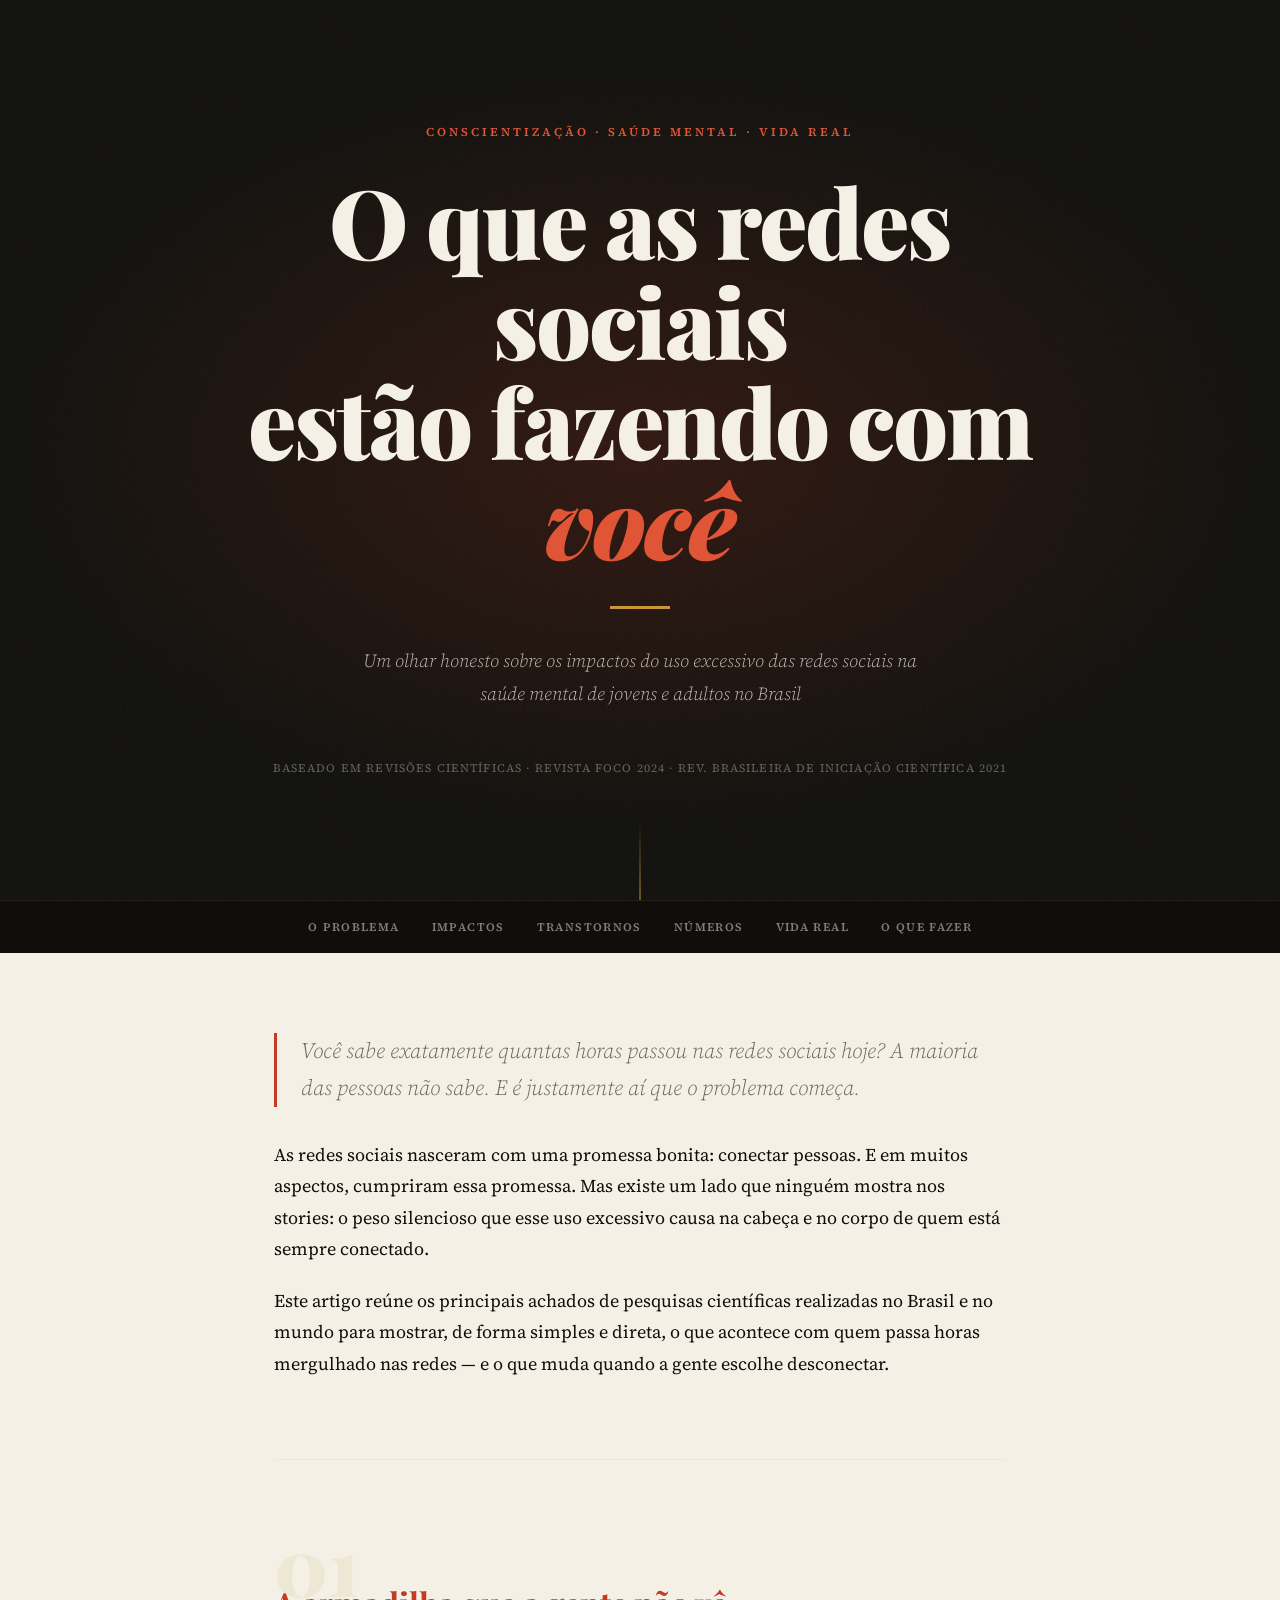
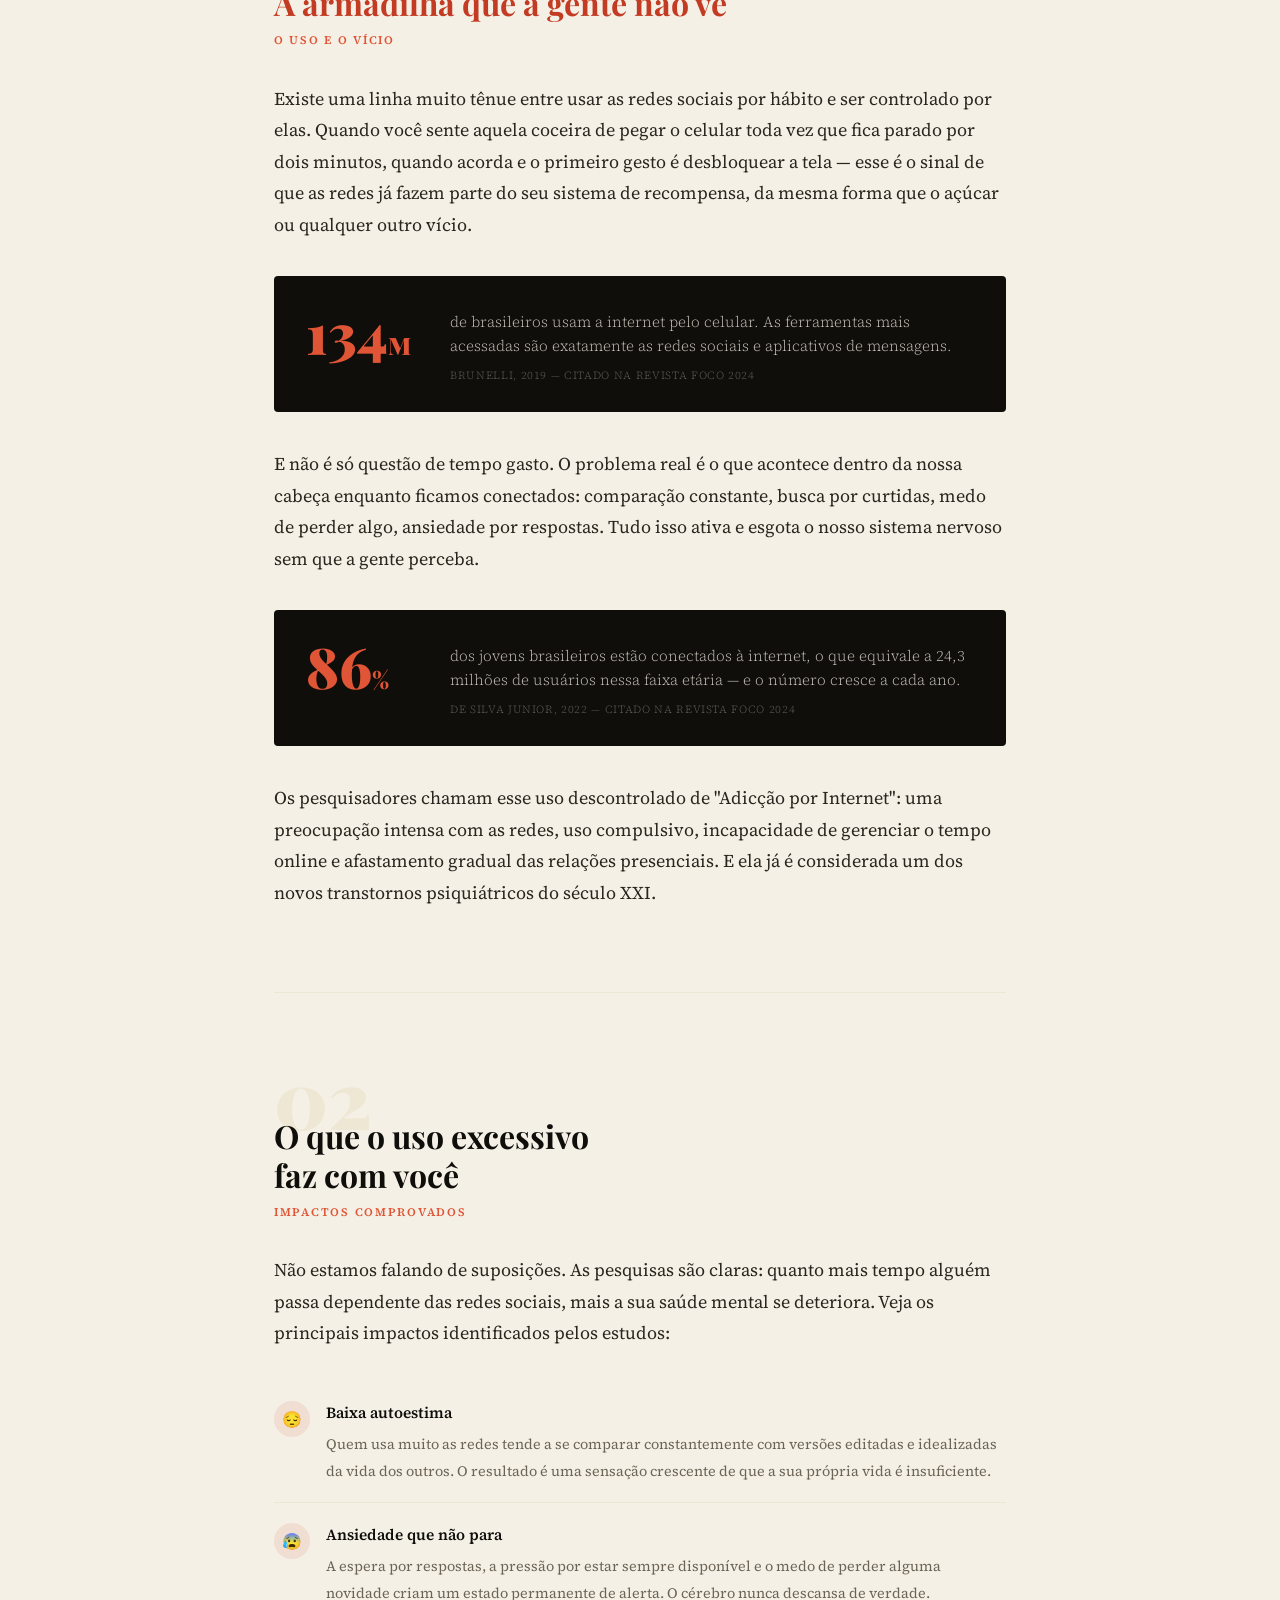
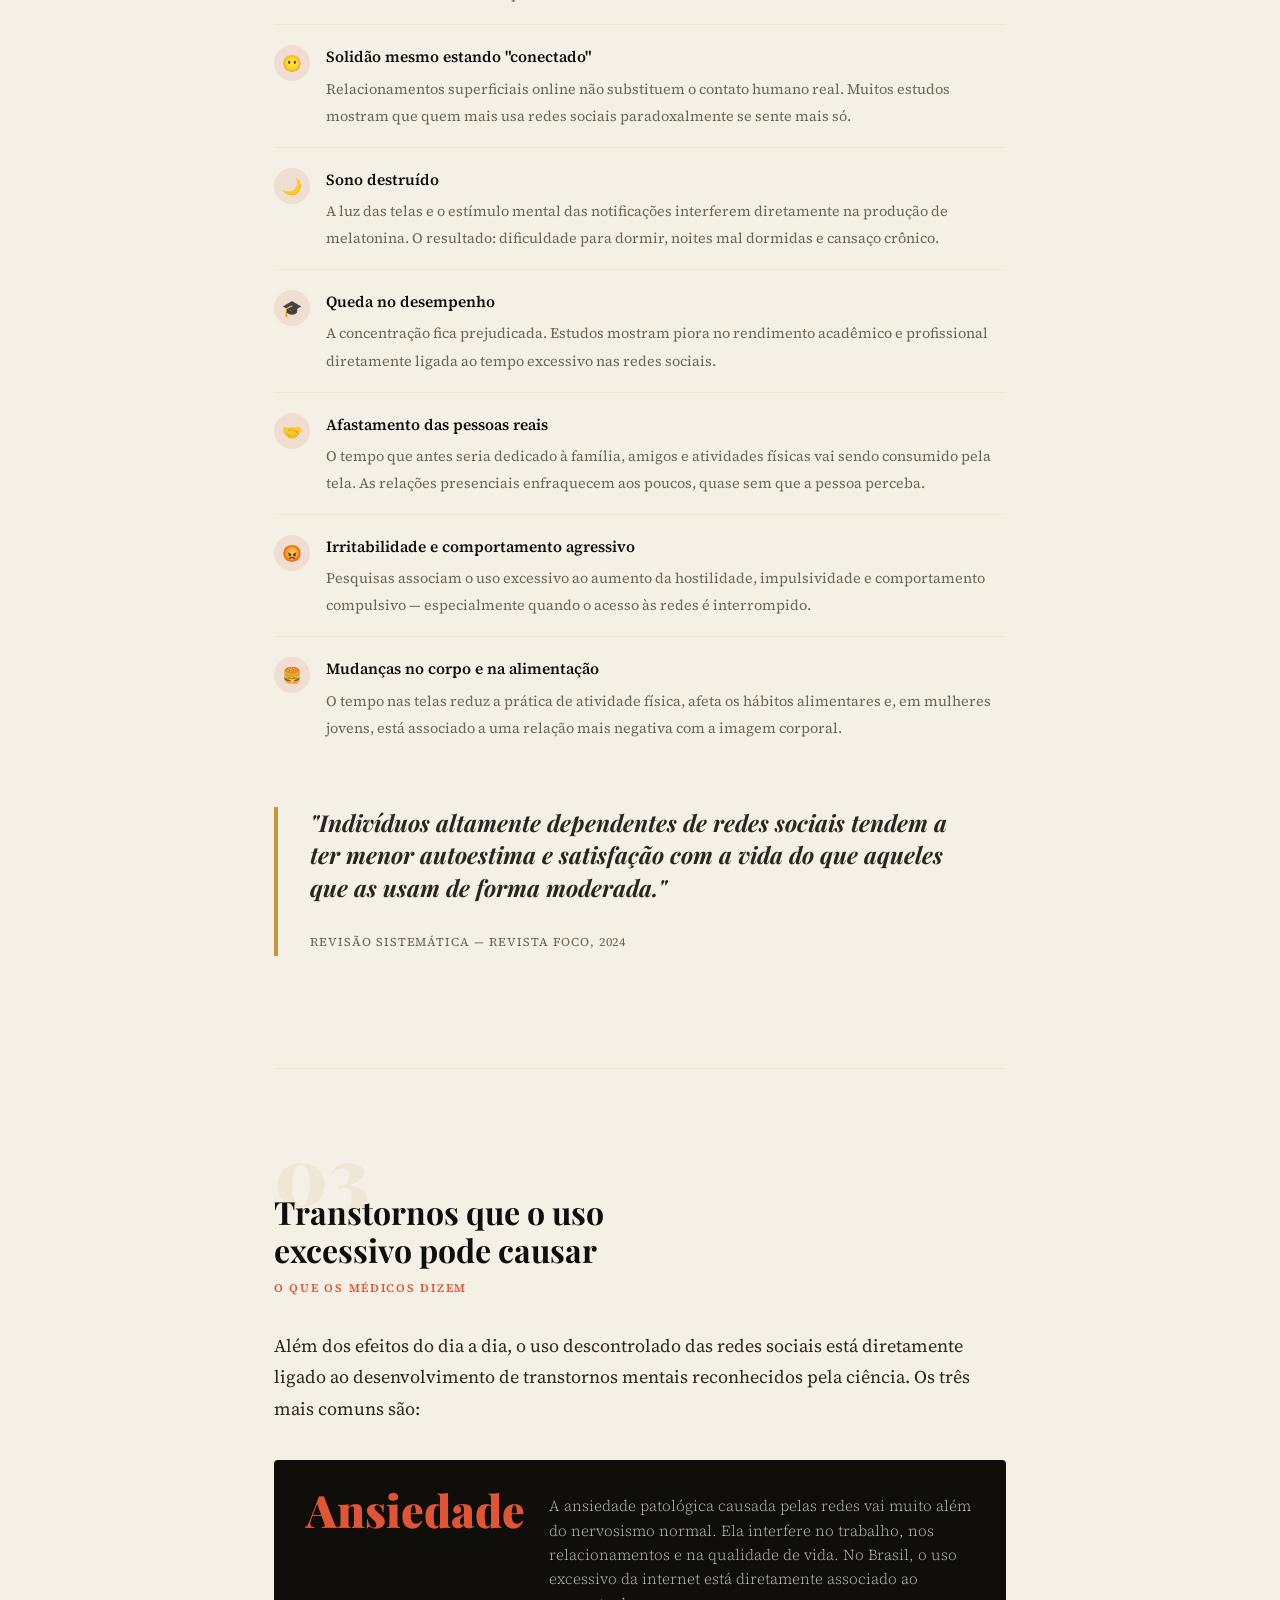
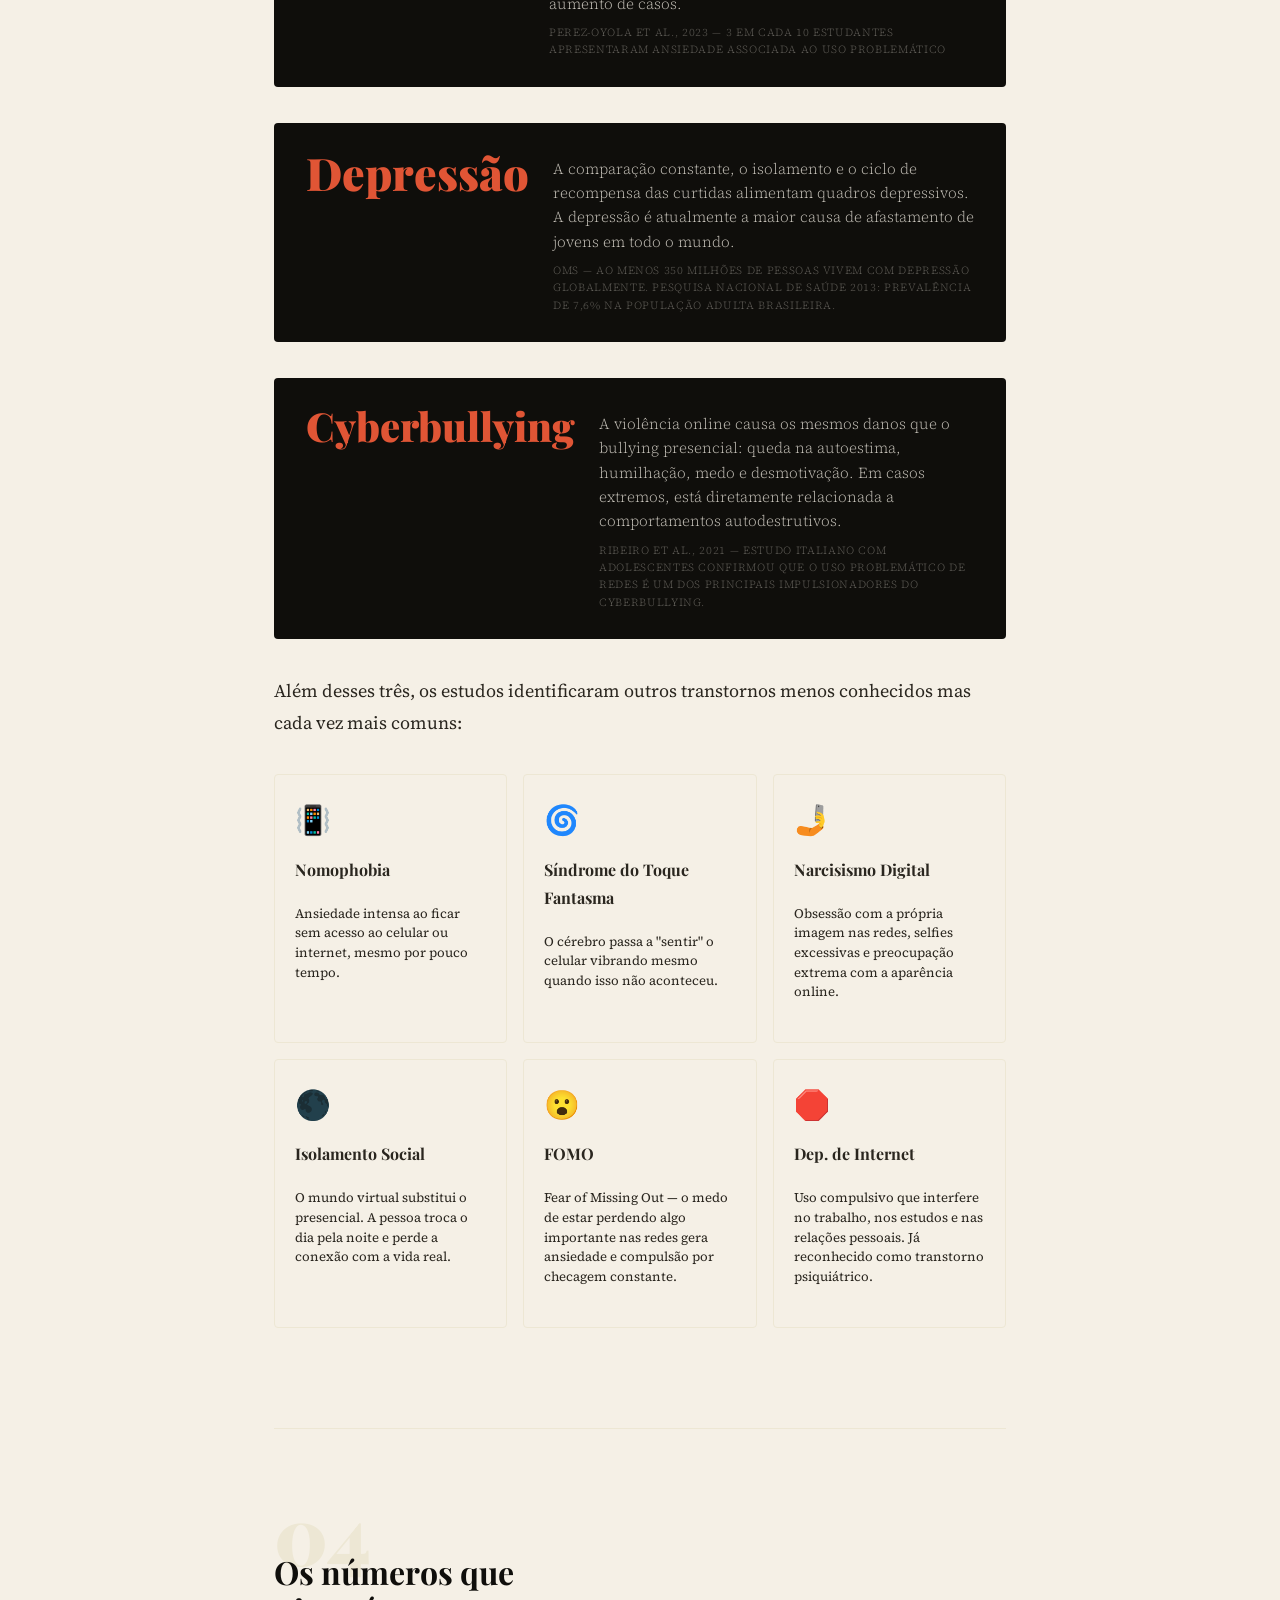
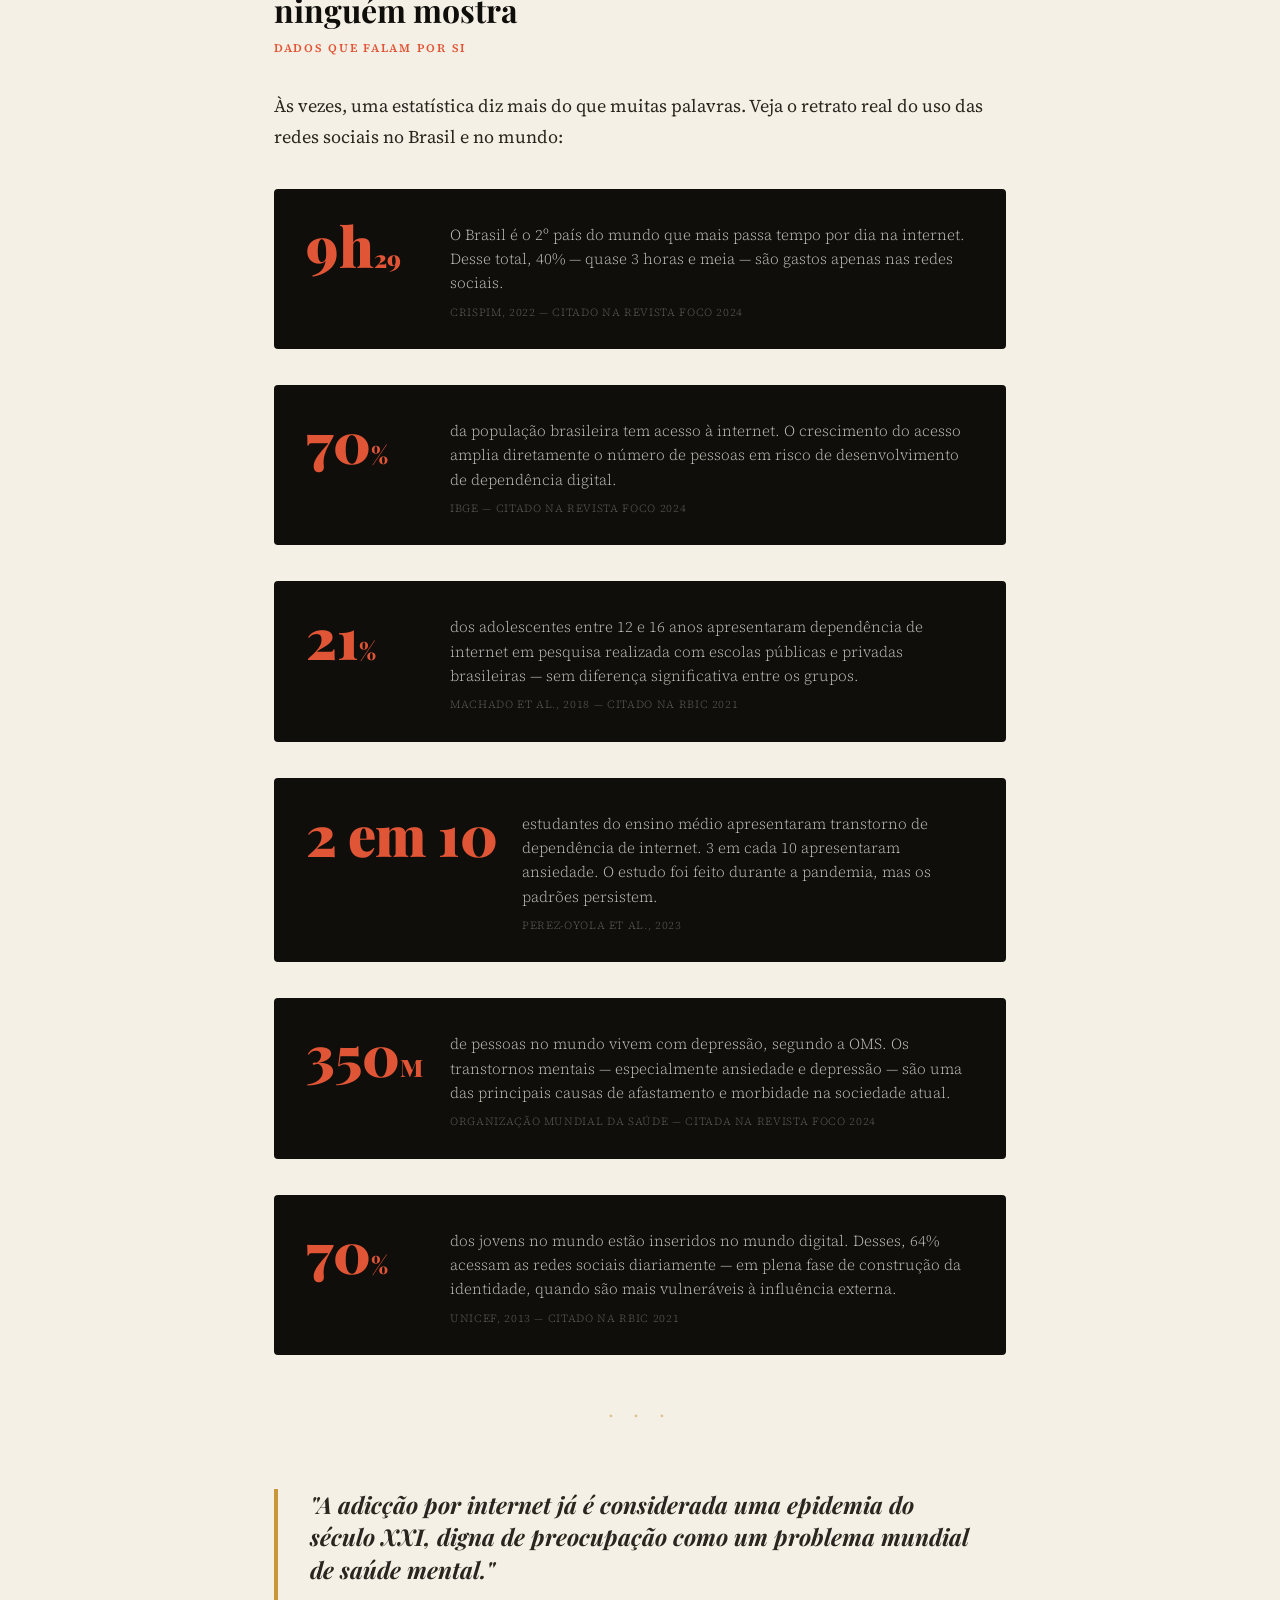
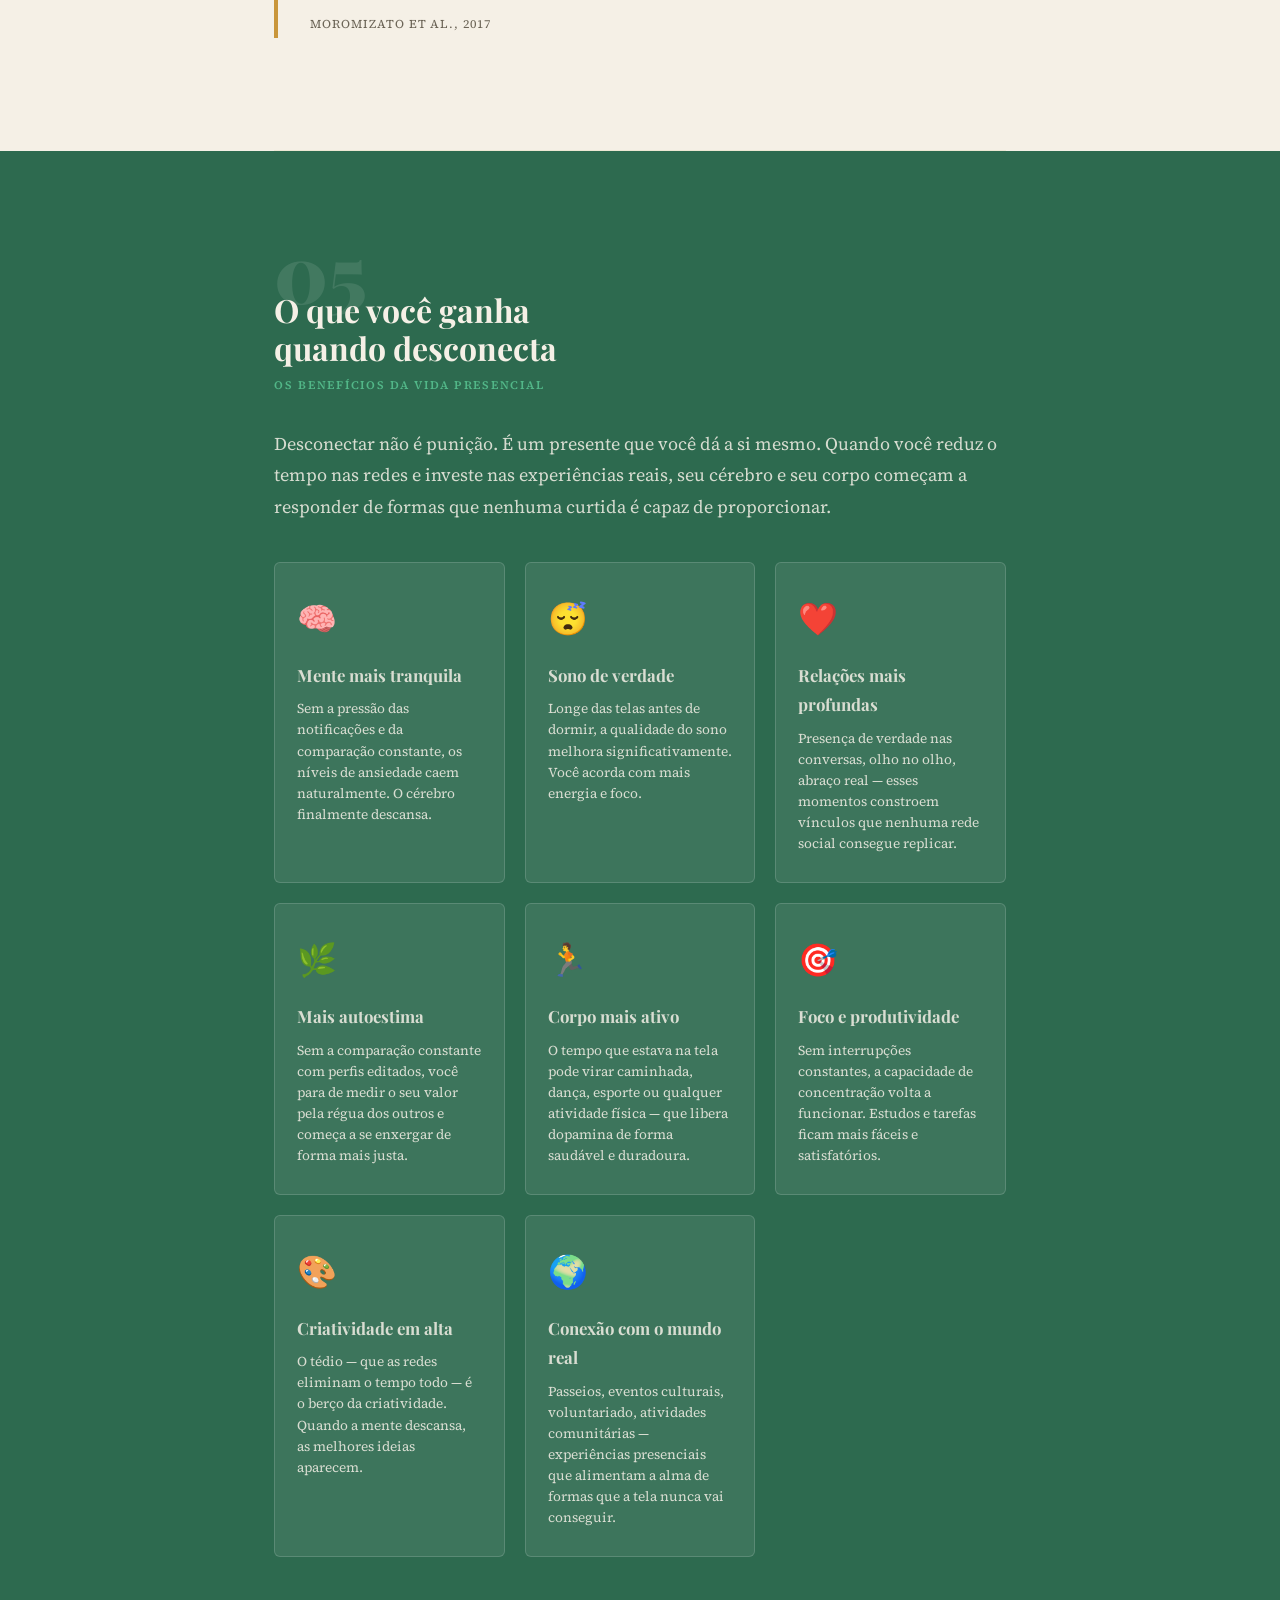
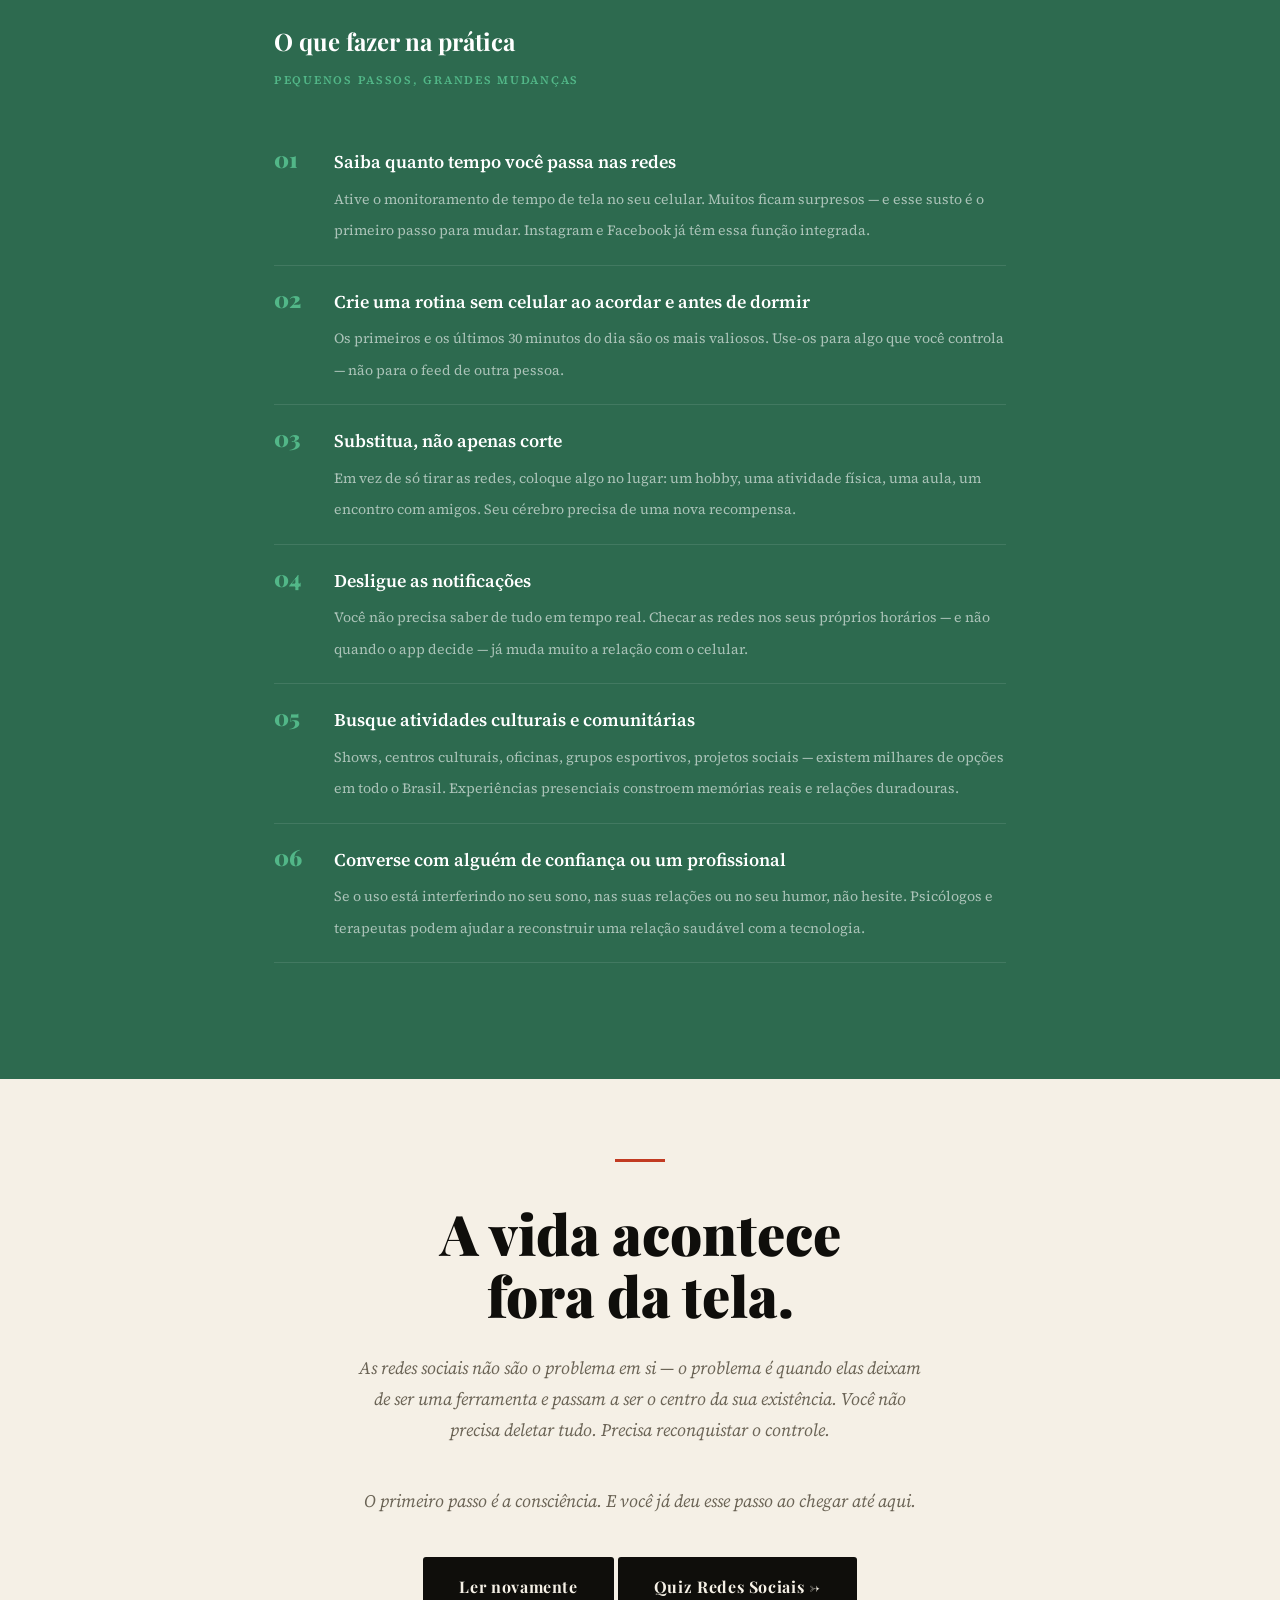
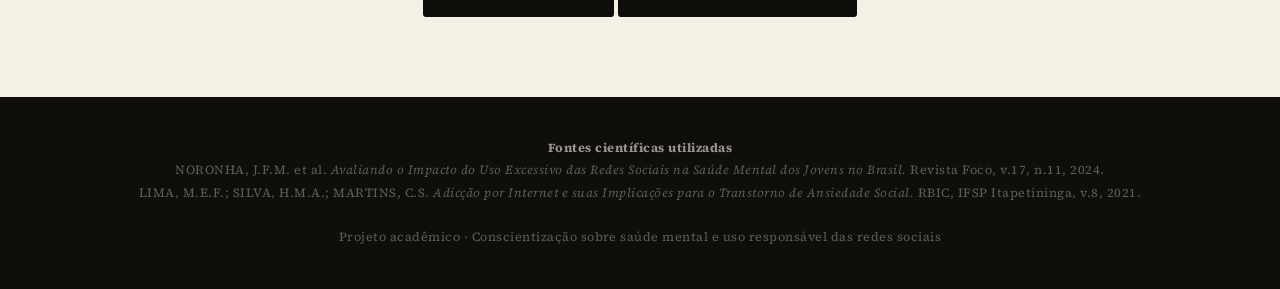
<file: index.html>
<!DOCTYPE html>
<html lang="pt-BR">
<head>
  <meta charset="UTF-8" />
  <meta name="viewport" content="width=device-width, initial-scale=1.0" />
  <title>Desconecte-se para Viver — O que as redes sociais estão fazendo com você</title>
  <link rel="preconnect" href="https://fonts.googleapis.com" />
  <link rel="preconnect" href="https://fonts.gstatic.com" crossorigin />
  <link href="https://fonts.googleapis.com/css2?family=Playfair+Display:ital,wght@0,700;0,900;1,700&family=Source+Serif+4:ital,wght@0,300;0,400;0,600;1,300;1,400&display=swap" rel="stylesheet" />
  <style>
    :root {
      --preto:      #0f0e0b;
      --creme:      #f5f0e6;
      --creme2:     #ede7d4;
      --vermelho:   #c23b22;
      --vermelho2:  #e05535;
      --dourado:    #c9963a;
      --cinza:      #6b6456;
      --verde-vida: #2d6a4f;
      --verde-claro:#52b788;
    }

    * { box-sizing: border-box; margin: 0; padding: 0; }

    html { scroll-behavior: smooth; }

    body {
      font-family: 'Source Serif 4', Georgia, serif;
      background: var(--creme);
      color: var(--preto);
      font-size: 18px;
      line-height: 1.75;
    }

    /* ── CAPA ── */
    .capa {
      background: var(--preto);
      color: var(--creme);
      min-height: 100vh;
      display: flex;
      flex-direction: column;
      justify-content: center;
      align-items: center;
      text-align: center;
      padding: 60px 32px;
      position: relative;
      overflow: hidden;
    }

    .capa::before {
      content: '';
      position: absolute;
      inset: 0;
      background:
        radial-gradient(ellipse 70% 60% at 50% 50%, rgba(194,59,34,.18) 0%, transparent 70%),
        url("data:image/svg+xml,%3Csvg xmlns='http://www.w3.org/2000/svg' width='400' height='400'%3E%3Cfilter id='n'%3E%3CfeTurbulence type='fractalNoise' baseFrequency='.7' numOctaves='4'/%3E%3C/filter%3E%3Crect width='400' height='400' filter='url(%23n)' opacity='.06'/%3E%3C/svg%3E");
      background-size: cover, 400px 400px;
      pointer-events: none;
    }

    /* Linha decorativa */
    .capa::after {
      content: '';
      position: absolute;
      bottom: 0;
      left: 50%;
      transform: translateX(-50%);
      width: 1px;
      height: 80px;
      background: linear-gradient(to bottom, transparent, var(--dourado));
    }

    .capa__kicker {
      font-family: 'Source Serif 4', serif;
      font-size: .75rem;
      font-weight: 600;
      letter-spacing: .25em;
      text-transform: uppercase;
      color: var(--vermelho2);
      margin-bottom: 28px;
      position: relative;
      z-index: 1;
    }

    .capa__titulo {
      font-family: 'Playfair Display', Georgia, serif;
      font-size: clamp(2.8rem, 8vw, 6rem);
      font-weight: 900;
      line-height: 1.04;
      letter-spacing: -.02em;
      position: relative;
      z-index: 1;
      max-width: 900px;
    }

    .capa__titulo em {
      font-style: italic;
      color: var(--vermelho2);
    }

    .capa__linha {
      width: 60px;
      height: 3px;
      background: var(--dourado);
      margin: 36px auto;
      position: relative;
      z-index: 1;
    }

    .capa__subtitulo {
      font-size: 1.15rem;
      font-weight: 300;
      color: rgba(245,240,230,.75);
      max-width: 600px;
      position: relative;
      z-index: 1;
      font-style: italic;
    }

    .capa__fonte {
      margin-top: 48px;
      font-size: .72rem;
      color: rgba(245,240,230,.35);
      letter-spacing: .1em;
      text-transform: uppercase;
      position: relative;
      z-index: 1;
    }

    /* ── NAVEGAÇÃO ── */
    .nav-ancora {
      background: var(--preto);
      border-top: 1px solid rgba(255,255,255,.08);
      padding: 16px 32px;
      display: flex;
      justify-content: center;
      gap: 32px;
      flex-wrap: wrap;
      position: sticky;
      top: 0;
      z-index: 100;
    }

    .nav-ancora a {
      color: rgba(245,240,230,.5);
      text-decoration: none;
      font-size: .72rem;
      letter-spacing: .12em;
      text-transform: uppercase;
      font-weight: 600;
      transition: color .2s;
    }

    .nav-ancora a:hover { color: var(--vermelho2); }

    /* ── LAYOUT GERAL ── */
    .artigo {
      max-width: 780px;
      margin: 0 auto;
      padding: 0 24px;
    }

    /* ── INTRO ── */
    .intro {
      padding: 80px 0 60px;
      border-bottom: 1px solid var(--creme2);
    }

    .intro__lead {
      font-size: 1.35rem;
      font-weight: 300;
      font-style: italic;
      color: var(--cinza);
      line-height: 1.7;
      padding-left: 24px;
      border-left: 3px solid var(--vermelho);
      margin-bottom: 32px;
    }

    .intro__corpo p { margin-bottom: 20px; }

    /* ── SEÇÕES ── */
    .secao {
      padding: 64px 0;
      border-bottom: 1px solid var(--creme2);
    }

    .secao__numero {
      font-family: 'Playfair Display', serif;
      font-size: 5rem;
      font-weight: 900;
      color: var(--creme2);
      line-height: 1;
      margin-bottom: -20px;
      user-select: none;
    }

    .secao__titulo {
      font-family: 'Playfair Display', serif;
      font-size: 2rem;
      font-weight: 700;
      line-height: 1.2;
      margin-bottom: 8px;
      color: var(--preto);
    }

    .secao__titulo--vermelho { color: var(--vermelho); }

    .secao__subtag {
      font-size: .72rem;
      font-weight: 600;
      letter-spacing: .15em;
      text-transform: uppercase;
      color: var(--vermelho2);
      margin-bottom: 32px;
      display: block;
    }

    .secao p { margin-bottom: 20px; color: #2a261f; }

    /* ── DADO NUMÉRICO ── */
    .dado {
      background: var(--preto);
      color: var(--creme);
      border-radius: 4px;
      padding: 28px 32px;
      margin: 36px 0;
      display: flex;
      align-items: flex-start;
      gap: 24px;
    }

    .dado__numero {
      font-family: 'Playfair Display', serif;
      font-size: 3.5rem;
      font-weight: 900;
      color: var(--vermelho2);
      line-height: 1;
      flex-shrink: 0;
      min-width: 120px;
    }

    .dado__texto {
      font-size: .95rem;
      font-weight: 300;
      color: rgba(245,240,230,.8);
      line-height: 1.6;
      padding-top: 6px;
    }

    .dado__fonte {
      font-size: .68rem;
      color: rgba(245,240,230,.35);
      display: block;
      margin-top: 8px;
      letter-spacing: .06em;
      text-transform: uppercase;
    }

    /* ── LISTA DE DOENÇAS ── */
    .doencas-grid {
      display: grid;
      grid-template-columns: repeat(auto-fill, minmax(200px, 1fr));
      gap: 16px;
      margin: 36px 0;
    }

    .doenca-card {
      border: 1.5px solid var(--creme2);
      border-radius: 4px;
      padding: 20px;
      transition: border-color .2s, transform .2s;
    }

    .doenca-card:hover {
      border-color: var(--vermelho);
      transform: translateY(-3px);
    }

    .doenca-card__icon { font-size: 1.8rem; margin-bottom: 10px; }

    .doenca-card__nome {
      font-family: 'Playfair Display', serif;
      font-size: 1rem;
      font-weight: 700;
      margin-bottom: 6px;
    }

    .doenca-card__desc {
      font-size: .82rem;
      color: var(--cinza);
      line-height: 1.5;
    }

    /* ── CITAÇÃO DESTAQUE ── */
    .citacao {
      margin: 48px 0;
      padding: 0 32px;
      border-left: 4px solid var(--dourado);
    }

    .citacao__texto {
      font-family: 'Playfair Display', serif;
      font-size: 1.45rem;
      font-style: italic;
      font-weight: 700;
      line-height: 1.4;
      color: var(--preto);
      margin-bottom: 12px;
    }

    .citacao__autor {
      font-size: .75rem;
      color: var(--cinza);
      letter-spacing: .08em;
      text-transform: uppercase;
    }

    /* ── IMPACTOS LISTADOS ── */
    .impacto-lista {
      list-style: none;
      margin: 32px 0;
    }

    .impacto-lista li {
      display: flex;
      align-items: flex-start;
      gap: 16px;
      padding: 18px 0;
      border-bottom: 1px solid var(--creme2);
      font-size: .97rem;
    }

    .impacto-lista li:last-child { border-bottom: none; }

    .impacto-lista__icone {
      width: 36px;
      height: 36px;
      border-radius: 50%;
      background: rgba(194,59,34,.1);
      display: flex;
      align-items: center;
      justify-content: center;
      font-size: 1rem;
      flex-shrink: 0;
      margin-top: 2px;
    }

    .impacto-lista__corpo strong {
      display: block;
      font-weight: 600;
      margin-bottom: 4px;
      color: var(--preto);
    }

    .impacto-lista__corpo span {
      color: var(--cinza);
      font-size: .9rem;
      line-height: 1.55;
    }

    /* ── SEÇÃO VIDA REAL (verde) ── */
    .secao-vida {
      background: var(--verde-vida);
      color: var(--creme);
      padding: 80px 0;
    }

    .secao-vida .artigo { padding-top: 0; padding-bottom: 0; }

    .secao-vida .secao__numero { color: rgba(255,255,255,.1); }

    .secao-vida .secao__titulo { color: var(--creme); }

    .secao-vida .secao__subtag { color: var(--verde-claro); }

    .secao-vida p { color: rgba(245,240,230,.85); }

    .beneficio-grid {
      display: grid;
      grid-template-columns: repeat(auto-fill, minmax(220px, 1fr));
      gap: 20px;
      margin-top: 40px;
    }

    .beneficio-card {
      background: rgba(255,255,255,.08);
      border: 1px solid rgba(255,255,255,.15);
      border-radius: 6px;
      padding: 28px 22px;
      transition: background .2s, transform .2s;
    }

    .beneficio-card:hover {
      background: rgba(255,255,255,.14);
      transform: translateY(-4px);
    }

    .beneficio-card__icon { font-size: 2rem; margin-bottom: 14px; }

    .beneficio-card__titulo {
      font-family: 'Playfair Display', serif;
      font-size: 1.05rem;
      font-weight: 700;
      color: #fff;
      margin-bottom: 8px;
    }

    .beneficio-card__desc {
      font-size: .85rem;
      color: rgba(255,255,255,.65);
      line-height: 1.55;
    }

    /* ── DICAS PRÁTICAS ── */
    .dicas {
      counter-reset: dica;
      list-style: none;
      margin: 36px 0;
    }

    .dicas li {
      counter-increment: dica;
      display: flex;
      gap: 20px;
      align-items: flex-start;
      padding: 20px 0;
      border-bottom: 1px solid rgba(255,255,255,.1);
    }

    .dicas li::before {
      content: counter(dica, decimal-leading-zero);
      font-family: 'Playfair Display', serif;
      font-size: 1.4rem;
      font-weight: 900;
      color: var(--verde-claro);
      flex-shrink: 0;
      min-width: 40px;
      line-height: 1.2;
    }

    .dicas__corpo strong {
      display: block;
      font-weight: 600;
      margin-bottom: 4px;
      color: #fff;
    }

    .dicas__corpo span {
      font-size: .88rem;
      color: rgba(255,255,255,.6);
      line-height: 1.55;
    }

    /* ── CONCLUSÃO ── */
    .conclusao {
      padding: 80px 0;
      text-align: center;
    }

    .conclusao__titulo {
      font-family: 'Playfair Display', serif;
      font-size: clamp(2rem, 5vw, 3.5rem);
      font-weight: 900;
      line-height: 1.1;
      margin-bottom: 28px;
    }

    .conclusao__texto {
      font-size: 1.1rem;
      color: var(--cinza);
      max-width: 580px;
      margin: 0 auto 40px;
      font-style: italic;
    }

    .conclusao__linha {
      width: 50px;
      height: 3px;
      background: var(--vermelho);
      margin: 0 auto 40px;
    }

    .cta {
      display: inline-block;
      background: var(--preto);
      color: var(--creme);
      font-family: 'Playfair Display', serif;
      font-weight: 700;
      font-size: 1rem;
      padding: 16px 36px;
      border-radius: 3px;
      text-decoration: none;
      letter-spacing: .04em;
      transition: background .2s, transform .2s;
    }

    .cta:hover {
      background: var(--vermelho);
      transform: translateY(-2px);
    }

    /* ── RODAPÉ ── */
    .rodape {
      background: var(--preto);
      color: rgba(245,240,230,.35);
      text-align: center;
      padding: 40px 24px;
      font-size: .78rem;
      line-height: 1.8;
      letter-spacing: .04em;
    }

    .rodape strong { color: rgba(245,240,230,.6); }

    /* ── SEPARADOR ── */
    .sep {
      text-align: center;
      color: var(--dourado);
      font-size: 1.2rem;
      letter-spacing: .4em;
      padding: 8px 0;
      opacity: .5;
    }

    /* ── RESPONSIVO ── */
    @media (max-width: 640px) {
      .dado { flex-direction: column; gap: 12px; }
      .dado__numero { font-size: 2.8rem; min-width: auto; }
      .nav-ancora { gap: 16px; }
      .nav-ancora a { font-size: .65rem; }
    }

    /* ── ANIMAÇÕES ── */
    @keyframes fadeUp {
      from { opacity: 0; transform: translateY(20px); }
      to   { opacity: 1; transform: translateY(0); }
    }

    .capa__kicker  { animation: fadeUp .6s ease .2s both; }
    .capa__titulo  { animation: fadeUp .6s ease .4s both; }
    .capa__linha   { animation: fadeUp .6s ease .6s both; }
    .capa__subtitulo { animation: fadeUp .6s ease .8s both; }
    .capa__fonte   { animation: fadeUp .6s ease 1s both; }
  </style>
</head>
<body>

<!-- ══════════════ CAPA ══════════════ -->
<section class="capa">
  <p class="capa__kicker">Conscientização · Saúde Mental · Vida Real</p>
  <h1 class="capa__titulo">O que as redes sociais<br>estão fazendo com <em>você</em></h1>
  <div class="capa__linha"></div>
  <p class="capa__subtitulo">Um olhar honesto sobre os impactos do uso excessivo das redes sociais na saúde mental de jovens e adultos no Brasil</p>
  <p class="capa__fonte">Baseado em revisões científicas · Revista Foco 2024 · Rev. Brasileira de Iniciação Científica 2021</p>
</section>

<!-- ══════════════ NAV ══════════════ -->
<nav class="nav-ancora">
  <a href="#problema">O Problema</a>
  <a href="#impactos">Impactos</a>
  <a href="#doencas">Transtornos</a>
  <a href="#numeros">Números</a>
  <a href="#vida-real">Vida Real</a>
  <a href="#dicas">O que fazer</a>
</nav>

<article class="artigo">

  <!-- ══════════════ INTRO ══════════════ -->
  <section class="intro">
    <p class="intro__lead">
      Você sabe exatamente quantas horas passou nas redes sociais hoje? A maioria das pessoas não sabe. E é justamente aí que o problema começa.
    </p>
    <div class="intro__corpo">
      <p>As redes sociais nasceram com uma promessa bonita: conectar pessoas. E em muitos aspectos, cumpriram essa promessa. Mas existe um lado que ninguém mostra nos stories: o peso silencioso que esse uso excessivo causa na cabeça e no corpo de quem está sempre conectado.</p>
      <p>Este artigo reúne os principais achados de pesquisas científicas realizadas no Brasil e no mundo para mostrar, de forma simples e direta, o que acontece com quem passa horas mergulhado nas redes — e o que muda quando a gente escolhe desconectar.</p>
    </div>
  </section>

  <!-- ══════════════ O PROBLEMA ══════════════ -->
  <section class="secao" id="problema">
    <div class="secao__numero">01</div>
    <h2 class="secao__titulo secao__titulo--vermelho">A armadilha que a gente não vê</h2>
    <span class="secao__subtag">O uso e o vício</span>

    <p>Existe uma linha muito tênue entre usar as redes sociais por hábito e ser controlado por elas. Quando você sente aquela coceira de pegar o celular toda vez que fica parado por dois minutos, quando acorda e o primeiro gesto é desbloquear a tela — esse é o sinal de que as redes já fazem parte do seu sistema de recompensa, da mesma forma que o açúcar ou qualquer outro vício.</p>

    <div class="dado">
      <div class="dado__numero">134<span style="font-size:1.5rem">M</span></div>
      <div class="dado__texto">
        de brasileiros usam a internet pelo celular. As ferramentas mais acessadas são exatamente as redes sociais e aplicativos de mensagens.
        <span class="dado__fonte">Brunelli, 2019 — citado na Revista Foco 2024</span>
      </div>
    </div>

    <p>E não é só questão de tempo gasto. O problema real é o que acontece dentro da nossa cabeça enquanto ficamos conectados: comparação constante, busca por curtidas, medo de perder algo, ansiedade por respostas. Tudo isso ativa e esgota o nosso sistema nervoso sem que a gente perceba.</p>

    <div class="dado">
      <div class="dado__numero">86<span style="font-size:1.5rem">%</span></div>
      <div class="dado__texto">
        dos jovens brasileiros estão conectados à internet, o que equivale a 24,3 milhões de usuários nessa faixa etária — e o número cresce a cada ano.
        <span class="dado__fonte">De Silva Junior, 2022 — citado na Revista Foco 2024</span>
      </div>
    </div>

    <p>Os pesquisadores chamam esse uso descontrolado de "Adicção por Internet": uma preocupação intensa com as redes, uso compulsivo, incapacidade de gerenciar o tempo online e afastamento gradual das relações presenciais. E ela já é considerada um dos novos transtornos psiquiátricos do século XXI.</p>
  </section>

  <!-- ══════════════ IMPACTOS ══════════════ -->
  <section class="secao" id="impactos">
    <div class="secao__numero">02</div>
    <h2 class="secao__titulo">O que o uso excessivo<br>faz com você</h2>
    <span class="secao__subtag">Impactos comprovados</span>

    <p>Não estamos falando de suposições. As pesquisas são claras: quanto mais tempo alguém passa dependente das redes sociais, mais a sua saúde mental se deteriora. Veja os principais impactos identificados pelos estudos:</p>

    <ul class="impacto-lista">
      <li>
        <div class="impacto-lista__icone">😔</div>
        <div class="impacto-lista__corpo">
          <strong>Baixa autoestima</strong>
          <span>Quem usa muito as redes tende a se comparar constantemente com versões editadas e idealizadas da vida dos outros. O resultado é uma sensação crescente de que a sua própria vida é insuficiente.</span>
        </div>
      </li>
      <li>
        <div class="impacto-lista__icone">😰</div>
        <div class="impacto-lista__corpo">
          <strong>Ansiedade que não para</strong>
          <span>A espera por respostas, a pressão por estar sempre disponível e o medo de perder alguma novidade criam um estado permanente de alerta. O cérebro nunca descansa de verdade.</span>
        </div>
      </li>
      <li>
        <div class="impacto-lista__icone">😶</div>
        <div class="impacto-lista__corpo">
          <strong>Solidão mesmo estando "conectado"</strong>
          <span>Relacionamentos superficiais online não substituem o contato humano real. Muitos estudos mostram que quem mais usa redes sociais paradoxalmente se sente mais só.</span>
        </div>
      </li>
      <li>
        <div class="impacto-lista__icone">🌙</div>
        <div class="impacto-lista__corpo">
          <strong>Sono destruído</strong>
          <span>A luz das telas e o estímulo mental das notificações interferem diretamente na produção de melatonina. O resultado: dificuldade para dormir, noites mal dormidas e cansaço crônico.</span>
        </div>
      </li>
      <li>
        <div class="impacto-lista__icone">🎓</div>
        <div class="impacto-lista__corpo">
          <strong>Queda no desempenho</strong>
          <span>A concentração fica prejudicada. Estudos mostram piora no rendimento acadêmico e profissional diretamente ligada ao tempo excessivo nas redes sociais.</span>
        </div>
      </li>
      <li>
        <div class="impacto-lista__icone">🤝</div>
        <div class="impacto-lista__corpo">
          <strong>Afastamento das pessoas reais</strong>
          <span>O tempo que antes seria dedicado à família, amigos e atividades físicas vai sendo consumido pela tela. As relações presenciais enfraquecem aos poucos, quase sem que a pessoa perceba.</span>
        </div>
      </li>
      <li>
        <div class="impacto-lista__icone">😡</div>
        <div class="impacto-lista__corpo">
          <strong>Irritabilidade e comportamento agressivo</strong>
          <span>Pesquisas associam o uso excessivo ao aumento da hostilidade, impulsividade e comportamento compulsivo — especialmente quando o acesso às redes é interrompido.</span>
        </div>
      </li>
      <li>
        <div class="impacto-lista__icone">🍔</div>
        <div class="impacto-lista__corpo">
          <strong>Mudanças no corpo e na alimentação</strong>
          <span>O tempo nas telas reduz a prática de atividade física, afeta os hábitos alimentares e, em mulheres jovens, está associado a uma relação mais negativa com a imagem corporal.</span>
        </div>
      </li>
    </ul>

    <div class="citacao">
      <p class="citacao__texto">"Indivíduos altamente dependentes de redes sociais tendem a ter menor autoestima e satisfação com a vida do que aqueles que as usam de forma moderada."</p>
      <span class="citacao__autor">Revisão sistemática — Revista Foco, 2024</span>
    </div>
  </section>

  <!-- ══════════════ TRANSTORNOS ══════════════ -->
  <section class="secao" id="doencas">
    <div class="secao__numero">03</div>
    <h2 class="secao__titulo">Transtornos que o uso<br>excessivo pode causar</h2>
    <span class="secao__subtag">O que os médicos dizem</span>

    <p>Além dos efeitos do dia a dia, o uso descontrolado das redes sociais está diretamente ligado ao desenvolvimento de transtornos mentais reconhecidos pela ciência. Os três mais comuns são:</p>

    <div class="dado">
      <div class="dado__numero" style="color: var(--vermelho2); font-size:2.8rem;">Ansiedade</div>
      <div class="dado__texto">
        A ansiedade patológica causada pelas redes vai muito além do nervosismo normal. Ela interfere no trabalho, nos relacionamentos e na qualidade de vida. No Brasil, o uso excessivo da internet está diretamente associado ao aumento de casos.
        <span class="dado__fonte">Perez-Oyola et al., 2023 — 3 em cada 10 estudantes apresentaram ansiedade associada ao uso problemático</span>
      </div>
    </div>

    <div class="dado">
      <div class="dado__numero" style="color: var(--vermelho2); font-size:2.8rem;">Depressão</div>
      <div class="dado__texto">
        A comparação constante, o isolamento e o ciclo de recompensa das curtidas alimentam quadros depressivos. A depressão é atualmente a maior causa de afastamento de jovens em todo o mundo.
        <span class="dado__fonte">OMS — ao menos 350 milhões de pessoas vivem com depressão globalmente. Pesquisa Nacional de Saúde 2013: prevalência de 7,6% na população adulta brasileira.</span>
      </div>
    </div>

    <div class="dado">
      <div class="dado__numero" style="color: var(--vermelho2); font-size:2.5rem;">Cyberbullying</div>
      <div class="dado__texto">
        A violência online causa os mesmos danos que o bullying presencial: queda na autoestima, humilhação, medo e desmotivação. Em casos extremos, está diretamente relacionada a comportamentos autodestrutivos.
        <span class="dado__fonte">Ribeiro et al., 2021 — estudo italiano com adolescentes confirmou que o uso problemático de redes é um dos principais impulsionadores do cyberbullying.</span>
      </div>
    </div>

    <p>Além desses três, os estudos identificaram outros transtornos menos conhecidos mas cada vez mais comuns:</p>

    <div class="doencas-grid">
      <div class="doenca-card">
        <div class="doenca-card__icon">📳</div>
        <p class="doenca-card__nome">Nomophobia</p>
        <p class="doenca-card__desc">Ansiedade intensa ao ficar sem acesso ao celular ou internet, mesmo por pouco tempo.</p>
      </div>
      <div class="doenca-card">
        <div class="doenca-card__icon">🌀</div>
        <p class="doenca-card__nome">Síndrome do Toque Fantasma</p>
        <p class="doenca-card__desc">O cérebro passa a "sentir" o celular vibrando mesmo quando isso não aconteceu.</p>
      </div>
      <div class="doenca-card">
        <div class="doenca-card__icon">🤳</div>
        <p class="doenca-card__nome">Narcisismo Digital</p>
        <p class="doenca-card__desc">Obsessão com a própria imagem nas redes, selfies excessivas e preocupação extrema com a aparência online.</p>
      </div>
      <div class="doenca-card">
        <div class="doenca-card__icon">🌑</div>
        <p class="doenca-card__nome">Isolamento Social</p>
        <p class="doenca-card__desc">O mundo virtual substitui o presencial. A pessoa troca o dia pela noite e perde a conexão com a vida real.</p>
      </div>
      <div class="doenca-card">
        <div class="doenca-card__icon">😮</div>
        <p class="doenca-card__nome">FOMO</p>
        <p class="doenca-card__desc">Fear of Missing Out — o medo de estar perdendo algo importante nas redes gera ansiedade e compulsão por checagem constante.</p>
      </div>
      <div class="doenca-card">
        <div class="doenca-card__icon">🛑</div>
        <p class="doenca-card__nome">Dep. de Internet</p>
        <p class="doenca-card__desc">Uso compulsivo que interfere no trabalho, nos estudos e nas relações pessoais. Já reconhecido como transtorno psiquiátrico.</p>
      </div>
    </div>
  </section>

  <!-- ══════════════ NÚMEROS ══════════════ -->
  <section class="secao" id="numeros">
    <div class="secao__numero">04</div>
    <h2 class="secao__titulo">Os números que<br>ninguém mostra</h2>
    <span class="secao__subtag">Dados que falam por si</span>

    <p>Às vezes, uma estatística diz mais do que muitas palavras. Veja o retrato real do uso das redes sociais no Brasil e no mundo:</p>

    <div class="dado">
      <div class="dado__numero">9h<span style="font-size:1.5rem">29</span></div>
      <div class="dado__texto">
        O Brasil é o 2º país do mundo que mais passa tempo por dia na internet. Desse total, 40% — quase 3 horas e meia — são gastos apenas nas redes sociais.
        <span class="dado__fonte">CRISPIM, 2022 — citado na Revista Foco 2024</span>
      </div>
    </div>

    <div class="dado">
      <div class="dado__numero">70<span style="font-size:1.5rem">%</span></div>
      <div class="dado__texto">
        da população brasileira tem acesso à internet. O crescimento do acesso amplia diretamente o número de pessoas em risco de desenvolvimento de dependência digital.
        <span class="dado__fonte">IBGE — citado na Revista Foco 2024</span>
      </div>
    </div>

    <div class="dado">
      <div class="dado__numero">21<span style="font-size:1.5rem">%</span></div>
      <div class="dado__texto">
        dos adolescentes entre 12 e 16 anos apresentaram dependência de internet em pesquisa realizada com escolas públicas e privadas brasileiras — sem diferença significativa entre os grupos.
        <span class="dado__fonte">Machado et al., 2018 — citado na RBIC 2021</span>
      </div>
    </div>

    <div class="dado">
      <div class="dado__numero">2 em 10</div>
      <div class="dado__texto">
        estudantes do ensino médio apresentaram transtorno de dependência de internet. 3 em cada 10 apresentaram ansiedade. O estudo foi feito durante a pandemia, mas os padrões persistem.
        <span class="dado__fonte">Perez-Oyola et al., 2023</span>
      </div>
    </div>

    <div class="dado">
      <div class="dado__numero">350<span style="font-size:1.5rem">M</span></div>
      <div class="dado__texto">
        de pessoas no mundo vivem com depressão, segundo a OMS. Os transtornos mentais — especialmente ansiedade e depressão — são uma das principais causas de afastamento e morbidade na sociedade atual.
        <span class="dado__fonte">Organização Mundial da Saúde — citada na Revista Foco 2024</span>
      </div>
    </div>

    <div class="dado">
      <div class="dado__numero">70<span style="font-size:1.5rem">%</span></div>
      <div class="dado__texto">
        dos jovens no mundo estão inseridos no mundo digital. Desses, 64% acessam as redes sociais diariamente — em plena fase de construção da identidade, quando são mais vulneráveis à influência externa.
        <span class="dado__fonte">UNICEF, 2013 — citado na RBIC 2021</span>
      </div>
    </div>

    <div class="sep">· · ·</div>

    <div class="citacao">
      <p class="citacao__texto">"A adicção por internet já é considerada uma epidemia do século XXI, digna de preocupação como um problema mundial de saúde mental."</p>
      <span class="citacao__autor">Moromizato et al., 2017</span>
    </div>
  </section>

</article>

<!-- ══════════════ VIDA REAL ══════════════ -->
<section class="secao-vida" id="vida-real">
  <div class="artigo">
    <div class="secao__numero">05</div>
    <h2 class="secao__titulo">O que você ganha<br>quando desconecta</h2>
    <span class="secao__subtag">Os benefícios da vida presencial</span>

    <p>Desconectar não é punição. É um presente que você dá a si mesmo. Quando você reduz o tempo nas redes e investe nas experiências reais, seu cérebro e seu corpo começam a responder de formas que nenhuma curtida é capaz de proporcionar.</p>

    <div class="beneficio-grid">
      <div class="beneficio-card">
        <div class="beneficio-card__icon">🧠</div>
        <p class="beneficio-card__titulo">Mente mais tranquila</p>
        <p class="beneficio-card__desc">Sem a pressão das notificações e da comparação constante, os níveis de ansiedade caem naturalmente. O cérebro finalmente descansa.</p>
      </div>
      <div class="beneficio-card">
        <div class="beneficio-card__icon">😴</div>
        <p class="beneficio-card__titulo">Sono de verdade</p>
        <p class="beneficio-card__desc">Longe das telas antes de dormir, a qualidade do sono melhora significativamente. Você acorda com mais energia e foco.</p>
      </div>
      <div class="beneficio-card">
        <div class="beneficio-card__icon">❤️</div>
        <p class="beneficio-card__titulo">Relações mais profundas</p>
        <p class="beneficio-card__desc">Presença de verdade nas conversas, olho no olho, abraço real — esses momentos constroem vínculos que nenhuma rede social consegue replicar.</p>
      </div>
      <div class="beneficio-card">
        <div class="beneficio-card__icon">🌿</div>
        <p class="beneficio-card__titulo">Mais autoestima</p>
        <p class="beneficio-card__desc">Sem a comparação constante com perfis editados, você para de medir o seu valor pela régua dos outros e começa a se enxergar de forma mais justa.</p>
      </div>
      <div class="beneficio-card">
        <div class="beneficio-card__icon">🏃</div>
        <p class="beneficio-card__titulo">Corpo mais ativo</p>
        <p class="beneficio-card__desc">O tempo que estava na tela pode virar caminhada, dança, esporte ou qualquer atividade física — que libera dopamina de forma saudável e duradoura.</p>
      </div>
      <div class="beneficio-card">
        <div class="beneficio-card__icon">🎯</div>
        <p class="beneficio-card__titulo">Foco e produtividade</p>
        <p class="beneficio-card__desc">Sem interrupções constantes, a capacidade de concentração volta a funcionar. Estudos e tarefas ficam mais fáceis e satisfatórios.</p>
      </div>
      <div class="beneficio-card">
        <div class="beneficio-card__icon">🎨</div>
        <p class="beneficio-card__titulo">Criatividade em alta</p>
        <p class="beneficio-card__desc">O tédio — que as redes eliminam o tempo todo — é o berço da criatividade. Quando a mente descansa, as melhores ideias aparecem.</p>
      </div>
      <div class="beneficio-card">
        <div class="beneficio-card__icon">🌍</div>
        <p class="beneficio-card__titulo">Conexão com o mundo real</p>
        <p class="beneficio-card__desc">Passeios, eventos culturais, voluntariado, atividades comunitárias — experiências presenciais que alimentam a alma de formas que a tela nunca vai conseguir.</p>
      </div>
    </div>

    <br /><br />

    <h3 style="font-family:'Playfair Display',serif; font-size:1.5rem; color:#fff; margin-bottom:8px;">O que fazer na prática</h3>
    <span class="secao__subtag">Pequenos passos, grandes mudanças</span>

    <ol class="dicas" id="dicas">
      <li>
        <div class="dicas__corpo">
          <strong>Saiba quanto tempo você passa nas redes</strong>
          <span>Ative o monitoramento de tempo de tela no seu celular. Muitos ficam surpresos — e esse susto é o primeiro passo para mudar. Instagram e Facebook já têm essa função integrada.</span>
        </div>
      </li>
      <li>
        <div class="dicas__corpo">
          <strong>Crie uma rotina sem celular ao acordar e antes de dormir</strong>
          <span>Os primeiros e os últimos 30 minutos do dia são os mais valiosos. Use-os para algo que você controla — não para o feed de outra pessoa.</span>
        </div>
      </li>
      <li>
        <div class="dicas__corpo">
          <strong>Substitua, não apenas corte</strong>
          <span>Em vez de só tirar as redes, coloque algo no lugar: um hobby, uma atividade física, uma aula, um encontro com amigos. Seu cérebro precisa de uma nova recompensa.</span>
        </div>
      </li>
      <li>
        <div class="dicas__corpo">
          <strong>Desligue as notificações</strong>
          <span>Você não precisa saber de tudo em tempo real. Checar as redes nos seus próprios horários — e não quando o app decide — já muda muito a relação com o celular.</span>
        </div>
      </li>
      <li>
        <div class="dicas__corpo">
          <strong>Busque atividades culturais e comunitárias</strong>
          <span>Shows, centros culturais, oficinas, grupos esportivos, projetos sociais — existem milhares de opções em todo o Brasil. Experiências presenciais constroem memórias reais e relações duradouras.</span>
        </div>
      </li>
      <li>
        <div class="dicas__corpo">
          <strong>Converse com alguém de confiança ou um profissional</strong>
          <span>Se o uso está interferindo no seu sono, nas suas relações ou no seu humor, não hesite. Psicólogos e terapeutas podem ajudar a reconstruir uma relação saudável com a tecnologia.</span>
        </div>
      </li>
    </ol>
  </div>
</section>

<!-- ══════════════ CONCLUSÃO ══════════════ -->
<article class="artigo">
  <section class="conclusao">
    <div class="conclusao__linha"></div>
    <h2 class="conclusao__titulo">A vida acontece<br>fora da tela.</h2>
    <p class="conclusao__texto">As redes sociais não são o problema em si — o problema é quando elas deixam de ser uma ferramenta e passam a ser o centro da sua existência. Você não precisa deletar tudo. Precisa reconquistar o controle.</p>
    <p class="conclusao__texto">O primeiro passo é a consciência. E você já deu esse passo ao chegar até aqui.</p>
    <a class="cta" href="#problema">Ler novamente</a>
    <a href="quiz-sheets.html" class="cta">Quiz Redes Sociais →</a>
  </section>
</article>

<!-- ══════════════ RODAPÉ ══════════════ -->
<footer class="rodape">
  <p><strong>Fontes científicas utilizadas</strong></p>
  <p>NORONHA, J.F.M. et al. <em>Avaliando o Impacto do Uso Excessivo das Redes Sociais na Saúde Mental dos Jovens no Brasil.</em> Revista Foco, v.17, n.11, 2024.</p>
  <p>LIMA, M.E.F.; SILVA, H.M.A.; MARTINS, C.S. <em>Adicção por Internet e suas Implicações para o Transtorno de Ansiedade Social.</em> RBIC, IFSP Itapetininga, v.8, 2021.</p>
  <br />
  <p>Projeto acadêmico · Conscientização sobre saúde mental e uso responsável das redes sociais</p>
</footer>

</body>
</html>
</file>
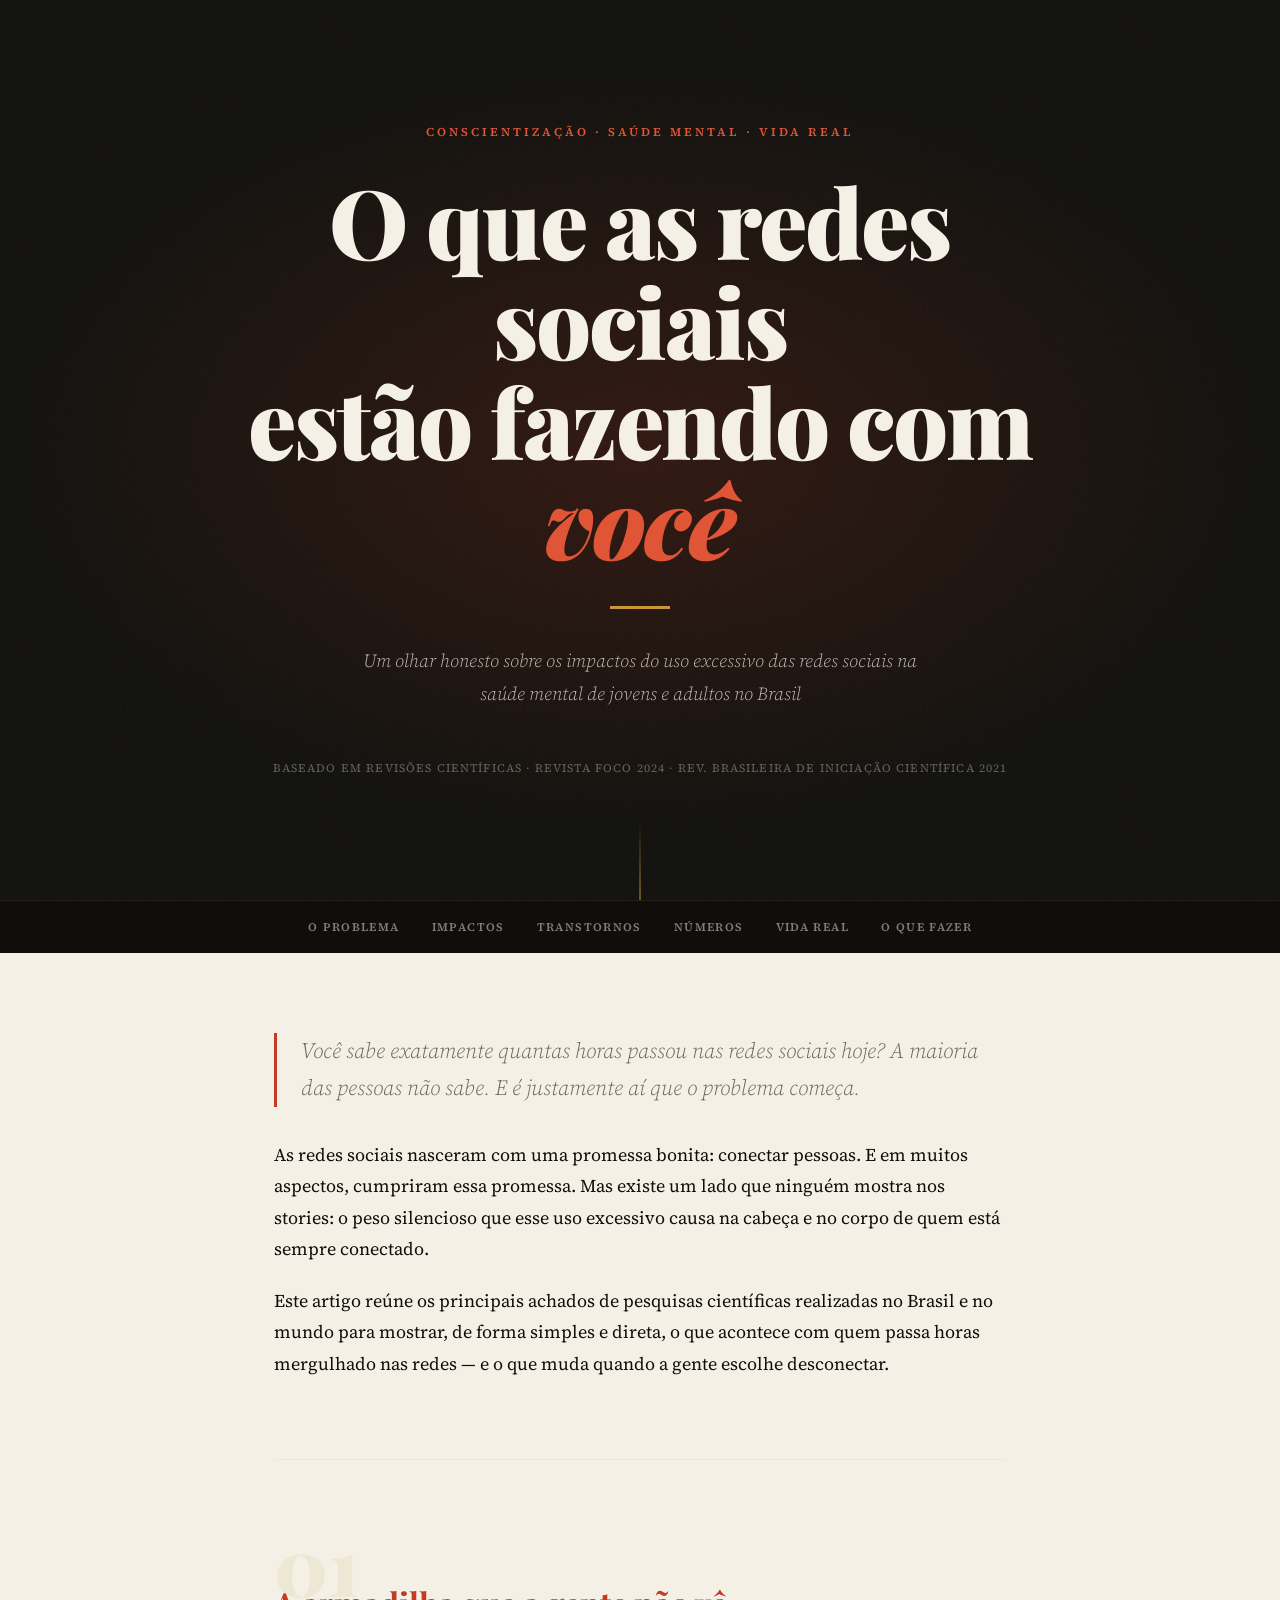
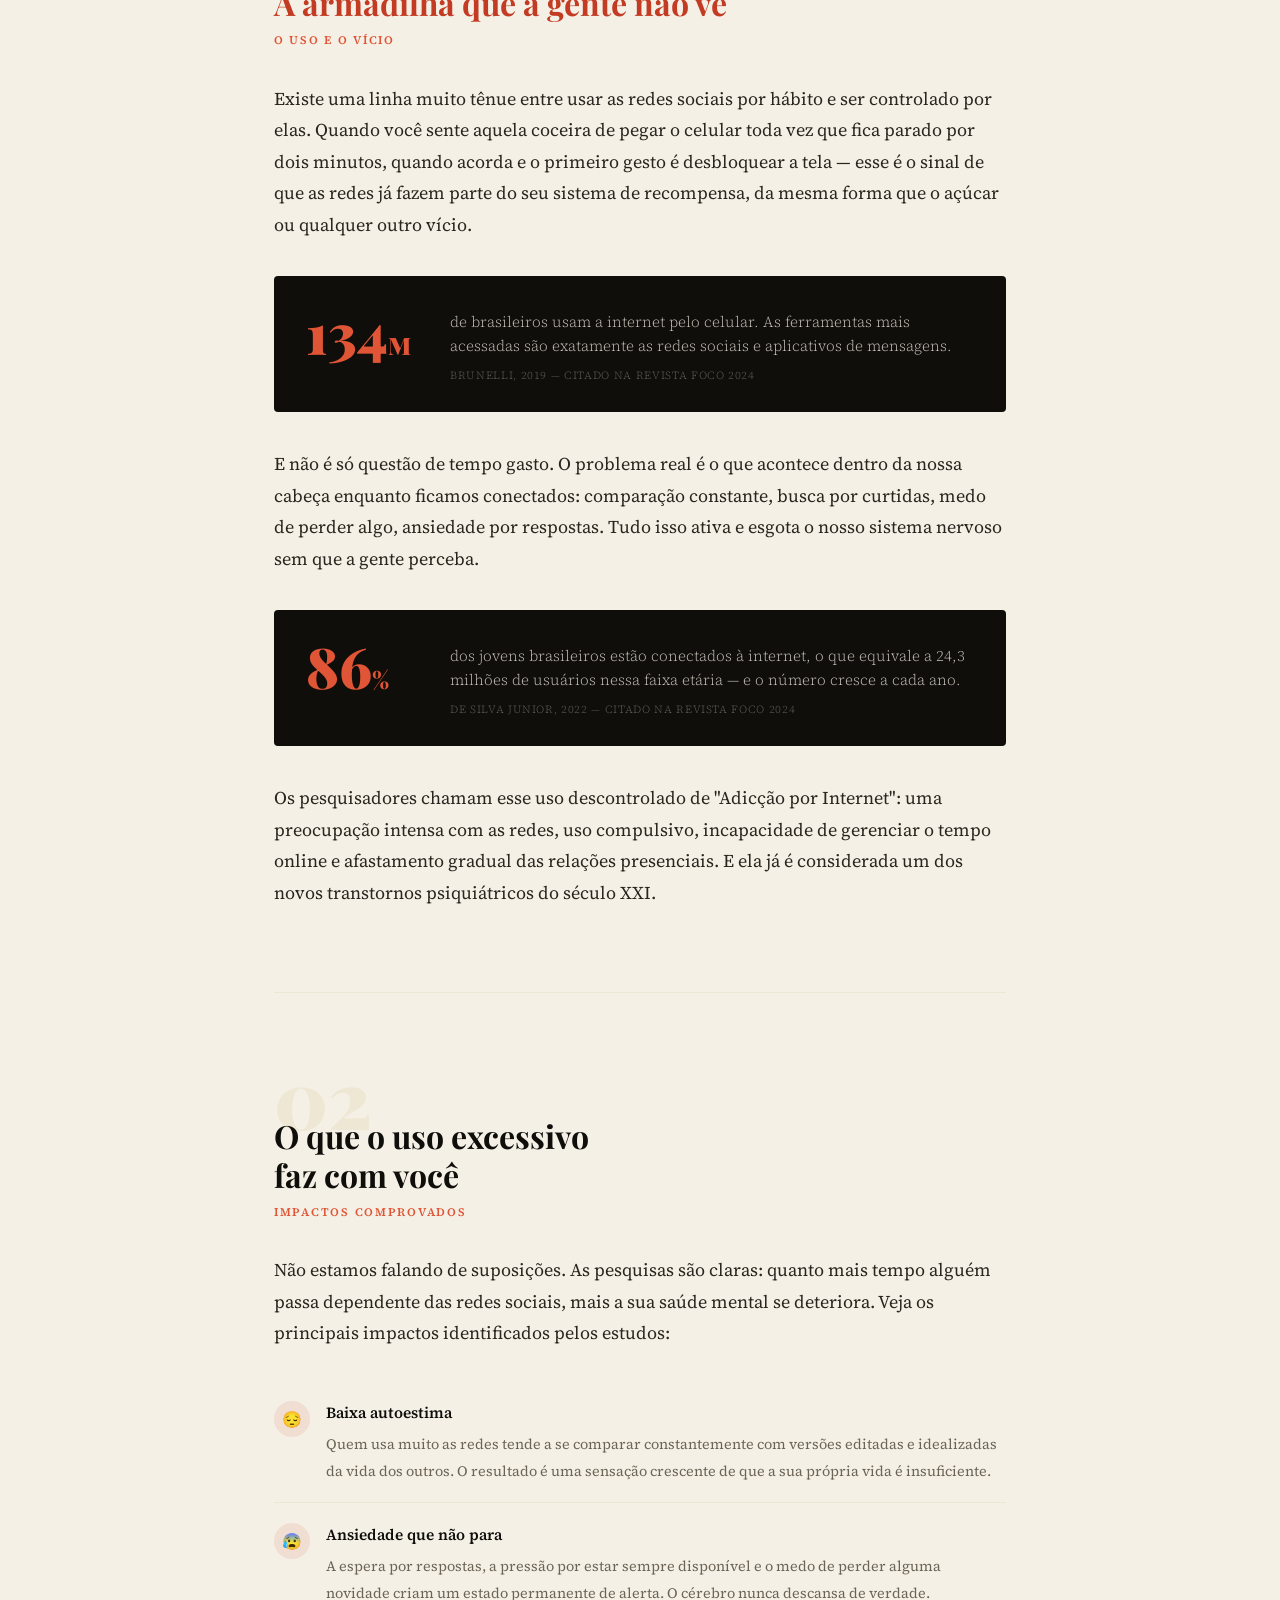
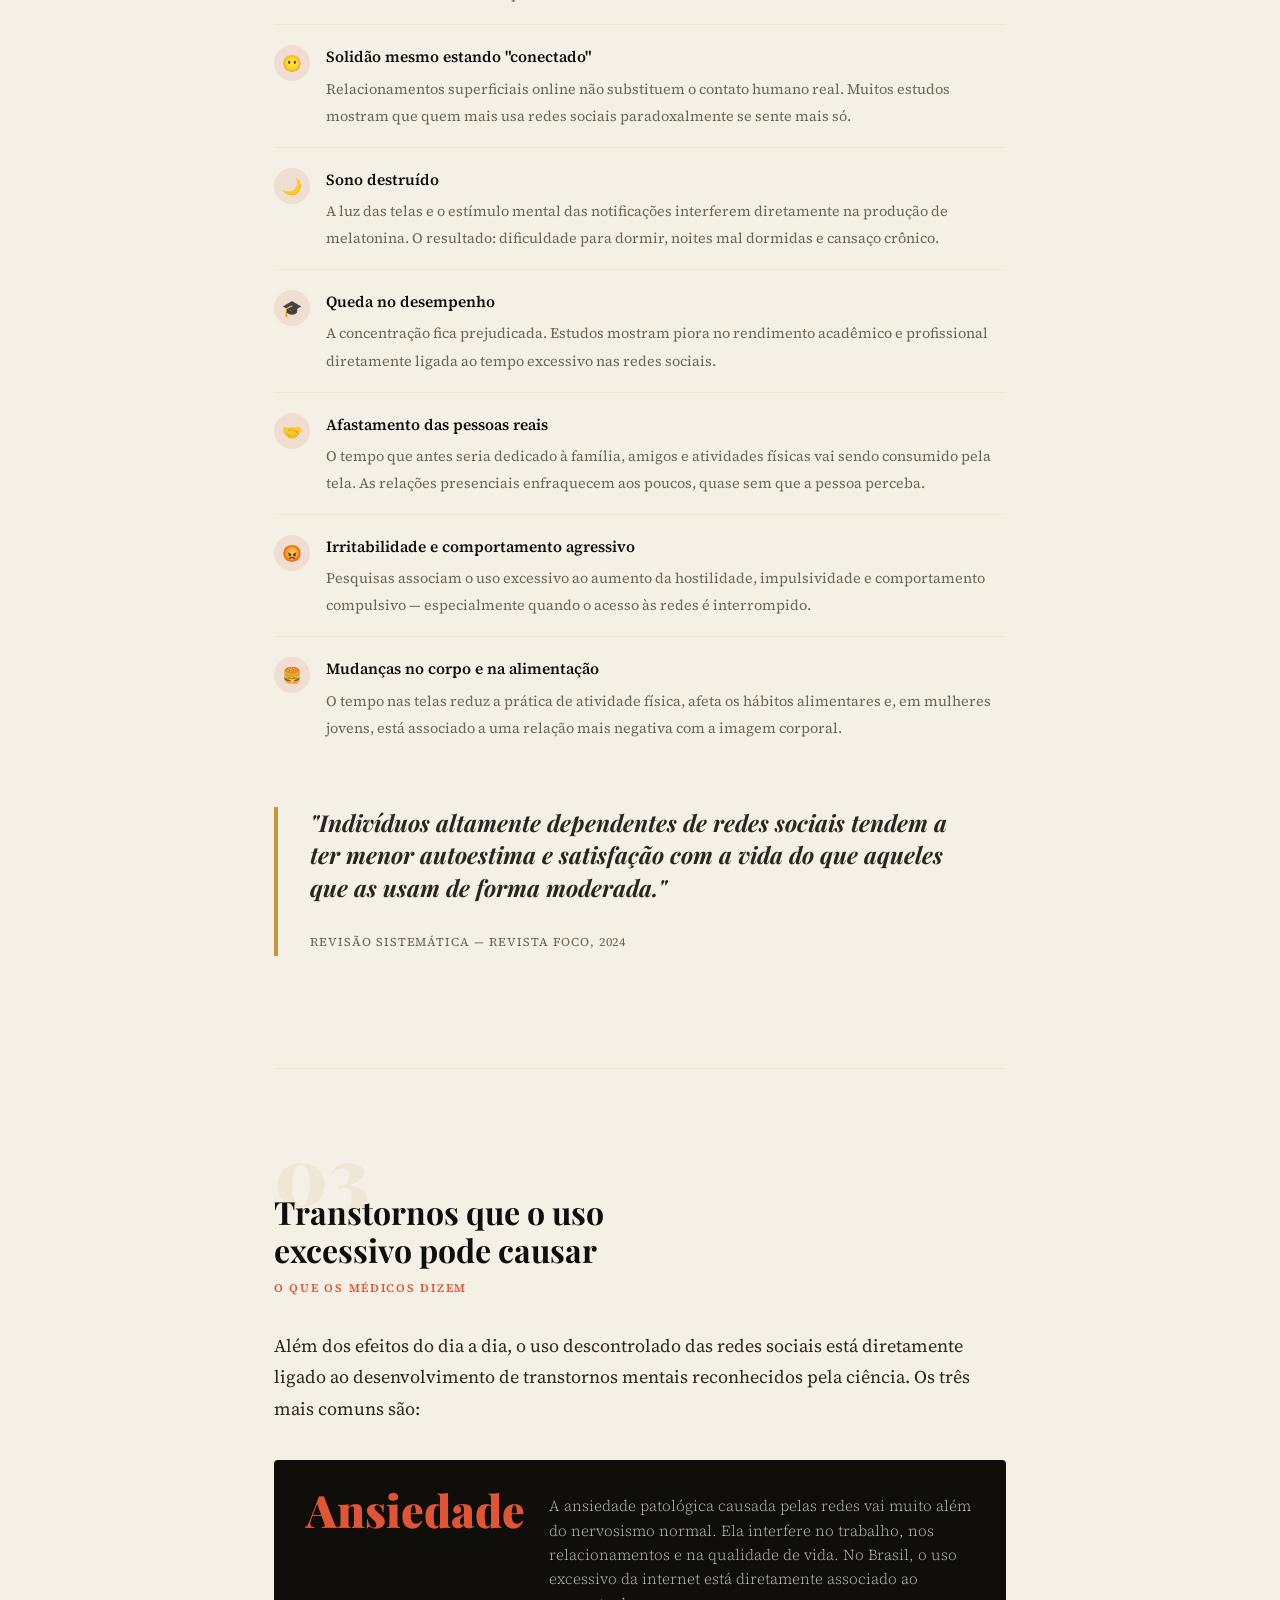
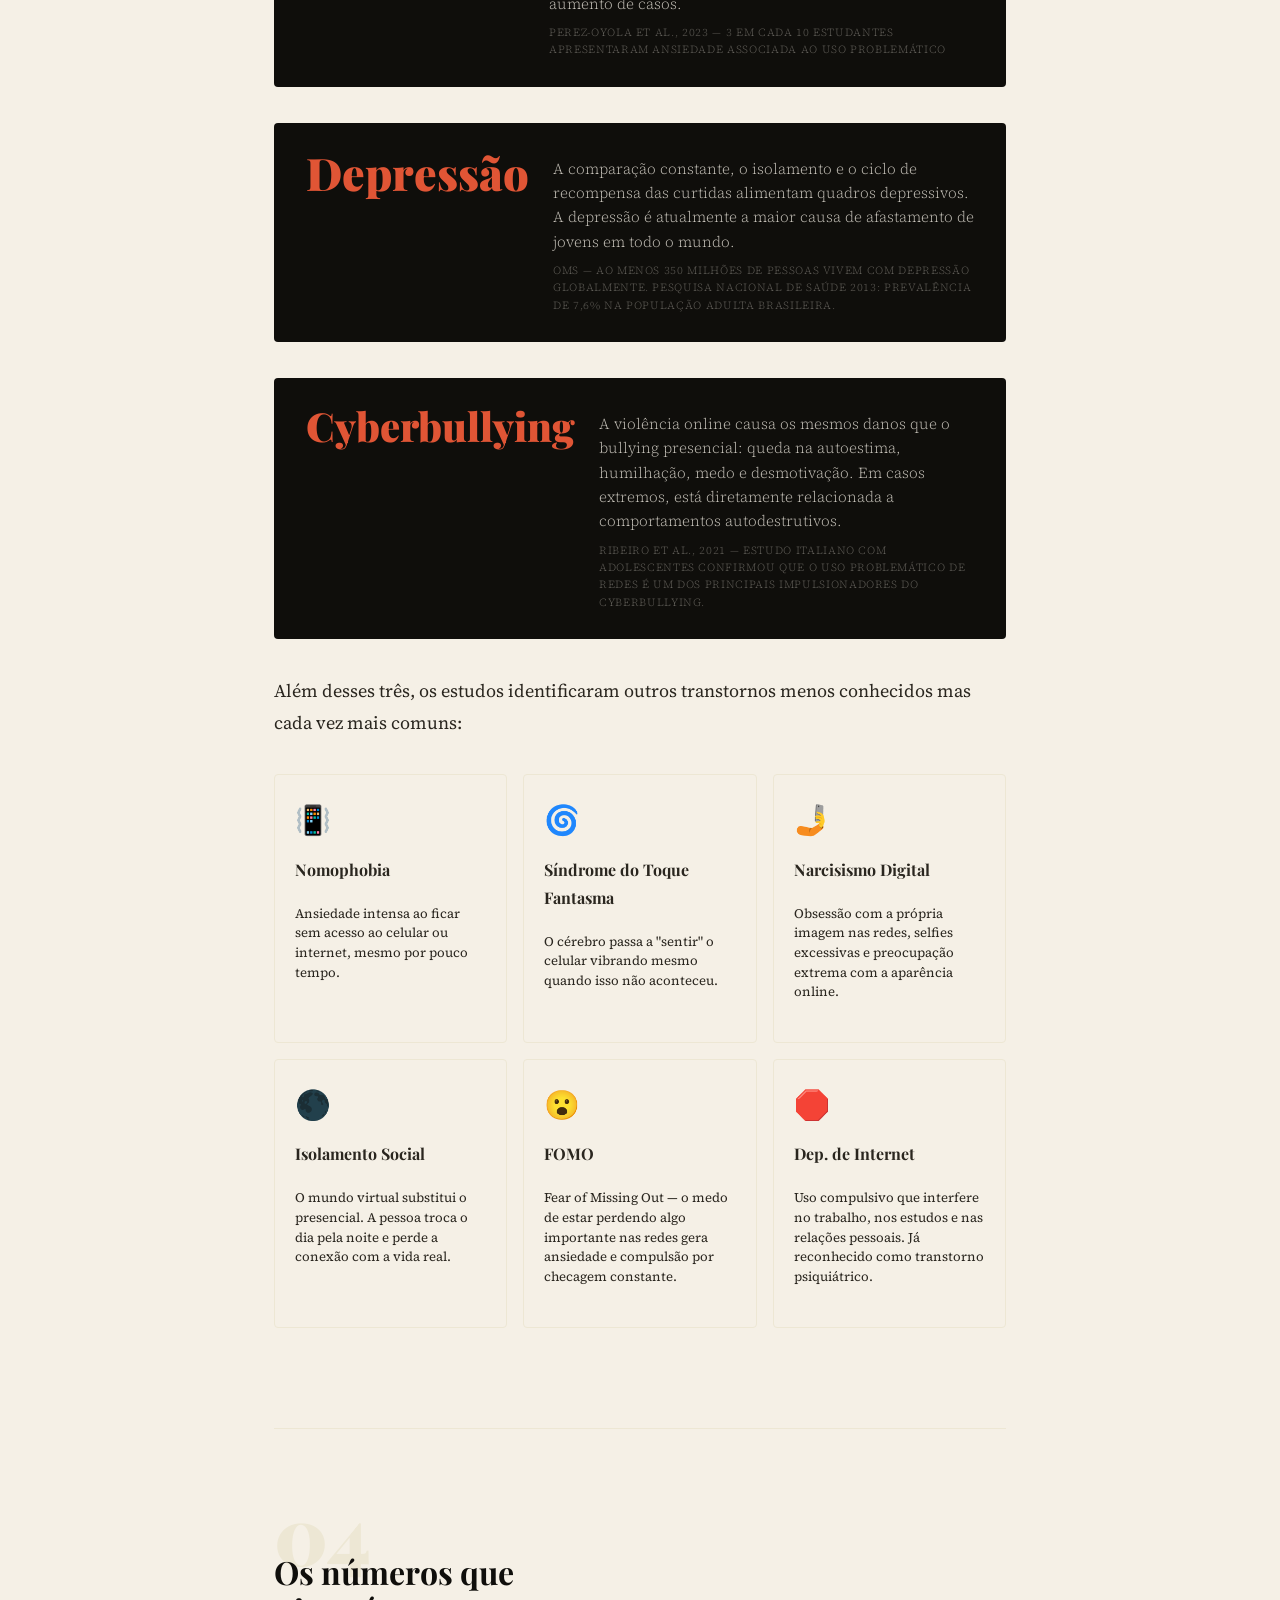
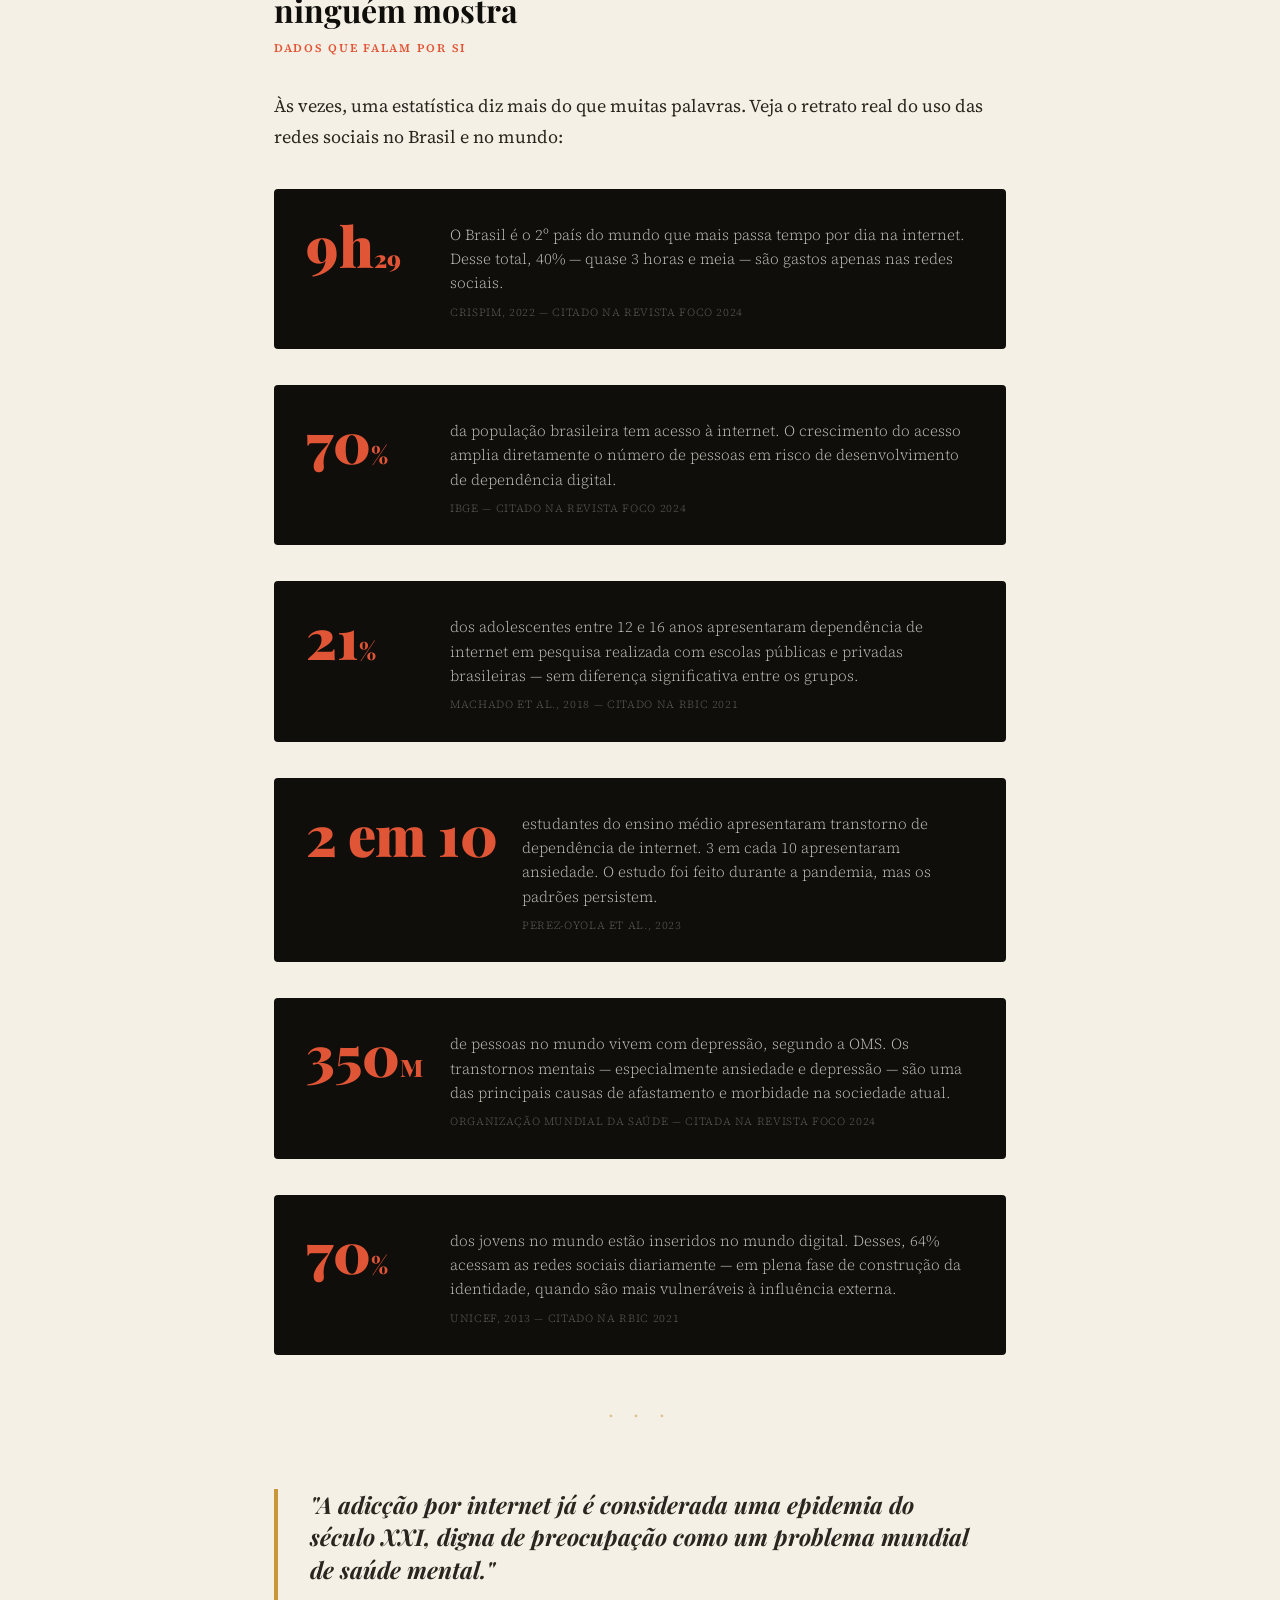
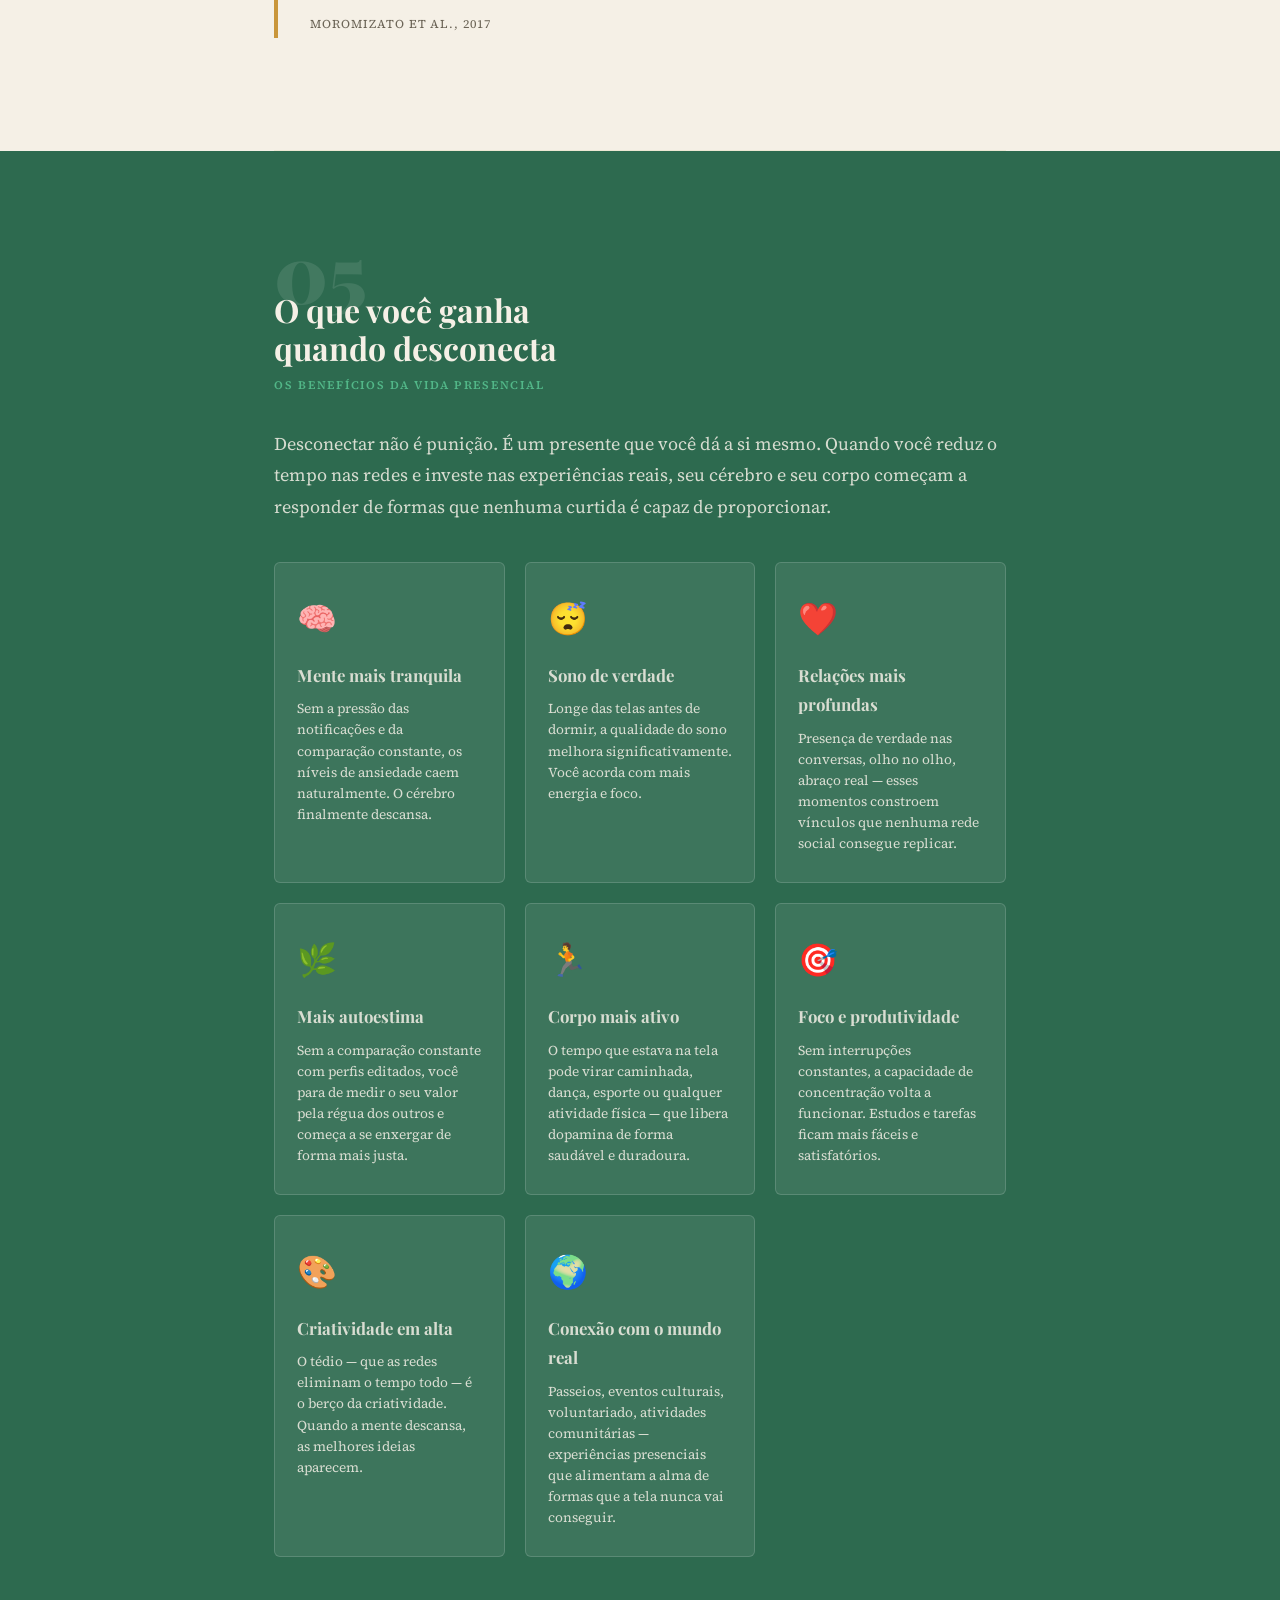
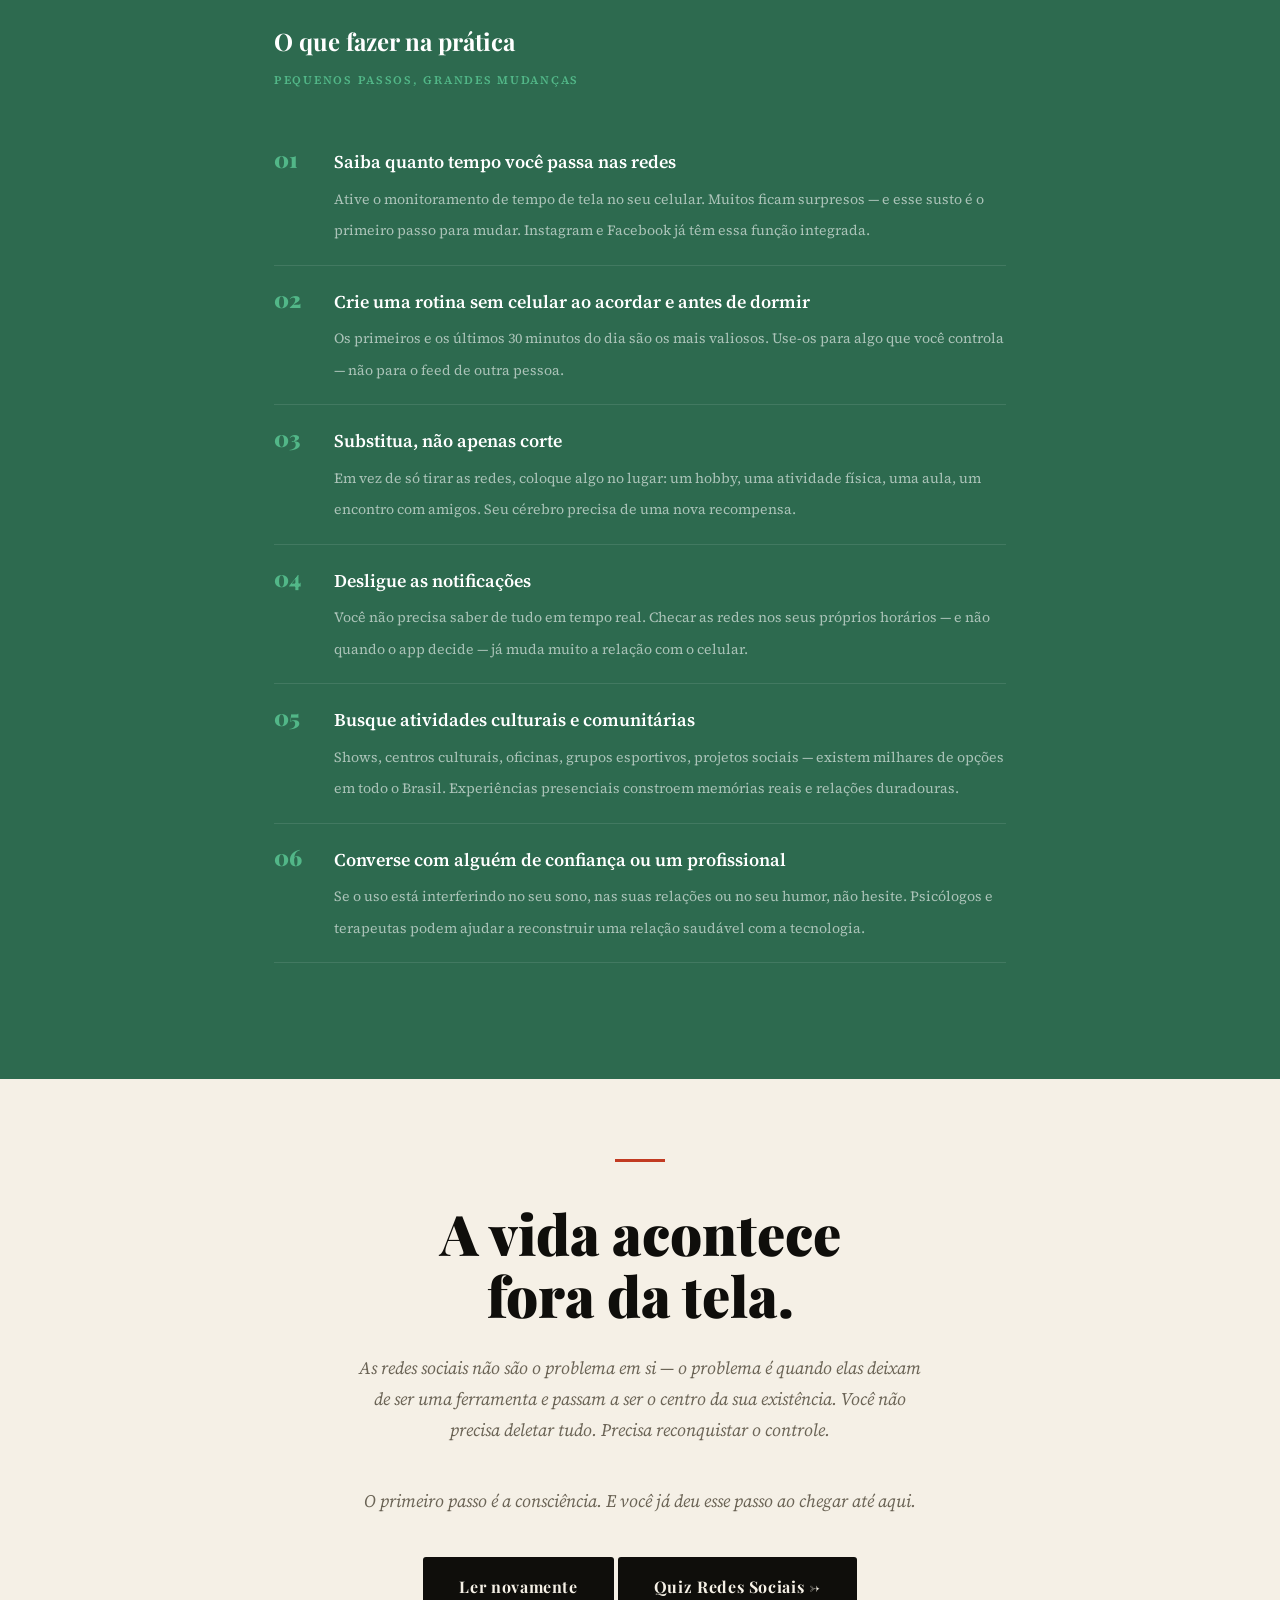
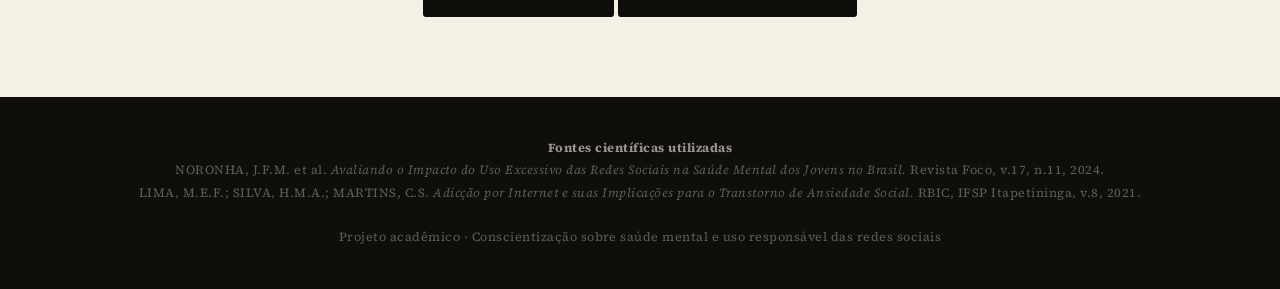
<file: artigo-redes-sociais.html>
<!DOCTYPE html>
<html lang="pt-BR">
<head>
  <meta charset="UTF-8" />
  <meta name="viewport" content="width=device-width, initial-scale=1.0" />
  <title>Desconecte-se para Viver — O que as redes sociais estão fazendo com você</title>
  <link rel="preconnect" href="https://fonts.googleapis.com" />
  <link rel="preconnect" href="https://fonts.gstatic.com" crossorigin />
  <link href="https://fonts.googleapis.com/css2?family=Playfair+Display:ital,wght@0,700;0,900;1,700&family=Source+Serif+4:ital,wght@0,300;0,400;0,600;1,300;1,400&display=swap" rel="stylesheet" />
  <style>
    :root {
      --preto:      #0f0e0b;
      --creme:      #f5f0e6;
      --creme2:     #ede7d4;
      --vermelho:   #c23b22;
      --vermelho2:  #e05535;
      --dourado:    #c9963a;
      --cinza:      #6b6456;
      --verde-vida: #2d6a4f;
      --verde-claro:#52b788;
    }

    * { box-sizing: border-box; margin: 0; padding: 0; }

    html { scroll-behavior: smooth; }

    body {
      font-family: 'Source Serif 4', Georgia, serif;
      background: var(--creme);
      color: var(--preto);
      font-size: 18px;
      line-height: 1.75;
    }

    /* ── CAPA ── */
    .capa {
      background: var(--preto);
      color: var(--creme);
      min-height: 100vh;
      display: flex;
      flex-direction: column;
      justify-content: center;
      align-items: center;
      text-align: center;
      padding: 60px 32px;
      position: relative;
      overflow: hidden;
    }

    .capa::before {
      content: '';
      position: absolute;
      inset: 0;
      background:
        radial-gradient(ellipse 70% 60% at 50% 50%, rgba(194,59,34,.18) 0%, transparent 70%),
        url("data:image/svg+xml,%3Csvg xmlns='http://www.w3.org/2000/svg' width='400' height='400'%3E%3Cfilter id='n'%3E%3CfeTurbulence type='fractalNoise' baseFrequency='.7' numOctaves='4'/%3E%3C/filter%3E%3Crect width='400' height='400' filter='url(%23n)' opacity='.06'/%3E%3C/svg%3E");
      background-size: cover, 400px 400px;
      pointer-events: none;
    }

    /* Linha decorativa */
    .capa::after {
      content: '';
      position: absolute;
      bottom: 0;
      left: 50%;
      transform: translateX(-50%);
      width: 1px;
      height: 80px;
      background: linear-gradient(to bottom, transparent, var(--dourado));
    }

    .capa__kicker {
      font-family: 'Source Serif 4', serif;
      font-size: .75rem;
      font-weight: 600;
      letter-spacing: .25em;
      text-transform: uppercase;
      color: var(--vermelho2);
      margin-bottom: 28px;
      position: relative;
      z-index: 1;
    }

    .capa__titulo {
      font-family: 'Playfair Display', Georgia, serif;
      font-size: clamp(2.8rem, 8vw, 6rem);
      font-weight: 900;
      line-height: 1.04;
      letter-spacing: -.02em;
      position: relative;
      z-index: 1;
      max-width: 900px;
    }

    .capa__titulo em {
      font-style: italic;
      color: var(--vermelho2);
    }

    .capa__linha {
      width: 60px;
      height: 3px;
      background: var(--dourado);
      margin: 36px auto;
      position: relative;
      z-index: 1;
    }

    .capa__subtitulo {
      font-size: 1.15rem;
      font-weight: 300;
      color: rgba(245,240,230,.75);
      max-width: 600px;
      position: relative;
      z-index: 1;
      font-style: italic;
    }

    .capa__fonte {
      margin-top: 48px;
      font-size: .72rem;
      color: rgba(245,240,230,.35);
      letter-spacing: .1em;
      text-transform: uppercase;
      position: relative;
      z-index: 1;
    }

    /* ── NAVEGAÇÃO ── */
    .nav-ancora {
      background: var(--preto);
      border-top: 1px solid rgba(255,255,255,.08);
      padding: 16px 32px;
      display: flex;
      justify-content: center;
      gap: 32px;
      flex-wrap: wrap;
      position: sticky;
      top: 0;
      z-index: 100;
    }

    .nav-ancora a {
      color: rgba(245,240,230,.5);
      text-decoration: none;
      font-size: .72rem;
      letter-spacing: .12em;
      text-transform: uppercase;
      font-weight: 600;
      transition: color .2s;
    }

    .nav-ancora a:hover { color: var(--vermelho2); }

    /* ── LAYOUT GERAL ── */
    .artigo {
      max-width: 780px;
      margin: 0 auto;
      padding: 0 24px;
    }

    /* ── INTRO ── */
    .intro {
      padding: 80px 0 60px;
      border-bottom: 1px solid var(--creme2);
    }

    .intro__lead {
      font-size: 1.35rem;
      font-weight: 300;
      font-style: italic;
      color: var(--cinza);
      line-height: 1.7;
      padding-left: 24px;
      border-left: 3px solid var(--vermelho);
      margin-bottom: 32px;
    }

    .intro__corpo p { margin-bottom: 20px; }

    /* ── SEÇÕES ── */
    .secao {
      padding: 64px 0;
      border-bottom: 1px solid var(--creme2);
    }

    .secao__numero {
      font-family: 'Playfair Display', serif;
      font-size: 5rem;
      font-weight: 900;
      color: var(--creme2);
      line-height: 1;
      margin-bottom: -20px;
      user-select: none;
    }

    .secao__titulo {
      font-family: 'Playfair Display', serif;
      font-size: 2rem;
      font-weight: 700;
      line-height: 1.2;
      margin-bottom: 8px;
      color: var(--preto);
    }

    .secao__titulo--vermelho { color: var(--vermelho); }

    .secao__subtag {
      font-size: .72rem;
      font-weight: 600;
      letter-spacing: .15em;
      text-transform: uppercase;
      color: var(--vermelho2);
      margin-bottom: 32px;
      display: block;
    }

    .secao p { margin-bottom: 20px; color: #2a261f; }

    /* ── DADO NUMÉRICO ── */
    .dado {
      background: var(--preto);
      color: var(--creme);
      border-radius: 4px;
      padding: 28px 32px;
      margin: 36px 0;
      display: flex;
      align-items: flex-start;
      gap: 24px;
    }

    .dado__numero {
      font-family: 'Playfair Display', serif;
      font-size: 3.5rem;
      font-weight: 900;
      color: var(--vermelho2);
      line-height: 1;
      flex-shrink: 0;
      min-width: 120px;
    }

    .dado__texto {
      font-size: .95rem;
      font-weight: 300;
      color: rgba(245,240,230,.8);
      line-height: 1.6;
      padding-top: 6px;
    }

    .dado__fonte {
      font-size: .68rem;
      color: rgba(245,240,230,.35);
      display: block;
      margin-top: 8px;
      letter-spacing: .06em;
      text-transform: uppercase;
    }

    /* ── LISTA DE DOENÇAS ── */
    .doencas-grid {
      display: grid;
      grid-template-columns: repeat(auto-fill, minmax(200px, 1fr));
      gap: 16px;
      margin: 36px 0;
    }

    .doenca-card {
      border: 1.5px solid var(--creme2);
      border-radius: 4px;
      padding: 20px;
      transition: border-color .2s, transform .2s;
    }

    .doenca-card:hover {
      border-color: var(--vermelho);
      transform: translateY(-3px);
    }

    .doenca-card__icon { font-size: 1.8rem; margin-bottom: 10px; }

    .doenca-card__nome {
      font-family: 'Playfair Display', serif;
      font-size: 1rem;
      font-weight: 700;
      margin-bottom: 6px;
    }

    .doenca-card__desc {
      font-size: .82rem;
      color: var(--cinza);
      line-height: 1.5;
    }

    /* ── CITAÇÃO DESTAQUE ── */
    .citacao {
      margin: 48px 0;
      padding: 0 32px;
      border-left: 4px solid var(--dourado);
    }

    .citacao__texto {
      font-family: 'Playfair Display', serif;
      font-size: 1.45rem;
      font-style: italic;
      font-weight: 700;
      line-height: 1.4;
      color: var(--preto);
      margin-bottom: 12px;
    }

    .citacao__autor {
      font-size: .75rem;
      color: var(--cinza);
      letter-spacing: .08em;
      text-transform: uppercase;
    }

    /* ── IMPACTOS LISTADOS ── */
    .impacto-lista {
      list-style: none;
      margin: 32px 0;
    }

    .impacto-lista li {
      display: flex;
      align-items: flex-start;
      gap: 16px;
      padding: 18px 0;
      border-bottom: 1px solid var(--creme2);
      font-size: .97rem;
    }

    .impacto-lista li:last-child { border-bottom: none; }

    .impacto-lista__icone {
      width: 36px;
      height: 36px;
      border-radius: 50%;
      background: rgba(194,59,34,.1);
      display: flex;
      align-items: center;
      justify-content: center;
      font-size: 1rem;
      flex-shrink: 0;
      margin-top: 2px;
    }

    .impacto-lista__corpo strong {
      display: block;
      font-weight: 600;
      margin-bottom: 4px;
      color: var(--preto);
    }

    .impacto-lista__corpo span {
      color: var(--cinza);
      font-size: .9rem;
      line-height: 1.55;
    }

    /* ── SEÇÃO VIDA REAL (verde) ── */
    .secao-vida {
      background: var(--verde-vida);
      color: var(--creme);
      padding: 80px 0;
    }

    .secao-vida .artigo { padding-top: 0; padding-bottom: 0; }

    .secao-vida .secao__numero { color: rgba(255,255,255,.1); }

    .secao-vida .secao__titulo { color: var(--creme); }

    .secao-vida .secao__subtag { color: var(--verde-claro); }

    .secao-vida p { color: rgba(245,240,230,.85); }

    .beneficio-grid {
      display: grid;
      grid-template-columns: repeat(auto-fill, minmax(220px, 1fr));
      gap: 20px;
      margin-top: 40px;
    }

    .beneficio-card {
      background: rgba(255,255,255,.08);
      border: 1px solid rgba(255,255,255,.15);
      border-radius: 6px;
      padding: 28px 22px;
      transition: background .2s, transform .2s;
    }

    .beneficio-card:hover {
      background: rgba(255,255,255,.14);
      transform: translateY(-4px);
    }

    .beneficio-card__icon { font-size: 2rem; margin-bottom: 14px; }

    .beneficio-card__titulo {
      font-family: 'Playfair Display', serif;
      font-size: 1.05rem;
      font-weight: 700;
      color: #fff;
      margin-bottom: 8px;
    }

    .beneficio-card__desc {
      font-size: .85rem;
      color: rgba(255,255,255,.65);
      line-height: 1.55;
    }

    /* ── DICAS PRÁTICAS ── */
    .dicas {
      counter-reset: dica;
      list-style: none;
      margin: 36px 0;
    }

    .dicas li {
      counter-increment: dica;
      display: flex;
      gap: 20px;
      align-items: flex-start;
      padding: 20px 0;
      border-bottom: 1px solid rgba(255,255,255,.1);
    }

    .dicas li::before {
      content: counter(dica, decimal-leading-zero);
      font-family: 'Playfair Display', serif;
      font-size: 1.4rem;
      font-weight: 900;
      color: var(--verde-claro);
      flex-shrink: 0;
      min-width: 40px;
      line-height: 1.2;
    }

    .dicas__corpo strong {
      display: block;
      font-weight: 600;
      margin-bottom: 4px;
      color: #fff;
    }

    .dicas__corpo span {
      font-size: .88rem;
      color: rgba(255,255,255,.6);
      line-height: 1.55;
    }

    /* ── CONCLUSÃO ── */
    .conclusao {
      padding: 80px 0;
      text-align: center;
    }

    .conclusao__titulo {
      font-family: 'Playfair Display', serif;
      font-size: clamp(2rem, 5vw, 3.5rem);
      font-weight: 900;
      line-height: 1.1;
      margin-bottom: 28px;
    }

    .conclusao__texto {
      font-size: 1.1rem;
      color: var(--cinza);
      max-width: 580px;
      margin: 0 auto 40px;
      font-style: italic;
    }

    .conclusao__linha {
      width: 50px;
      height: 3px;
      background: var(--vermelho);
      margin: 0 auto 40px;
    }

    .cta {
      display: inline-block;
      background: var(--preto);
      color: var(--creme);
      font-family: 'Playfair Display', serif;
      font-weight: 700;
      font-size: 1rem;
      padding: 16px 36px;
      border-radius: 3px;
      text-decoration: none;
      letter-spacing: .04em;
      transition: background .2s, transform .2s;
    }

    .cta:hover {
      background: var(--vermelho);
      transform: translateY(-2px);
    }

    /* ── RODAPÉ ── */
    .rodape {
      background: var(--preto);
      color: rgba(245,240,230,.35);
      text-align: center;
      padding: 40px 24px;
      font-size: .78rem;
      line-height: 1.8;
      letter-spacing: .04em;
    }

    .rodape strong { color: rgba(245,240,230,.6); }

    /* ── SEPARADOR ── */
    .sep {
      text-align: center;
      color: var(--dourado);
      font-size: 1.2rem;
      letter-spacing: .4em;
      padding: 8px 0;
      opacity: .5;
    }

    /* ── RESPONSIVO ── */
    @media (max-width: 640px) {
      .dado { flex-direction: column; gap: 12px; }
      .dado__numero { font-size: 2.8rem; min-width: auto; }
      .nav-ancora { gap: 16px; }
      .nav-ancora a { font-size: .65rem; }
    }

    /* ── ANIMAÇÕES ── */
    @keyframes fadeUp {
      from { opacity: 0; transform: translateY(20px); }
      to   { opacity: 1; transform: translateY(0); }
    }

    .capa__kicker  { animation: fadeUp .6s ease .2s both; }
    .capa__titulo  { animation: fadeUp .6s ease .4s both; }
    .capa__linha   { animation: fadeUp .6s ease .6s both; }
    .capa__subtitulo { animation: fadeUp .6s ease .8s both; }
    .capa__fonte   { animation: fadeUp .6s ease 1s both; }
  </style>
</head>
<body>

<!-- ══════════════ CAPA ══════════════ -->
<section class="capa">
  <p class="capa__kicker">Conscientização · Saúde Mental · Vida Real</p>
  <h1 class="capa__titulo">O que as redes sociais<br>estão fazendo com <em>você</em></h1>
  <div class="capa__linha"></div>
  <p class="capa__subtitulo">Um olhar honesto sobre os impactos do uso excessivo das redes sociais na saúde mental de jovens e adultos no Brasil</p>
  <p class="capa__fonte">Baseado em revisões científicas · Revista Foco 2024 · Rev. Brasileira de Iniciação Científica 2021</p>
</section>

<!-- ══════════════ NAV ══════════════ -->
<nav class="nav-ancora">
  <a href="#problema">O Problema</a>
  <a href="#impactos">Impactos</a>
  <a href="#doencas">Transtornos</a>
  <a href="#numeros">Números</a>
  <a href="#vida-real">Vida Real</a>
  <a href="#dicas">O que fazer</a>
</nav>

<article class="artigo">

  <!-- ══════════════ INTRO ══════════════ -->
  <section class="intro">
    <p class="intro__lead">
      Você sabe exatamente quantas horas passou nas redes sociais hoje? A maioria das pessoas não sabe. E é justamente aí que o problema começa.
    </p>
    <div class="intro__corpo">
      <p>As redes sociais nasceram com uma promessa bonita: conectar pessoas. E em muitos aspectos, cumpriram essa promessa. Mas existe um lado que ninguém mostra nos stories: o peso silencioso que esse uso excessivo causa na cabeça e no corpo de quem está sempre conectado.</p>
      <p>Este artigo reúne os principais achados de pesquisas científicas realizadas no Brasil e no mundo para mostrar, de forma simples e direta, o que acontece com quem passa horas mergulhado nas redes — e o que muda quando a gente escolhe desconectar.</p>
    </div>
  </section>

  <!-- ══════════════ O PROBLEMA ══════════════ -->
  <section class="secao" id="problema">
    <div class="secao__numero">01</div>
    <h2 class="secao__titulo secao__titulo--vermelho">A armadilha que a gente não vê</h2>
    <span class="secao__subtag">O uso e o vício</span>

    <p>Existe uma linha muito tênue entre usar as redes sociais por hábito e ser controlado por elas. Quando você sente aquela coceira de pegar o celular toda vez que fica parado por dois minutos, quando acorda e o primeiro gesto é desbloquear a tela — esse é o sinal de que as redes já fazem parte do seu sistema de recompensa, da mesma forma que o açúcar ou qualquer outro vício.</p>

    <div class="dado">
      <div class="dado__numero">134<span style="font-size:1.5rem">M</span></div>
      <div class="dado__texto">
        de brasileiros usam a internet pelo celular. As ferramentas mais acessadas são exatamente as redes sociais e aplicativos de mensagens.
        <span class="dado__fonte">Brunelli, 2019 — citado na Revista Foco 2024</span>
      </div>
    </div>

    <p>E não é só questão de tempo gasto. O problema real é o que acontece dentro da nossa cabeça enquanto ficamos conectados: comparação constante, busca por curtidas, medo de perder algo, ansiedade por respostas. Tudo isso ativa e esgota o nosso sistema nervoso sem que a gente perceba.</p>

    <div class="dado">
      <div class="dado__numero">86<span style="font-size:1.5rem">%</span></div>
      <div class="dado__texto">
        dos jovens brasileiros estão conectados à internet, o que equivale a 24,3 milhões de usuários nessa faixa etária — e o número cresce a cada ano.
        <span class="dado__fonte">De Silva Junior, 2022 — citado na Revista Foco 2024</span>
      </div>
    </div>

    <p>Os pesquisadores chamam esse uso descontrolado de "Adicção por Internet": uma preocupação intensa com as redes, uso compulsivo, incapacidade de gerenciar o tempo online e afastamento gradual das relações presenciais. E ela já é considerada um dos novos transtornos psiquiátricos do século XXI.</p>
  </section>

  <!-- ══════════════ IMPACTOS ══════════════ -->
  <section class="secao" id="impactos">
    <div class="secao__numero">02</div>
    <h2 class="secao__titulo">O que o uso excessivo<br>faz com você</h2>
    <span class="secao__subtag">Impactos comprovados</span>

    <p>Não estamos falando de suposições. As pesquisas são claras: quanto mais tempo alguém passa dependente das redes sociais, mais a sua saúde mental se deteriora. Veja os principais impactos identificados pelos estudos:</p>

    <ul class="impacto-lista">
      <li>
        <div class="impacto-lista__icone">😔</div>
        <div class="impacto-lista__corpo">
          <strong>Baixa autoestima</strong>
          <span>Quem usa muito as redes tende a se comparar constantemente com versões editadas e idealizadas da vida dos outros. O resultado é uma sensação crescente de que a sua própria vida é insuficiente.</span>
        </div>
      </li>
      <li>
        <div class="impacto-lista__icone">😰</div>
        <div class="impacto-lista__corpo">
          <strong>Ansiedade que não para</strong>
          <span>A espera por respostas, a pressão por estar sempre disponível e o medo de perder alguma novidade criam um estado permanente de alerta. O cérebro nunca descansa de verdade.</span>
        </div>
      </li>
      <li>
        <div class="impacto-lista__icone">😶</div>
        <div class="impacto-lista__corpo">
          <strong>Solidão mesmo estando "conectado"</strong>
          <span>Relacionamentos superficiais online não substituem o contato humano real. Muitos estudos mostram que quem mais usa redes sociais paradoxalmente se sente mais só.</span>
        </div>
      </li>
      <li>
        <div class="impacto-lista__icone">🌙</div>
        <div class="impacto-lista__corpo">
          <strong>Sono destruído</strong>
          <span>A luz das telas e o estímulo mental das notificações interferem diretamente na produção de melatonina. O resultado: dificuldade para dormir, noites mal dormidas e cansaço crônico.</span>
        </div>
      </li>
      <li>
        <div class="impacto-lista__icone">🎓</div>
        <div class="impacto-lista__corpo">
          <strong>Queda no desempenho</strong>
          <span>A concentração fica prejudicada. Estudos mostram piora no rendimento acadêmico e profissional diretamente ligada ao tempo excessivo nas redes sociais.</span>
        </div>
      </li>
      <li>
        <div class="impacto-lista__icone">🤝</div>
        <div class="impacto-lista__corpo">
          <strong>Afastamento das pessoas reais</strong>
          <span>O tempo que antes seria dedicado à família, amigos e atividades físicas vai sendo consumido pela tela. As relações presenciais enfraquecem aos poucos, quase sem que a pessoa perceba.</span>
        </div>
      </li>
      <li>
        <div class="impacto-lista__icone">😡</div>
        <div class="impacto-lista__corpo">
          <strong>Irritabilidade e comportamento agressivo</strong>
          <span>Pesquisas associam o uso excessivo ao aumento da hostilidade, impulsividade e comportamento compulsivo — especialmente quando o acesso às redes é interrompido.</span>
        </div>
      </li>
      <li>
        <div class="impacto-lista__icone">🍔</div>
        <div class="impacto-lista__corpo">
          <strong>Mudanças no corpo e na alimentação</strong>
          <span>O tempo nas telas reduz a prática de atividade física, afeta os hábitos alimentares e, em mulheres jovens, está associado a uma relação mais negativa com a imagem corporal.</span>
        </div>
      </li>
    </ul>

    <div class="citacao">
      <p class="citacao__texto">"Indivíduos altamente dependentes de redes sociais tendem a ter menor autoestima e satisfação com a vida do que aqueles que as usam de forma moderada."</p>
      <span class="citacao__autor">Revisão sistemática — Revista Foco, 2024</span>
    </div>
  </section>

  <!-- ══════════════ TRANSTORNOS ══════════════ -->
  <section class="secao" id="doencas">
    <div class="secao__numero">03</div>
    <h2 class="secao__titulo">Transtornos que o uso<br>excessivo pode causar</h2>
    <span class="secao__subtag">O que os médicos dizem</span>

    <p>Além dos efeitos do dia a dia, o uso descontrolado das redes sociais está diretamente ligado ao desenvolvimento de transtornos mentais reconhecidos pela ciência. Os três mais comuns são:</p>

    <div class="dado">
      <div class="dado__numero" style="color: var(--vermelho2); font-size:2.8rem;">Ansiedade</div>
      <div class="dado__texto">
        A ansiedade patológica causada pelas redes vai muito além do nervosismo normal. Ela interfere no trabalho, nos relacionamentos e na qualidade de vida. No Brasil, o uso excessivo da internet está diretamente associado ao aumento de casos.
        <span class="dado__fonte">Perez-Oyola et al., 2023 — 3 em cada 10 estudantes apresentaram ansiedade associada ao uso problemático</span>
      </div>
    </div>

    <div class="dado">
      <div class="dado__numero" style="color: var(--vermelho2); font-size:2.8rem;">Depressão</div>
      <div class="dado__texto">
        A comparação constante, o isolamento e o ciclo de recompensa das curtidas alimentam quadros depressivos. A depressão é atualmente a maior causa de afastamento de jovens em todo o mundo.
        <span class="dado__fonte">OMS — ao menos 350 milhões de pessoas vivem com depressão globalmente. Pesquisa Nacional de Saúde 2013: prevalência de 7,6% na população adulta brasileira.</span>
      </div>
    </div>

    <div class="dado">
      <div class="dado__numero" style="color: var(--vermelho2); font-size:2.5rem;">Cyberbullying</div>
      <div class="dado__texto">
        A violência online causa os mesmos danos que o bullying presencial: queda na autoestima, humilhação, medo e desmotivação. Em casos extremos, está diretamente relacionada a comportamentos autodestrutivos.
        <span class="dado__fonte">Ribeiro et al., 2021 — estudo italiano com adolescentes confirmou que o uso problemático de redes é um dos principais impulsionadores do cyberbullying.</span>
      </div>
    </div>

    <p>Além desses três, os estudos identificaram outros transtornos menos conhecidos mas cada vez mais comuns:</p>

    <div class="doencas-grid">
      <div class="doenca-card">
        <div class="doenca-card__icon">📳</div>
        <p class="doenca-card__nome">Nomophobia</p>
        <p class="doenca-card__desc">Ansiedade intensa ao ficar sem acesso ao celular ou internet, mesmo por pouco tempo.</p>
      </div>
      <div class="doenca-card">
        <div class="doenca-card__icon">🌀</div>
        <p class="doenca-card__nome">Síndrome do Toque Fantasma</p>
        <p class="doenca-card__desc">O cérebro passa a "sentir" o celular vibrando mesmo quando isso não aconteceu.</p>
      </div>
      <div class="doenca-card">
        <div class="doenca-card__icon">🤳</div>
        <p class="doenca-card__nome">Narcisismo Digital</p>
        <p class="doenca-card__desc">Obsessão com a própria imagem nas redes, selfies excessivas e preocupação extrema com a aparência online.</p>
      </div>
      <div class="doenca-card">
        <div class="doenca-card__icon">🌑</div>
        <p class="doenca-card__nome">Isolamento Social</p>
        <p class="doenca-card__desc">O mundo virtual substitui o presencial. A pessoa troca o dia pela noite e perde a conexão com a vida real.</p>
      </div>
      <div class="doenca-card">
        <div class="doenca-card__icon">😮</div>
        <p class="doenca-card__nome">FOMO</p>
        <p class="doenca-card__desc">Fear of Missing Out — o medo de estar perdendo algo importante nas redes gera ansiedade e compulsão por checagem constante.</p>
      </div>
      <div class="doenca-card">
        <div class="doenca-card__icon">🛑</div>
        <p class="doenca-card__nome">Dep. de Internet</p>
        <p class="doenca-card__desc">Uso compulsivo que interfere no trabalho, nos estudos e nas relações pessoais. Já reconhecido como transtorno psiquiátrico.</p>
      </div>
    </div>
  </section>

  <!-- ══════════════ NÚMEROS ══════════════ -->
  <section class="secao" id="numeros">
    <div class="secao__numero">04</div>
    <h2 class="secao__titulo">Os números que<br>ninguém mostra</h2>
    <span class="secao__subtag">Dados que falam por si</span>

    <p>Às vezes, uma estatística diz mais do que muitas palavras. Veja o retrato real do uso das redes sociais no Brasil e no mundo:</p>

    <div class="dado">
      <div class="dado__numero">9h<span style="font-size:1.5rem">29</span></div>
      <div class="dado__texto">
        O Brasil é o 2º país do mundo que mais passa tempo por dia na internet. Desse total, 40% — quase 3 horas e meia — são gastos apenas nas redes sociais.
        <span class="dado__fonte">CRISPIM, 2022 — citado na Revista Foco 2024</span>
      </div>
    </div>

    <div class="dado">
      <div class="dado__numero">70<span style="font-size:1.5rem">%</span></div>
      <div class="dado__texto">
        da população brasileira tem acesso à internet. O crescimento do acesso amplia diretamente o número de pessoas em risco de desenvolvimento de dependência digital.
        <span class="dado__fonte">IBGE — citado na Revista Foco 2024</span>
      </div>
    </div>

    <div class="dado">
      <div class="dado__numero">21<span style="font-size:1.5rem">%</span></div>
      <div class="dado__texto">
        dos adolescentes entre 12 e 16 anos apresentaram dependência de internet em pesquisa realizada com escolas públicas e privadas brasileiras — sem diferença significativa entre os grupos.
        <span class="dado__fonte">Machado et al., 2018 — citado na RBIC 2021</span>
      </div>
    </div>

    <div class="dado">
      <div class="dado__numero">2 em 10</div>
      <div class="dado__texto">
        estudantes do ensino médio apresentaram transtorno de dependência de internet. 3 em cada 10 apresentaram ansiedade. O estudo foi feito durante a pandemia, mas os padrões persistem.
        <span class="dado__fonte">Perez-Oyola et al., 2023</span>
      </div>
    </div>

    <div class="dado">
      <div class="dado__numero">350<span style="font-size:1.5rem">M</span></div>
      <div class="dado__texto">
        de pessoas no mundo vivem com depressão, segundo a OMS. Os transtornos mentais — especialmente ansiedade e depressão — são uma das principais causas de afastamento e morbidade na sociedade atual.
        <span class="dado__fonte">Organização Mundial da Saúde — citada na Revista Foco 2024</span>
      </div>
    </div>

    <div class="dado">
      <div class="dado__numero">70<span style="font-size:1.5rem">%</span></div>
      <div class="dado__texto">
        dos jovens no mundo estão inseridos no mundo digital. Desses, 64% acessam as redes sociais diariamente — em plena fase de construção da identidade, quando são mais vulneráveis à influência externa.
        <span class="dado__fonte">UNICEF, 2013 — citado na RBIC 2021</span>
      </div>
    </div>

    <div class="sep">· · ·</div>

    <div class="citacao">
      <p class="citacao__texto">"A adicção por internet já é considerada uma epidemia do século XXI, digna de preocupação como um problema mundial de saúde mental."</p>
      <span class="citacao__autor">Moromizato et al., 2017</span>
    </div>
  </section>

</article>

<!-- ══════════════ VIDA REAL ══════════════ -->
<section class="secao-vida" id="vida-real">
  <div class="artigo">
    <div class="secao__numero">05</div>
    <h2 class="secao__titulo">O que você ganha<br>quando desconecta</h2>
    <span class="secao__subtag">Os benefícios da vida presencial</span>

    <p>Desconectar não é punição. É um presente que você dá a si mesmo. Quando você reduz o tempo nas redes e investe nas experiências reais, seu cérebro e seu corpo começam a responder de formas que nenhuma curtida é capaz de proporcionar.</p>

    <div class="beneficio-grid">
      <div class="beneficio-card">
        <div class="beneficio-card__icon">🧠</div>
        <p class="beneficio-card__titulo">Mente mais tranquila</p>
        <p class="beneficio-card__desc">Sem a pressão das notificações e da comparação constante, os níveis de ansiedade caem naturalmente. O cérebro finalmente descansa.</p>
      </div>
      <div class="beneficio-card">
        <div class="beneficio-card__icon">😴</div>
        <p class="beneficio-card__titulo">Sono de verdade</p>
        <p class="beneficio-card__desc">Longe das telas antes de dormir, a qualidade do sono melhora significativamente. Você acorda com mais energia e foco.</p>
      </div>
      <div class="beneficio-card">
        <div class="beneficio-card__icon">❤️</div>
        <p class="beneficio-card__titulo">Relações mais profundas</p>
        <p class="beneficio-card__desc">Presença de verdade nas conversas, olho no olho, abraço real — esses momentos constroem vínculos que nenhuma rede social consegue replicar.</p>
      </div>
      <div class="beneficio-card">
        <div class="beneficio-card__icon">🌿</div>
        <p class="beneficio-card__titulo">Mais autoestima</p>
        <p class="beneficio-card__desc">Sem a comparação constante com perfis editados, você para de medir o seu valor pela régua dos outros e começa a se enxergar de forma mais justa.</p>
      </div>
      <div class="beneficio-card">
        <div class="beneficio-card__icon">🏃</div>
        <p class="beneficio-card__titulo">Corpo mais ativo</p>
        <p class="beneficio-card__desc">O tempo que estava na tela pode virar caminhada, dança, esporte ou qualquer atividade física — que libera dopamina de forma saudável e duradoura.</p>
      </div>
      <div class="beneficio-card">
        <div class="beneficio-card__icon">🎯</div>
        <p class="beneficio-card__titulo">Foco e produtividade</p>
        <p class="beneficio-card__desc">Sem interrupções constantes, a capacidade de concentração volta a funcionar. Estudos e tarefas ficam mais fáceis e satisfatórios.</p>
      </div>
      <div class="beneficio-card">
        <div class="beneficio-card__icon">🎨</div>
        <p class="beneficio-card__titulo">Criatividade em alta</p>
        <p class="beneficio-card__desc">O tédio — que as redes eliminam o tempo todo — é o berço da criatividade. Quando a mente descansa, as melhores ideias aparecem.</p>
      </div>
      <div class="beneficio-card">
        <div class="beneficio-card__icon">🌍</div>
        <p class="beneficio-card__titulo">Conexão com o mundo real</p>
        <p class="beneficio-card__desc">Passeios, eventos culturais, voluntariado, atividades comunitárias — experiências presenciais que alimentam a alma de formas que a tela nunca vai conseguir.</p>
      </div>
    </div>

    <br /><br />

    <h3 style="font-family:'Playfair Display',serif; font-size:1.5rem; color:#fff; margin-bottom:8px;">O que fazer na prática</h3>
    <span class="secao__subtag">Pequenos passos, grandes mudanças</span>

    <ol class="dicas" id="dicas">
      <li>
        <div class="dicas__corpo">
          <strong>Saiba quanto tempo você passa nas redes</strong>
          <span>Ative o monitoramento de tempo de tela no seu celular. Muitos ficam surpresos — e esse susto é o primeiro passo para mudar. Instagram e Facebook já têm essa função integrada.</span>
        </div>
      </li>
      <li>
        <div class="dicas__corpo">
          <strong>Crie uma rotina sem celular ao acordar e antes de dormir</strong>
          <span>Os primeiros e os últimos 30 minutos do dia são os mais valiosos. Use-os para algo que você controla — não para o feed de outra pessoa.</span>
        </div>
      </li>
      <li>
        <div class="dicas__corpo">
          <strong>Substitua, não apenas corte</strong>
          <span>Em vez de só tirar as redes, coloque algo no lugar: um hobby, uma atividade física, uma aula, um encontro com amigos. Seu cérebro precisa de uma nova recompensa.</span>
        </div>
      </li>
      <li>
        <div class="dicas__corpo">
          <strong>Desligue as notificações</strong>
          <span>Você não precisa saber de tudo em tempo real. Checar as redes nos seus próprios horários — e não quando o app decide — já muda muito a relação com o celular.</span>
        </div>
      </li>
      <li>
        <div class="dicas__corpo">
          <strong>Busque atividades culturais e comunitárias</strong>
          <span>Shows, centros culturais, oficinas, grupos esportivos, projetos sociais — existem milhares de opções em todo o Brasil. Experiências presenciais constroem memórias reais e relações duradouras.</span>
        </div>
      </li>
      <li>
        <div class="dicas__corpo">
          <strong>Converse com alguém de confiança ou um profissional</strong>
          <span>Se o uso está interferindo no seu sono, nas suas relações ou no seu humor, não hesite. Psicólogos e terapeutas podem ajudar a reconstruir uma relação saudável com a tecnologia.</span>
        </div>
      </li>
    </ol>
  </div>
</section>

<!-- ══════════════ CONCLUSÃO ══════════════ -->
<article class="artigo">
  <section class="conclusao">
    <div class="conclusao__linha"></div>
    <h2 class="conclusao__titulo">A vida acontece<br>fora da tela.</h2>
    <p class="conclusao__texto">As redes sociais não são o problema em si — o problema é quando elas deixam de ser uma ferramenta e passam a ser o centro da sua existência. Você não precisa deletar tudo. Precisa reconquistar o controle.</p>
    <p class="conclusao__texto">O primeiro passo é a consciência. E você já deu esse passo ao chegar até aqui.</p>
    <a class="cta" href="#problema">Ler novamente</a>
    <a href="quiz-redes-sociais1.html" class="cta">Quiz Redes Sociais →</a>
  </section>
</article>

<!-- ══════════════ RODAPÉ ══════════════ -->
<footer class="rodape">
  <p><strong>Fontes científicas utilizadas</strong></p>
  <p>NORONHA, J.F.M. et al. <em>Avaliando o Impacto do Uso Excessivo das Redes Sociais na Saúde Mental dos Jovens no Brasil.</em> Revista Foco, v.17, n.11, 2024.</p>
  <p>LIMA, M.E.F.; SILVA, H.M.A.; MARTINS, C.S. <em>Adicção por Internet e suas Implicações para o Transtorno de Ansiedade Social.</em> RBIC, IFSP Itapetininga, v.8, 2021.</p>
  <br />
  <p>Projeto acadêmico · Conscientização sobre saúde mental e uso responsável das redes sociais</p>
</footer>

</body>
</html>
</file>
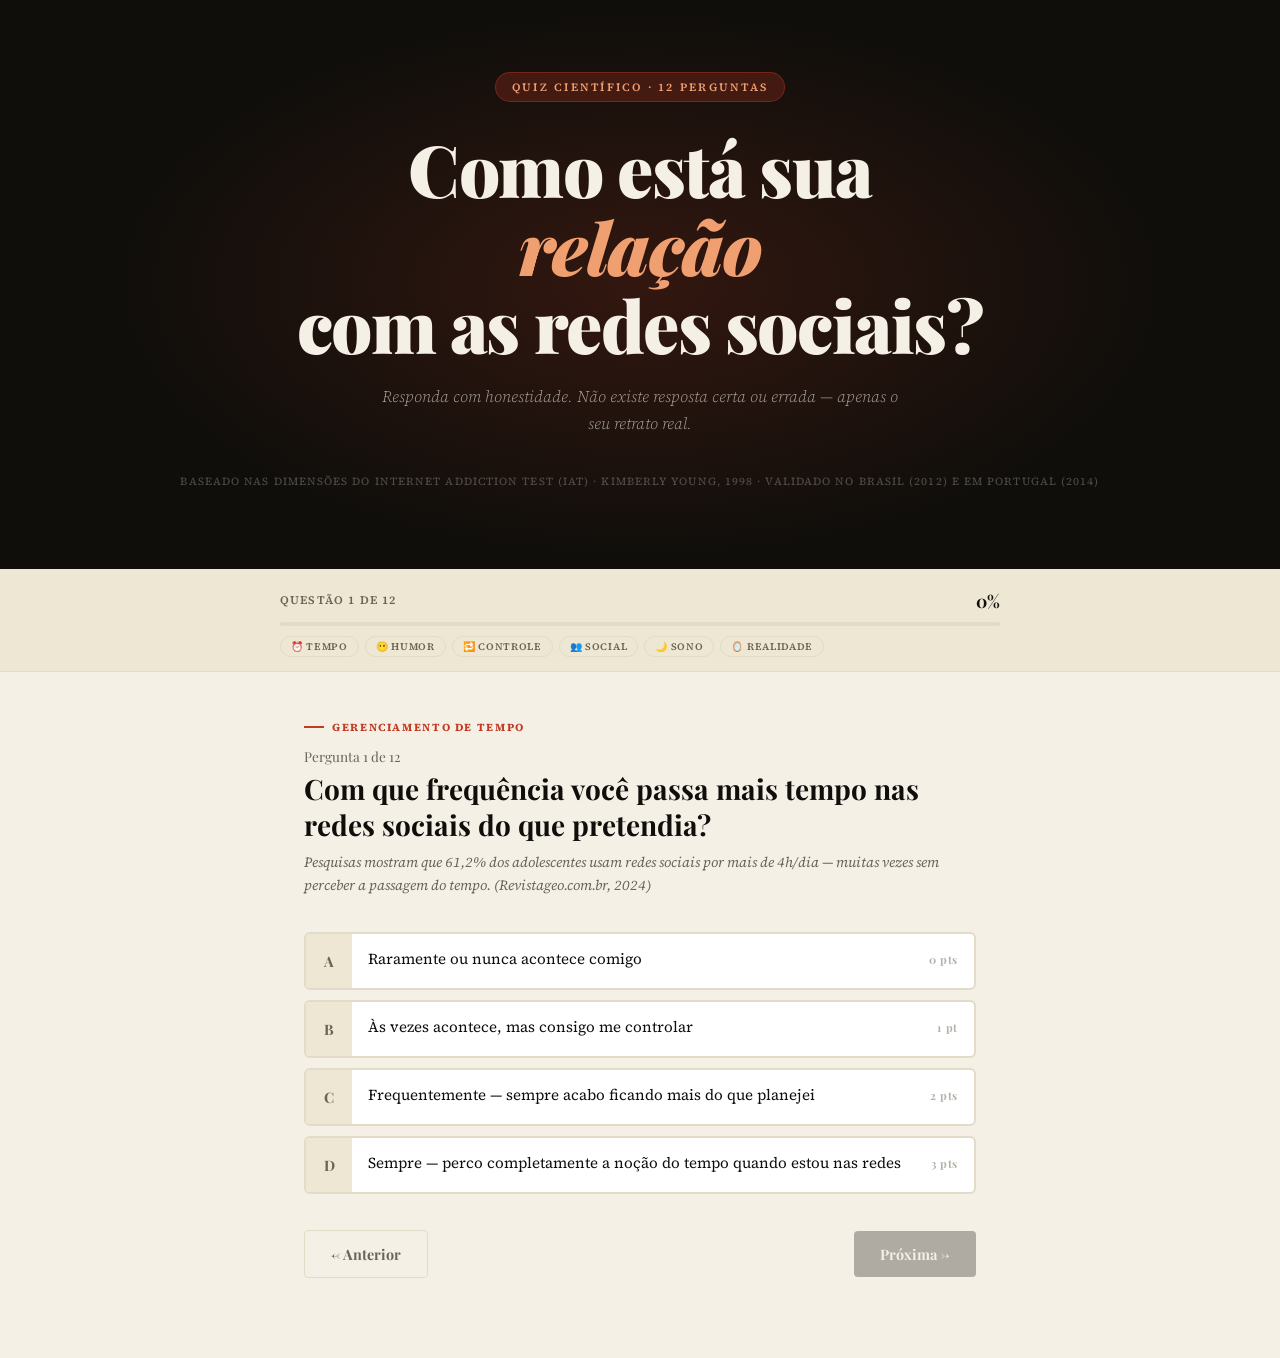
<file: quiz-sheets.html>
<!DOCTYPE html>
<html lang="pt-BR">
<head>
  <meta charset="UTF-8" />
  <meta name="viewport" content="width=device-width, initial-scale=1.0" />
  <title>Quiz — Como está sua relação com as redes sociais?</title>
  <link rel="preconnect" href="https://fonts.googleapis.com" />
  <link rel="preconnect" href="https://fonts.gstatic.com" crossorigin />
  <link href="https://fonts.googleapis.com/css2?family=Playfair+Display:ital,wght@0,700;0,900;1,700&family=Source+Serif+4:ital,wght@0,300;0,400;0,600;1,300&display=swap" rel="stylesheet" />
  <style>
    /* ══ TOKENS ══ */
    :root {
      --preto:     #0f0e0b;
      --creme:     #f5f0e6;
      --creme2:    #ede7d4;
      --creme3:    #e2dbc8;
      --cinza:     #6b6456;
      --vermelho:  #c23b22;
      --laranja:   #e07b35;
      --amarelo:   #c9963a;
      --verde:     #2d6a4f;
      --verde-cl:  #52b788;
    }

    *, *::before, *::after { box-sizing: border-box; margin: 0; padding: 0; }
    html { scroll-behavior: smooth; }

    body {
      font-family: 'Source Serif 4', Georgia, serif;
      background: var(--creme);
      color: var(--preto);
      min-height: 100vh;
    }

    /* ══ CAPA ══ */
    .capa {
      background: var(--preto);
      color: var(--creme);
      padding: 72px 24px 80px;
      text-align: center;
      position: relative;
      overflow: hidden;
    }

    .capa::before {
      content: '';
      position: absolute;
      inset: 0;
      background: radial-gradient(ellipse 60% 70% at 50% 50%, rgba(194,59,34,.2) 0%, transparent 70%);
      pointer-events: none;
    }

    .capa__badge {
      display: inline-block;
      background: rgba(194,59,34,.25);
      border: 1px solid rgba(194,59,34,.4);
      color: #f0a070;
      font-size: .7rem;
      font-weight: 600;
      letter-spacing: .2em;
      text-transform: uppercase;
      padding: 6px 16px;
      border-radius: 100px;
      margin-bottom: 28px;
      position: relative;
      z-index: 1;
      animation: fadeUp .5s ease .1s both;
    }

    .capa__titulo {
      font-family: 'Playfair Display', serif;
      font-size: clamp(2.2rem, 6vw, 4.5rem);
      font-weight: 900;
      line-height: 1.08;
      letter-spacing: -.02em;
      max-width: 720px;
      margin: 0 auto 20px;
      position: relative;
      z-index: 1;
      animation: fadeUp .5s ease .25s both;
    }

    .capa__titulo em {
      font-style: italic;
      color: #f0a070;
    }

    .capa__sub {
      font-size: 1rem;
      font-weight: 300;
      color: rgba(245,240,230,.65);
      max-width: 520px;
      margin: 0 auto 36px;
      line-height: 1.7;
      font-style: italic;
      position: relative;
      z-index: 1;
      animation: fadeUp .5s ease .4s both;
    }

    .capa__fonte {
      font-size: .68rem;
      color: rgba(245,240,230,.28);
      letter-spacing: .1em;
      text-transform: uppercase;
      position: relative;
      z-index: 1;
      animation: fadeUp .5s ease .55s both;
    }

    /* ══ BARRA DE PROGRESSO ══ */
    .progresso-wrap {
      background: var(--creme2);
      padding: 20px 24px 0;
      position: sticky;
      top: 0;
      z-index: 50;
      border-bottom: 1px solid var(--creme3);
    }

    .progresso-info {
      display: flex;
      justify-content: space-between;
      align-items: center;
      max-width: 720px;
      margin: 0 auto 10px;
    }

    .progresso-info__texto {
      font-size: .72rem;
      font-weight: 600;
      letter-spacing: .1em;
      text-transform: uppercase;
      color: var(--cinza);
    }

    .progresso-info__num {
      font-family: 'Playfair Display', serif;
      font-size: 1.1rem;
      font-weight: 700;
      color: var(--preto);
    }

    .progresso-barra {
      max-width: 720px;
      margin: 0 auto;
      height: 4px;
      background: var(--creme3);
      border-radius: 100px;
      overflow: hidden;
    }

    .progresso-barra__fill {
      height: 100%;
      background: var(--vermelho);
      border-radius: 100px;
      width: 0%;
      transition: width .5s cubic-bezier(.4,0,.2,1);
    }

    .progresso-categorias {
      display: flex;
      gap: 6px;
      max-width: 720px;
      margin: 10px auto 0;
      padding-bottom: 14px;
      flex-wrap: wrap;
    }

    .cat-tag {
      font-size: .62rem;
      letter-spacing: .07em;
      text-transform: uppercase;
      padding: 3px 10px;
      border-radius: 100px;
      border: 1px solid var(--creme3);
      color: var(--cinza);
      font-weight: 600;
      transition: all .3s;
    }

    .cat-tag.ativo {
      background: var(--preto);
      color: var(--creme);
      border-color: var(--preto);
    }

    /* ══ ÁREA DO QUIZ ══ */
    .quiz-area {
      max-width: 720px;
      margin: 0 auto;
      padding: 48px 24px 80px;
    }

    /* ══ QUESTÃO ══ */
    .questao {
      display: none;
      animation: fadeUp .4s ease both;
    }

    .questao.ativa { display: block; }

    .questao__categoria {
      font-size: .68rem;
      font-weight: 700;
      letter-spacing: .15em;
      text-transform: uppercase;
      color: var(--vermelho);
      margin-bottom: 12px;
      display: flex;
      align-items: center;
      gap: 8px;
    }

    .questao__categoria::before {
      content: '';
      display: inline-block;
      width: 20px;
      height: 2px;
      background: var(--vermelho);
    }

    .questao__numero {
      font-family: 'Playfair Display', serif;
      font-size: .85rem;
      color: var(--cinza);
      margin-bottom: 6px;
    }

    .questao__texto {
      font-family: 'Playfair Display', serif;
      font-size: clamp(1.3rem, 3.5vw, 1.75rem);
      font-weight: 700;
      line-height: 1.3;
      color: var(--preto);
      margin-bottom: 8px;
    }

    .questao__contexto {
      font-size: .88rem;
      color: var(--cinza);
      font-style: italic;
      margin-bottom: 36px;
      line-height: 1.6;
    }

    /* ══ OPÇÕES ══ */
    .opcoes {
      list-style: none;
      display: flex;
      flex-direction: column;
      gap: 10px;
      margin-bottom: 36px;
    }

    .opcao {
      display: flex;
      align-items: flex-start;
      gap: 0;
      border: 2px solid var(--creme3);
      border-radius: 6px;
      overflow: hidden;
      cursor: pointer;
      transition: border-color .2s, transform .15s, box-shadow .2s;
      background: #fff;
    }

    .opcao:hover {
      border-color: var(--preto);
      transform: translateX(4px);
    }

    .opcao.selecionada {
      border-color: var(--preto);
      background: var(--preto);
    }

    .opcao.selecionada .opcao__pontos,
    .opcao.selecionada .opcao__texto { color: var(--creme); }

    .opcao.selecionada .opcao__letra { background: var(--vermelho); color: #fff; }

    .opcao__letra {
      display: flex;
      align-items: center;
      justify-content: center;
      width: 46px;
      min-height: 54px;
      background: var(--creme2);
      font-family: 'Playfair Display', serif;
      font-weight: 700;
      font-size: .9rem;
      color: var(--cinza);
      flex-shrink: 0;
      transition: background .2s, color .2s;
    }

    .opcao__corpo {
      padding: 14px 16px;
      flex: 1;
      display: flex;
      align-items: center;
      justify-content: space-between;
      gap: 12px;
    }

    .opcao__texto {
      font-size: .95rem;
      line-height: 1.5;
      color: var(--preto);
      transition: color .2s;
    }

    .opcao__pontos {
      font-family: 'Playfair Display', serif;
      font-size: .7rem;
      font-weight: 700;
      color: var(--cinza);
      letter-spacing: .06em;
      white-space: nowrap;
      opacity: .5;
      transition: color .2s;
    }

    /* ══ NAVEGAÇÃO ══ */
    .nav-quiz {
      display: flex;
      align-items: center;
      justify-content: space-between;
      gap: 12px;
    }

    .btn {
      display: inline-flex;
      align-items: center;
      gap: 8px;
      padding: 13px 26px;
      border-radius: 4px;
      font-family: 'Playfair Display', serif;
      font-weight: 700;
      font-size: .9rem;
      cursor: pointer;
      border: none;
      transition: all .2s;
    }

    .btn--primario {
      background: var(--preto);
      color: var(--creme);
    }

    .btn--primario:hover { background: var(--vermelho); }
    .btn--primario:disabled { opacity: .3; cursor: not-allowed; }
    .btn--primario:disabled:hover { background: var(--preto); }

    .btn--secundario {
      background: transparent;
      color: var(--cinza);
      border: 1.5px solid var(--creme3);
    }

    .btn--secundario:hover { border-color: var(--preto); color: var(--preto); }

    .btn--finalizar {
      background: var(--verde);
      color: #fff;
    }

    .btn--finalizar:hover { background: #1d4d38; }
    .btn--finalizar:disabled { opacity: .3; cursor: not-allowed; }
    .btn--finalizar:disabled:hover { background: var(--verde); }

    /* ══ RESULTADO ══ */
    .resultado {
      display: none;
      animation: fadeUp .5s ease both;
    }

    .resultado.ativo { display: block; }

    .resultado__header {
      padding: 56px 24px 48px;
      text-align: center;
    }

    .resultado__emoji {
      font-size: 4rem;
      margin-bottom: 16px;
      display: block;
    }

    .resultado__nivel {
      font-size: .68rem;
      font-weight: 700;
      letter-spacing: .2em;
      text-transform: uppercase;
      margin-bottom: 12px;
    }

    .resultado__titulo {
      font-family: 'Playfair Display', serif;
      font-size: clamp(2rem, 5vw, 3rem);
      font-weight: 900;
      line-height: 1.1;
      margin-bottom: 16px;
    }

    .resultado__pontuacao {
      font-family: 'Playfair Display', serif;
      font-size: 1rem;
      color: var(--cinza);
      margin-bottom: 24px;
    }

    .resultado__pontuacao strong {
      font-size: 2.2rem;
      font-weight: 900;
      display: block;
      line-height: 1;
      margin-bottom: 4px;
    }

    .resultado__descricao {
      font-size: 1.05rem;
      line-height: 1.75;
      max-width: 580px;
      margin: 0 auto;
      color: #2a261f;
    }

    /* Faixa colorida por resultado */
    .resultado__header--verde  { background: #e8f5ee; }
    .resultado__header--amarelo { background: #fef6e4; }
    .resultado__header--laranja { background: #fdecd9; }
    .resultado__header--vermelho { background: #fde8e4; }

    .nivel--verde  { color: var(--verde); }
    .nivel--amarelo { color: var(--amarelo); }
    .nivel--laranja { color: var(--laranja); }
    .nivel--vermelho { color: var(--vermelho); }

    /* ══ PERFIL POR DIMENSÃO ══ */
    .dimensoes {
      max-width: 720px;
      margin: 0 auto;
      padding: 0 24px 48px;
    }

    .dimensoes__titulo {
      font-family: 'Playfair Display', serif;
      font-size: 1.25rem;
      font-weight: 700;
      margin-bottom: 4px;
    }

    .dimensoes__sub {
      font-size: .8rem;
      color: var(--cinza);
      margin-bottom: 24px;
      font-style: italic;
    }

    .dim-item {
      margin-bottom: 20px;
    }

    .dim-item__header {
      display: flex;
      justify-content: space-between;
      align-items: baseline;
      margin-bottom: 6px;
    }

    .dim-item__nome {
      font-size: .82rem;
      font-weight: 600;
      color: var(--preto);
      letter-spacing: .04em;
    }

    .dim-item__valor {
      font-family: 'Playfair Display', serif;
      font-size: .82rem;
      font-weight: 700;
      color: var(--cinza);
    }

    .dim-barra {
      height: 8px;
      background: var(--creme2);
      border-radius: 100px;
      overflow: hidden;
    }

    .dim-barra__fill {
      height: 100%;
      border-radius: 100px;
      transition: width 1s cubic-bezier(.4,0,.2,1) .3s;
    }

    .fill--verde   { background: var(--verde-cl); }
    .fill--amarelo { background: var(--amarelo); }
    .fill--laranja { background: var(--laranja); }
    .fill--vermelho{ background: var(--vermelho); }

    .dim-item__obs {
      font-size: .78rem;
      color: var(--cinza);
      margin-top: 5px;
      font-style: italic;
      line-height: 1.5;
    }

    /* ══ RECOMENDAÇÕES ══ */
    .recomendacoes {
      max-width: 720px;
      margin: 0 auto;
      padding: 0 24px 40px;
    }

    .recomendacoes__titulo {
      font-family: 'Playfair Display', serif;
      font-size: 1.25rem;
      font-weight: 700;
      margin-bottom: 4px;
    }

    .recomendacoes__sub {
      font-size: .8rem;
      color: var(--cinza);
      margin-bottom: 20px;
      font-style: italic;
    }

    .rec-lista { list-style: none; }

    .rec-lista li {
      display: flex;
      gap: 14px;
      align-items: flex-start;
      padding: 14px 0;
      border-bottom: 1px solid var(--creme2);
      font-size: .93rem;
      line-height: 1.6;
    }

    .rec-lista li:last-child { border-bottom: none; }

    .rec-icone {
      font-size: 1.2rem;
      flex-shrink: 0;
      margin-top: 2px;
    }

    /* ══ FONTE CIENTÍFICA ══ */
    .fonte-box {
      max-width: 720px;
      margin: 0 auto 40px;
      padding: 20px 24px;
      border-left: 3px solid var(--creme3);
    }

    .fonte-box p {
      font-size: .75rem;
      color: var(--cinza);
      line-height: 1.7;
    }

    .fonte-box strong { color: var(--preto); }

    /* ══ AÇÕES FINAIS ══ */
    .acoes-finais {
      display: flex;
      gap: 12px;
      justify-content: center;
      flex-wrap: wrap;
      padding: 0 24px 64px;
    }

    .btn--refazer {
    /* Mantenha o que você já tem e adicione/ajuste o seguinte: */
    display: inline-block;      /* Permite que o link aceite padding e largura */
    text-decoration: none;      /* Remove o sublinhado roxo/azul padrão */
    text-align: center;         /* Centraliza o texto */
    vertical-align: middle;     /* Alinha com o botão ao lado caso necessário */
    
    /* Suas propriedades atuais que devem permanecer: */
    background: var(--preto);
    color: var(--creme);
    padding: 14px 28px;
    border-radius: 4px;
    font-family: 'Playfair Display', serif;
    font-weight: 700;
    font-size: .95rem;
    cursor: pointer;
    border: none;
    transition: background .2s;
    }
    .btn--refazer:hover { background: var(--vermelho); }

    /* ══ ANIMAÇÕES ══ */
    @keyframes fadeUp {
      from { opacity: 0; transform: translateY(18px); }
      to   { opacity: 1; transform: translateY(0); }
    }

    /* ══ RESPONSIVO ══ */
    @media (max-width: 560px) {
      .opcao__pontos { display: none; }
      .nav-quiz { flex-direction: column-reverse; }
      .btn { width: 100%; justify-content: center; }
    }
  </style>
</head>
<body>

<!-- ══════════ CAPA ══════════ -->
<header class="capa">
  <span class="capa__badge">Quiz científico · 12 perguntas</span>
  <h1 class="capa__titulo">Como está sua <em>relação</em><br>com as redes sociais?</h1>
  <p class="capa__sub">Responda com honestidade. Não existe resposta certa ou errada — apenas o seu retrato real.</p>
  <p class="capa__fonte">Baseado nas dimensões do Internet Addiction Test (IAT) · Kimberly Young, 1998 · Validado no Brasil (2012) e em Portugal (2014)</p>
</header>

<!-- ══════════ BARRA DE PROGRESSO ══════════ -->
<div class="progresso-wrap" id="progresso-wrap">
  <div class="progresso-info">
    <span class="progresso-info__texto">Questão <span id="q-atual">1</span> de 12</span>
    <span class="progresso-info__num"><span id="pct">0</span>%</span>
  </div>
  <div class="progresso-barra">
    <div class="progresso-barra__fill" id="barra-fill"></div>
  </div>
  <div class="progresso-categorias">
    <span class="cat-tag" id="cat-tempo">⏰ Tempo</span>
    <span class="cat-tag" id="cat-humor">😶 Humor</span>
    <span class="cat-tag" id="cat-controle">🔁 Controle</span>
    <span class="cat-tag" id="cat-social">👥 Social</span>
    <span class="cat-tag" id="cat-sono">🌙 Sono</span>
    <span class="cat-tag" id="cat-realidade">🪞 Realidade</span>
  </div>
</div>

<!-- ══════════ QUIZ ══════════ -->
<main class="quiz-area" id="quiz-area">

  <!-- QUESTÃO 1 — Gerenciamento de Tempo -->
  <div class="questao ativa" data-index="0" data-categoria="tempo">
    <p class="questao__categoria">Gerenciamento de Tempo</p>
    <p class="questao__numero">Pergunta 1 de 12</p>
    <h2 class="questao__texto">Com que frequência você passa mais tempo nas redes sociais do que pretendia?</h2>
    <p class="questao__contexto">Pesquisas mostram que 61,2% dos adolescentes usam redes sociais por mais de 4h/dia — muitas vezes sem perceber a passagem do tempo. (Revistageo.com.br, 2024)</p>
    <ul class="opcoes">
      <li class="opcao" data-valor="0"><span class="opcao__letra">A</span><div class="opcao__corpo"><span class="opcao__texto">Raramente ou nunca acontece comigo</span><span class="opcao__pontos">0 pts</span></div></li>
      <li class="opcao" data-valor="1"><span class="opcao__letra">B</span><div class="opcao__corpo"><span class="opcao__texto">Às vezes acontece, mas consigo me controlar</span><span class="opcao__pontos">1 pt</span></div></li>
      <li class="opcao" data-valor="2"><span class="opcao__letra">C</span><div class="opcao__corpo"><span class="opcao__texto">Frequentemente — sempre acabo ficando mais do que planejei</span><span class="opcao__pontos">2 pts</span></div></li>
      <li class="opcao" data-valor="3"><span class="opcao__letra">D</span><div class="opcao__corpo"><span class="opcao__texto">Sempre — perco completamente a noção do tempo quando estou nas redes</span><span class="opcao__pontos">3 pts</span></div></li>
    </ul>
    <div class="nav-quiz">
      <button class="btn btn--secundario" disabled>← Anterior</button>
      <button class="btn btn--primario btn-proximo" disabled>Próxima →</button>
    </div>
  </div>

  <!-- QUESTÃO 2 — Gerenciamento de Tempo -->
  <div class="questao" data-index="1" data-categoria="tempo">
    <p class="questao__categoria">Gerenciamento de Tempo</p>
    <p class="questao__numero">Pergunta 2 de 12</p>
    <h2 class="questao__texto">Você já deixou de fazer tarefas importantes por causa das redes sociais?</h2>
    <p class="questao__contexto">Estudos associam o uso excessivo à queda no desempenho acadêmico e profissional. (Pedrollo e Vedana, 2021)</p>
    <ul class="opcoes">
      <li class="opcao" data-valor="0"><span class="opcao__letra">A</span><div class="opcao__corpo"><span class="opcao__texto">Não, mantenho minhas tarefas em dia sem problema</span><span class="opcao__pontos">0 pts</span></div></li>
      <li class="opcao" data-valor="1"><span class="opcao__letra">B</span><div class="opcao__corpo"><span class="opcao__texto">Raramente, mas já aconteceu uma ou duas vezes</span><span class="opcao__pontos">1 pt</span></div></li>
      <li class="opcao" data-valor="2"><span class="opcao__letra">C</span><div class="opcao__corpo"><span class="opcao__texto">Sim, com certa frequência deixo coisas para depois por causa das redes</span><span class="opcao__pontos">2 pts</span></div></li>
      <li class="opcao" data-valor="3"><span class="opcao__letra">D</span><div class="opcao__corpo"><span class="opcao__texto">Sempre — as redes sociais interferem muito nas minhas obrigações</span><span class="opcao__pontos">3 pts</span></div></li>
    </ul>
    <div class="nav-quiz">
      <button class="btn btn--secundario btn-anterior">← Anterior</button>
      <button class="btn btn--primario btn-proximo" disabled>Próxima →</button>
    </div>
  </div>

  <!-- QUESTÃO 3 — Modificação do Humor -->
  <div class="questao" data-index="2" data-categoria="humor">
    <p class="questao__categoria">Modificação do Humor</p>
    <p class="questao__numero">Pergunta 3 de 12</p>
    <h2 class="questao__texto">Como você se sente quando fica um tempo sem acessar as redes sociais?</h2>
    <p class="questao__contexto">A irritabilidade ao ficar desconectado é um dos principais sinais de dependência digital, segundo o IAT (Young, 1998) e estudos brasileiros validados.</p>
    <ul class="opcoes">
      <li class="opcao" data-valor="0"><span class="opcao__letra">A</span><div class="opcao__corpo"><span class="opcao__texto">Normal, não faz diferença no meu humor</span><span class="opcao__pontos">0 pts</span></div></li>
      <li class="opcao" data-valor="1"><span class="opcao__letra">B</span><div class="opcao__corpo"><span class="opcao__texto">Um pouco inquieto, mas passa rápido</span><span class="opcao__pontos">1 pt</span></div></li>
      <li class="opcao" data-valor="2"><span class="opcao__letra">C</span><div class="opcao__corpo"><span class="opcao__texto">Fico visivelmente irritado, ansioso ou entediado</span><span class="opcao__pontos">2 pts</span></div></li>
      <li class="opcao" data-valor="3"><span class="opcao__letra">D</span><div class="opcao__corpo"><span class="opcao__texto">Fico muito mal — angustiado até conseguir acessar de novo</span><span class="opcao__pontos">3 pts</span></div></li>
    </ul>
    <div class="nav-quiz">
      <button class="btn btn--secundario btn-anterior">← Anterior</button>
      <button class="btn btn--primario btn-proximo" disabled>Próxima →</button>
    </div>
  </div>

  <!-- QUESTÃO 4 — Modificação do Humor -->
  <div class="questao" data-index="3" data-categoria="humor">
    <p class="questao__categoria">Modificação do Humor</p>
    <p class="questao__numero">Pergunta 4 de 12</p>
    <h2 class="questao__texto">Você usa as redes sociais para fugir de problemas ou de sentimentos ruins?</h2>
    <p class="questao__contexto">O mundo virtual como fuga de emoções negativas é um ciclo que aumenta a dependência e agrava sintomas de ansiedade. (Yücens e Uzer, 2018; RBIC, 2021)</p>
    <ul class="opcoes">
      <li class="opcao" data-valor="0"><span class="opcao__letra">A</span><div class="opcao__corpo"><span class="opcao__texto">Não, uso as redes por entretenimento, não como escape</span><span class="opcao__pontos">0 pts</span></div></li>
      <li class="opcao" data-valor="1"><span class="opcao__letra">B</span><div class="opcao__corpo"><span class="opcao__texto">Às vezes, quando estou entediado ou frustrado</span><span class="opcao__pontos">1 pt</span></div></li>
      <li class="opcao" data-valor="2"><span class="opcao__letra">C</span><div class="opcao__corpo"><span class="opcao__texto">Com frequência — as redes são minha válvula de escape habitual</span><span class="opcao__pontos">2 pts</span></div></li>
      <li class="opcao" data-valor="3"><span class="opcao__letra">D</span><div class="opcao__corpo"><span class="opcao__texto">Sempre — não consigo lidar com sentimentos difíceis sem recorrer às redes</span><span class="opcao__pontos">3 pts</span></div></li>
    </ul>
    <div class="nav-quiz">
      <button class="btn btn--secundario btn-anterior">← Anterior</button>
      <button class="btn btn--primario btn-proximo" disabled>Próxima →</button>
    </div>
  </div>

  <!-- QUESTÃO 5 — Perda de Controle -->
  <div class="questao" data-index="4" data-categoria="controle">
    <p class="questao__categoria">Perda de Controle</p>
    <p class="questao__numero">Pergunta 5 de 12</p>
    <h2 class="questao__texto">Você já tentou reduzir o uso das redes sociais e não conseguiu?</h2>
    <p class="questao__contexto">A dificuldade em controlar o período de uso é um marcador central da adicção digital. (Macedo, 2018; Moura, 2021 — citados na Revista Foco, 2024)</p>
    <ul class="opcoes">
      <li class="opcao" data-valor="0"><span class="opcao__letra">A</span><div class="opcao__corpo"><span class="opcao__texto">Não, consigo reduzir sem dificuldade quando quero</span><span class="opcao__pontos">0 pts</span></div></li>
      <li class="opcao" data-valor="1"><span class="opcao__letra">B</span><div class="opcao__corpo"><span class="opcao__texto">Já tentei e consegui, mas foi mais difícil do que esperava</span><span class="opcao__pontos">1 pt</span></div></li>
      <li class="opcao" data-valor="2"><span class="opcao__letra">C</span><div class="opcao__corpo"><span class="opcao__texto">Já tentei várias vezes e não consigo manter a redução por muito tempo</span><span class="opcao__pontos">2 pts</span></div></li>
      <li class="opcao" data-valor="3"><span class="opcao__letra">D</span><div class="opcao__corpo"><span class="opcao__texto">Nunca consigo — sempre volto ao mesmo padrão ou uso ainda mais</span><span class="opcao__pontos">3 pts</span></div></li>
    </ul>
    <div class="nav-quiz">
      <button class="btn btn--secundario btn-anterior">← Anterior</button>
      <button class="btn btn--primario btn-proximo" disabled>Próxima →</button>
    </div>
  </div>

  <!-- QUESTÃO 6 — Perda de Controle -->
  <div class="questao" data-index="5" data-categoria="controle">
    <p class="questao__categoria">Perda de Controle</p>
    <p class="questao__numero">Pergunta 6 de 12</p>
    <h2 class="questao__texto">Com que frequência você checa as redes sociais sem um motivo claro — só por impulso?</h2>
    <p class="questao__contexto">Verificar o celular compulsivamente é um dos comportamentos de abstinência mais comuns da adicção digital. (IAT — Young, 1998; Machado et al., 2018)</p>
    <ul class="opcoes">
      <li class="opcao" data-valor="0"><span class="opcao__letra">A</span><div class="opcao__corpo"><span class="opcao__texto">Raramente, abro as redes quando tenho um motivo</span><span class="opcao__pontos">0 pts</span></div></li>
      <li class="opcao" data-valor="1"><span class="opcao__letra">B</span><div class="opcao__corpo"><span class="opcao__texto">Algumas vezes por dia, mas sem exagero</span><span class="opcao__pontos">1 pt</span></div></li>
      <li class="opcao" data-valor="2"><span class="opcao__letra">C</span><div class="opcao__corpo"><span class="opcao__texto">Muitas vezes — verifico o celular constantemente sem nem perceber</span><span class="opcao__pontos">2 pts</span></div></li>
      <li class="opcao" data-valor="3"><span class="opcao__letra">D</span><div class="opcao__corpo"><span class="opcao__texto">Todo o tempo — é quase um reflexo involuntário</span><span class="opcao__pontos">3 pts</span></div></li>
    </ul>
    <div class="nav-quiz">
      <button class="btn btn--secundario btn-anterior">← Anterior</button>
      <button class="btn btn--primario btn-proximo" disabled>Próxima →</button>
    </div>
  </div>

  <!-- QUESTÃO 7 — Isolamento Social -->
  <div class="questao" data-index="6" data-categoria="social">
    <p class="questao__categoria">Isolamento Social</p>
    <p class="questao__numero">Pergunta 7 de 12</p>
    <h2 class="questao__texto">Você já deixou de sair ou recusou programas com pessoas reais para ficar nas redes?</h2>
    <p class="questao__contexto">O distanciamento das relações presenciais em favor do mundo virtual é um sinal de alerta de isolamento social digital. (Moromizato et al., 2017; RBIC, 2021)</p>
    <ul class="opcoes">
      <li class="opcao" data-valor="0"><span class="opcao__letra">A</span><div class="opcao__corpo"><span class="opcao__texto">Não, sempre priorizo o encontro presencial</span><span class="opcao__pontos">0 pts</span></div></li>
      <li class="opcao" data-valor="1"><span class="opcao__letra">B</span><div class="opcao__corpo"><span class="opcao__texto">Raramente aconteceu, mas não é meu padrão</span><span class="opcao__pontos">1 pt</span></div></li>
      <li class="opcao" data-valor="2"><span class="opcao__letra">C</span><div class="opcao__corpo"><span class="opcao__texto">Já aconteceu algumas vezes — prefiro ficar em casa nas redes</span><span class="opcao__pontos">2 pts</span></div></li>
      <li class="opcao" data-valor="3"><span class="opcao__letra">D</span><div class="opcao__corpo"><span class="opcao__texto">Frequentemente — me sinto mais confortável nas redes do que pessoalmente</span><span class="opcao__pontos">3 pts</span></div></li>
    </ul>
    <div class="nav-quiz">
      <button class="btn btn--secundario btn-anterior">← Anterior</button>
      <button class="btn btn--primario btn-proximo" disabled>Próxima →</button>
    </div>
  </div>

  <!-- QUESTÃO 8 — Isolamento Social -->
  <div class="questao" data-index="7" data-categoria="social">
    <p class="questao__categoria">Isolamento Social</p>
    <p class="questao__numero">Pergunta 8 de 12</p>
    <h2 class="questao__texto">Alguém próximo (família, amigos) já reclamou que você passa tempo demais no celular?</h2>
    <p class="questao__contexto">O impacto nas relações interpessoais é um dos critérios diagnósticos para dependência de internet. (IAT — Young, 1998; Revista Foco, 2024)</p>
    <ul class="opcoes">
      <li class="opcao" data-valor="0"><span class="opcao__letra">A</span><div class="opcao__corpo"><span class="opcao__texto">Não, nunca recebi esse comentário</span><span class="opcao__pontos">0 pts</span></div></li>
      <li class="opcao" data-valor="1"><span class="opcao__letra">B</span><div class="opcao__corpo"><span class="opcao__texto">Uma vez ou outra, mas não é algo recorrente</span><span class="opcao__pontos">1 pt</span></div></li>
      <li class="opcao" data-valor="2"><span class="opcao__letra">C</span><div class="opcao__corpo"><span class="opcao__texto">Sim, já ouvi isso algumas vezes de pessoas próximas</span><span class="opcao__pontos">2 pts</span></div></li>
      <li class="opcao" data-valor="3"><span class="opcao__letra">D</span><div class="opcao__corpo"><span class="opcao__texto">Frequentemente — já gerou conflitos por causa disso</span><span class="opcao__pontos">3 pts</span></div></li>
    </ul>
    <div class="nav-quiz">
      <button class="btn btn--secundario btn-anterior">← Anterior</button>
      <button class="btn btn--primario btn-proximo" disabled>Próxima →</button>
    </div>
  </div>

  <!-- QUESTÃO 9 — Sono -->
  <div class="questao" data-index="8" data-categoria="sono">
    <p class="questao__categoria">Distúrbios do Sono</p>
    <p class="questao__numero">Pergunta 9 de 12</p>
    <h2 class="questao__texto">Com que frequência você usa as redes sociais pouco antes de dormir ou na cama?</h2>
    <p class="questao__contexto">Distúrbios do sono por uso de tela são uma das principais consequências do uso excessivo. A luz azul e o estímulo mental das notificações comprometem a qualidade do sono. (Grillo et al., 2023; Revista Foco, 2024)</p>
    <ul class="opcoes">
      <li class="opcao" data-valor="0"><span class="opcao__letra">A</span><div class="opcao__corpo"><span class="opcao__texto">Raramente, tenho o hábito de desligar o celular cedo</span><span class="opcao__pontos">0 pts</span></div></li>
      <li class="opcao" data-valor="1"><span class="opcao__letra">B</span><div class="opcao__corpo"><span class="opcao__texto">Às vezes, mas tento evitar</span><span class="opcao__pontos">1 pt</span></div></li>
      <li class="opcao" data-valor="2"><span class="opcao__letra">C</span><div class="opcao__corpo"><span class="opcao__texto">Com frequência — é quase um ritual antes de dormir</span><span class="opcao__pontos">2 pts</span></div></li>
      <li class="opcao" data-valor="3"><span class="opcao__letra">D</span><div class="opcao__corpo"><span class="opcao__texto">Todo dia — fico nas redes até tarde e muitas vezes isso atrapalha meu sono</span><span class="opcao__pontos">3 pts</span></div></li>
    </ul>
    <div class="nav-quiz">
      <button class="btn btn--secundario btn-anterior">← Anterior</button>
      <button class="btn btn--primario btn-proximo" disabled>Próxima →</button>
    </div>
  </div>

  <!-- QUESTÃO 10 — Sono -->
  <div class="questao" data-index="9" data-categoria="sono">
    <p class="questao__categoria">Distúrbios do Sono</p>
    <p class="questao__numero">Pergunta 10 de 12</p>
    <h2 class="questao__texto">Ao acordar, uma das primeiras coisas que você faz é checar as redes sociais?</h2>
    <p class="questao__contexto">Verificar redes sociais ao acordar é um dos comportamentos de maior dependência — o cérebro inicia o dia já em modo reativo e ansioso. (Wang et al., 2018)</p>
    <ul class="opcoes">
      <li class="opcao" data-valor="0"><span class="opcao__letra">A</span><div class="opcao__corpo"><span class="opcao__texto">Não, cuido de outras coisas antes de ver o celular</span><span class="opcao__pontos">0 pts</span></div></li>
      <li class="opcao" data-valor="1"><span class="opcao__letra">B</span><div class="opcao__corpo"><span class="opcao__texto">Às vezes, mas não é sempre</span><span class="opcao__pontos">1 pt</span></div></li>
      <li class="opcao" data-valor="2"><span class="opcao__letra">C</span><div class="opcao__corpo"><span class="opcao__texto">Na maioria dos dias, sim</span><span class="opcao__pontos">2 pts</span></div></li>
      <li class="opcao" data-valor="3"><span class="opcao__letra">D</span><div class="opcao__corpo"><span class="opcao__texto">Sempre — é a primeira coisa que faço, antes mesmo de sair da cama</span><span class="opcao__pontos">3 pts</span></div></li>
    </ul>
    <div class="nav-quiz">
      <button class="btn btn--secundario btn-anterior">← Anterior</button>
      <button class="btn btn--primario btn-proximo" disabled>Próxima →</button>
    </div>
  </div>

  <!-- QUESTÃO 11 — Substituição da Realidade -->
  <div class="questao" data-index="10" data-categoria="realidade">
    <p class="questao__categoria">Substituição da Realidade</p>
    <p class="questao__numero">Pergunta 11 de 12</p>
    <h2 class="questao__texto">Você já se sentiu mal ao comparar sua vida com o que vê nas redes sociais?</h2>
    <p class="questao__contexto">A comparação constante com vidas editadas é um dos principais mecanismos de baixa autoestima e depressão associados ao uso de redes. (Cheng et al., 2023; Melo et al., 2023)</p>
    <ul class="opcoes">
      <li class="opcao" data-valor="0"><span class="opcao__letra">A</span><div class="opcao__corpo"><span class="opcao__texto">Não, sei que as redes mostram apenas a parte positiva da vida das pessoas</span><span class="opcao__pontos">0 pts</span></div></li>
      <li class="opcao" data-valor="1"><span class="opcao__letra">B</span><div class="opcao__corpo"><span class="opcao__texto">Já aconteceu, mas consigo me reconcentrar rápido</span><span class="opcao__pontos">1 pt</span></div></li>
      <li class="opcao" data-valor="2"><span class="opcao__letra">C</span><div class="opcao__corpo"><span class="opcao__texto">Com certa frequência — isso afeta meu humor e minha autoestima</span><span class="opcao__pontos">2 pts</span></div></li>
      <li class="opcao" data-valor="3"><span class="opcao__letra">D</span><div class="opcao__corpo"><span class="opcao__texto">Frequentemente — sinto que minha vida é inferior e isso me deixa para baixo</span><span class="opcao__pontos">3 pts</span></div></li>
    </ul>
    <div class="nav-quiz">
      <button class="btn btn--secundario btn-anterior">← Anterior</button>
      <button class="btn btn--primario btn-proximo" disabled>Próxima →</button>
    </div>
  </div>

  <!-- QUESTÃO 12 — Substituição da Realidade -->
  <div class="questao" data-index="11" data-categoria="realidade">
    <p class="questao__categoria">Substituição da Realidade</p>
    <p class="questao__numero">Pergunta 12 de 12</p>
    <h2 class="questao__texto">Você sente que precisa das redes sociais para se sentir parte de algo ou para não se sentir sozinho?</h2>
    <p class="questao__contexto">Usar as redes como substituto para conexão emocional real é um dos fatores preditores de uso problemático. (Fonsêca et al., 2018; EUGPI2, revisão portuguesa, 2021)</p>
    <ul class="opcoes">
      <li class="opcao" data-valor="0"><span class="opcao__letra">A</span><div class="opcao__corpo"><span class="opcao__texto">Não, me sinto parte de algo mesmo sem as redes</span><span class="opcao__pontos">0 pts</span></div></li>
      <li class="opcao" data-valor="1"><span class="opcao__letra">B</span><div class="opcao__corpo"><span class="opcao__texto">Um pouco — as redes ajudam mas não são essenciais para isso</span><span class="opcao__pontos">1 pt</span></div></li>
      <li class="opcao" data-valor="2"><span class="opcao__letra">C</span><div class="opcao__corpo"><span class="opcao__texto">Sim, as redes são importantes para me sentir conectado ao mundo</span><span class="opcao__pontos">2 pts</span></div></li>
      <li class="opcao" data-valor="3"><span class="opcao__letra">D</span><div class="opcao__corpo"><span class="opcao__texto">Completamente — sem as redes me sinto excluído e muito sozinho</span><span class="opcao__pontos">3 pts</span></div></li>
    </ul>
    <div class="nav-quiz">
      <button class="btn btn--secundario btn-anterior">← Anterior</button>
      <button class="btn btn--finalizar btn-finalizar" disabled>Ver meu resultado ✓</button>
    </div>
  </div>

</main>

<!-- ══════════ RESULTADO ══════════ -->
<section class="resultado" id="resultado">

  <!-- Header dinâmico -->
  <div class="resultado__header" id="resultado-header">
    <span class="resultado__emoji" id="res-emoji"></span>
    <p class="resultado__nivel" id="res-nivel"></p>
    <h2 class="resultado__titulo" id="res-titulo"></h2>
    <div class="resultado__pontuacao">
      <strong id="res-pontos"></strong>
      pontos de 36 possíveis
    </div>
    <p class="resultado__descricao" id="res-descricao"></p>
  </div>

  <!-- Perfil por dimensão -->
  <div class="dimensoes">
    <h3 class="dimensoes__titulo">Seu perfil por área</h3>
    <p class="dimensoes__sub">Veja em quais dimensões você teve maior pontuação — cada uma representa um aspecto diferente da sua relação com as redes sociais.</p>

    <div class="dim-item">
      <div class="dim-item__header">
        <span class="dim-item__nome">⏰ Gerenciamento de Tempo</span>
        <span class="dim-item__valor" id="dim-tempo-val"></span>
      </div>
      <div class="dim-barra"><div class="dim-barra__fill" id="dim-tempo-fill"></div></div>
      <p class="dim-item__obs" id="dim-tempo-obs"></p>
    </div>

    <div class="dim-item">
      <div class="dim-item__header">
        <span class="dim-item__nome">😶 Modificação do Humor</span>
        <span class="dim-item__valor" id="dim-humor-val"></span>
      </div>
      <div class="dim-barra"><div class="dim-barra__fill" id="dim-humor-fill"></div></div>
      <p class="dim-item__obs" id="dim-humor-obs"></p>
    </div>

    <div class="dim-item">
      <div class="dim-item__header">
        <span class="dim-item__nome">🔁 Perda de Controle</span>
        <span class="dim-item__valor" id="dim-controle-val"></span>
      </div>
      <div class="dim-barra"><div class="dim-barra__fill" id="dim-controle-fill"></div></div>
      <p class="dim-item__obs" id="dim-controle-obs"></p>
    </div>

    <div class="dim-item">
      <div class="dim-item__header">
        <span class="dim-item__nome">👥 Isolamento Social</span>
        <span class="dim-item__valor" id="dim-social-val"></span>
      </div>
      <div class="dim-barra"><div class="dim-barra__fill" id="dim-social-fill"></div></div>
      <p class="dim-item__obs" id="dim-social-obs"></p>
    </div>

    <div class="dim-item">
      <div class="dim-item__header">
        <span class="dim-item__nome">🌙 Distúrbio do Sono</span>
        <span class="dim-item__valor" id="dim-sono-val"></span>
      </div>
      <div class="dim-barra"><div class="dim-barra__fill" id="dim-sono-fill"></div></div>
      <p class="dim-item__obs" id="dim-sono-obs"></p>
    </div>

    <div class="dim-item">
      <div class="dim-item__header">
        <span class="dim-item__nome">🪞 Substituição da Realidade</span>
        <span class="dim-item__valor" id="dim-realidade-val"></span>
      </div>
      <div class="dim-barra"><div class="dim-barra__fill" id="dim-realidade-fill"></div></div>
      <p class="dim-item__obs" id="dim-realidade-obs"></p>
    </div>
  </div>

  <!-- Recomendações -->
  <div class="recomendacoes">
    <h3 class="recomendacoes__titulo">O que você pode fazer</h3>
    <p class="recomendacoes__sub">Recomendações baseadas no seu resultado</p>
    <ul class="rec-lista" id="rec-lista"></ul>
  </div>

  <!-- Fonte científica -->
  <div class="fonte-box">
    <p><strong>Base científica:</strong> Este quiz foi desenvolvido com base nas 6 dimensões do <strong>Internet Addiction Test (IAT)</strong>, criado por Kimberly Young (1998) e validado no Brasil (2012) e em Portugal (2014). As dimensões avaliadas são: gerenciamento de tempo, conflitos emocionais / modificação do humor, comportamentos de abstinência / perda de controle, isolamento e problemas sociais, distúrbios do sono e substituição da realidade. Este instrumento é o mais utilizado mundialmente para rastreamento da adicção em internet e apresenta propriedades psicométricas satisfatórias (α de Cronbach ≥ 0,87).</p>
    <p style="margin-top:8px"><strong>Atenção:</strong> Este quiz é uma ferramenta de reflexão e conscientização, não substitui avaliação clínica. Se você se identificou com muitas situações de alto impacto, considere conversar com um psicólogo.</p>
  </div>

  <!-- Ações -->
  <div class="acoes-finais">
    <button class="btn--refazer" id="btn-refazer">↺ Refazer o quiz</button>
    <a href="Local-de-cultura.html" class= "btn--refazer" >Encontre Sua Atividade Cultural →</a>
  </div>

</section>

<script>
// ══════════════════════════════════════════════
//  DADOS DO QUIZ
// ══════════════════════════════════════════════
const CATEGORIAS = ['tempo','tempo','humor','humor','controle','controle','social','social','sono','sono','realidade','realidade'];
const CAT_IDS    = { tempo:'cat-tempo', humor:'cat-humor', controle:'cat-controle', social:'cat-social', sono:'cat-sono', realidade:'cat-realidade' };

const DIM_OBS = {
  tempo: [
    'Você tem boa gestão do seu tempo online.',
    'Atenção: seu tempo nas redes pode estar começando a escapar do controle.',
    'Alerta: você está perdendo tempo significativo para as redes sociais.',
  ],
  humor: [
    'Seu humor não depende das redes — ótimo sinal.',
    'Atenção: você usa as redes como regulador emocional com alguma frequência.',
    'Alerta: as redes sociais estão interferindo bastante no seu estado emocional.',
  ],
  controle: [
    'Você mantém o controle do seu uso — continue assim.',
    'Atenção: a compulsividade começa a aparecer. Vale observar.',
    'Alerta: você apresenta sinais claros de comportamento compulsivo digital.',
  ],
  social: [
    'Suas relações presenciais estão preservadas — muito bom.',
    'Atenção: o isolamento digital pode estar afetando seus relacionamentos.',
    'Alerta: sua vida social offline está sendo prejudicada pelo uso das redes.',
  ],
  sono: [
    'Seu sono não está sendo comprometido pelo uso das redes.',
    'Atenção: as telas à noite podem estar afetando a qualidade do seu sono.',
    'Alerta: o uso das redes está claramente interferindo na sua higiene do sono.',
  ],
  realidade: [
    'Você tem uma visão crítica saudável sobre as redes.',
    'Atenção: a comparação online começa a afetar sua autopercepção.',
    'Alerta: as redes estão distorcendo sua percepção de si mesmo e do mundo.',
  ],
};

const RESULTADOS = [
  {
    min: 0, max: 9,
    cor: 'verde', emoji: '🌿',
    nivel: 'Uso Saudável',
    titulo: 'Você tem uma relação equilibrada com as redes',
    descricao: 'Parabéns! Você usa as redes sociais de forma consciente e controlada. Seu uso não interfere significativamente no sono, nas relações ou no humor. Continue assim — e mantenha esse equilíbrio verificando seu comportamento periodicamente.',
    recs: [
      { icon: '✅', texto: 'Continue monitorando seu tempo de uso — a conscientização é o que mantém o equilíbrio.' },
      { icon: '🌿', texto: 'Aproveite para cultivar atividades presenciais: esportes, cultura, encontros com amigos.' },
      { icon: '📚', texto: 'Compartilhe o que você aprendeu aqui com pessoas próximas que podem se beneficiar.' },
    ],
  },
  {
    min: 10, max: 19,
    cor: 'amarelo', emoji: '⚡',
    nivel: 'Zona de Atenção',
    titulo: 'Alguns sinais de desequilíbrio estão aparecendo',
    descricao: 'Seu uso já apresenta padrões que merecem atenção. Você pode estar se deixando levar pelas redes com mais frequência do que gostaria, e isso pode estar afetando pequenas áreas da sua vida — sono, humor ou tempo. É o momento certo para agir antes que o hábito se consolide.',
    recs: [
      { icon: '⏱️', texto: 'Ative o controle de tempo de tela no celular e defina limites diários por aplicativo.' },
      { icon: '📵', texto: 'Crie uma zona livre de celular: pelo menos 30 minutos antes de dormir e ao acordar.' },
      { icon: '🗓️', texto: 'Planeje pelo menos uma atividade presencial por semana para substituir tempo nas redes.' },
      { icon: '🔔', texto: 'Desative notificações não essenciais — isso reduz a checagem compulsiva imediata.' },
    ],
  },
  {
    min: 20, max: 27,
    cor: 'laranja', emoji: '🔥',
    nivel: 'Uso Problemático',
    titulo: 'As redes sociais estão interferindo na sua vida',
    descricao: 'Seu resultado indica um uso problemático, com impactos visíveis em pelo menos algumas áreas importantes da sua vida — relacionamentos, humor, sono ou produtividade. Pesquisas mostram que cerca de 21% dos adolescentes brasileiros estão nessa faixa. A boa notícia é que é possível mudar com passos concretos e consistentes.',
    recs: [
      { icon: '🧠', texto: 'Reconheça os gatilhos: em que situações você recorre mais às redes? Tédio, tristeza, ansiedade?' },
      { icon: '🔄', texto: 'Substitua o hábito: toda vez que sentir o impulso de abrir o celular, faça outra coisa por 5 minutos.' },
      { icon: '👥', texto: 'Converse com pessoas próximas sobre seu objetivo de reduzir o uso — o apoio social ajuda muito.' },
      { icon: '🎯', texto: 'Estabeleça "janelas" de uso: horários fixos para ver as redes, fora disso, celular guardado.' },
      { icon: '🏃', texto: 'Pratique atividade física regularmente — ela é uma das melhores formas de liberar dopamina de forma saudável.' },
    ],
  },
  {
    min: 28, max: 36,
    cor: 'vermelho', emoji: '🆘',
    nivel: 'Dependência Digital',
    titulo: 'Seu uso indica padrões sérios de dependência',
    descricao: 'Seus resultados indicam padrões alinhados ao que pesquisadores chamam de adicção digital — um uso compulsivo que interfere de forma significativa em várias áreas da sua vida. Isso não é fraqueza de caráter: é um comportamento reforçado por algoritmos projetados para prender sua atenção. O mais importante agora é buscar ajuda especializada.',
    recs: [
      { icon: '🩺', texto: 'Considere procurar um psicólogo ou profissional de saúde mental — a terapia cognitivo-comportamental tem eficácia comprovada para adicção digital.' },
      { icon: '📵', texto: 'Comece com um "detox digital" parcial: escolha um dia da semana sem redes sociais.' },
      { icon: '🔒', texto: 'Use aplicativos de bloqueio (como o Freedom ou o Opal) para criar barreiras técnicas ao acesso compulsivo.' },
      { icon: '❤️', texto: 'Converse abertamente com alguém de confiança sobre o que você está sentindo — o isolamento piora o quadro.' },
      { icon: '🌍', texto: 'Busque atividades culturais e comunitárias na sua cidade — conexão real é o antídoto mais eficaz.' },
    ],
  },
];

// ══════════════════════════════════════════════
//  ESTADO
// ══════════════════════════════════════════════
const questoes   = document.querySelectorAll('.questao');
const totalQ     = questoes.length;
let respostas    = new Array(totalQ).fill(null);
let qAtual       = 0;

// ══════════════════════════════════════════════
//  FUNÇÕES AUXILIARES
// ══════════════════════════════════════════════
function atualizarProgresso() {
  const respondidas = respostas.filter(r => r !== null).length;
  const pct = Math.round((qAtual / totalQ) * 100);
  document.getElementById('q-atual').textContent = qAtual + 1;
  document.getElementById('pct').textContent = pct;
  document.getElementById('barra-fill').style.width = pct + '%';

  // Categorias ativas (respondidas)
  const catsRespondidas = new Set();
  respostas.forEach((r, i) => { if (r !== null) catsRespondidas.add(CATEGORIAS[i]); });
  Object.keys(CAT_IDS).forEach(cat => {
    document.getElementById(CAT_IDS[cat]).classList.toggle('ativo', catsRespondidas.has(cat));
  });
}

function irPara(index) {
  questoes[qAtual].classList.remove('ativa');
  qAtual = index;
  questoes[qAtual].classList.add('ativa');
  atualizarProgresso();
  window.scrollTo({ top: 0, behavior: 'smooth' });
}

function corDaDimensao(pct) {
  if (pct <= 33)  return 'fill--verde';
  if (pct <= 60)  return 'fill--amarelo';
  if (pct <= 83)  return 'fill--laranja';
  return 'fill--vermelho';
}

function obsIndex(pontos) {
  if (pontos <= 1) return 0;
  if (pontos <= 3) return 1;
  return 2;
}

function mostrarResultado() {
  document.getElementById('quiz-area').style.display    = 'none';
  document.getElementById('progresso-wrap').style.display = 'none';
  const sec = document.getElementById('resultado');
  sec.classList.add('ativo');
  window.scrollTo({ top: 0, behavior: 'smooth' });

  // Pontuação por dimensão
  const dims = { tempo:0, humor:0, controle:0, social:0, sono:0, realidade:0 };
  respostas.forEach((val, i) => { dims[CATEGORIAS[i]] += val; });
  const total = Object.values(dims).reduce((a,b) => a + b, 0);

  // Resultado geral
  const res = RESULTADOS.find(r => total >= r.min && total <= r.max);
  const header = document.getElementById('resultado-header');
  header.className = 'resultado__header resultado__header--' + res.cor;
  document.getElementById('res-emoji').textContent    = res.emoji;
  document.getElementById('res-nivel').innerHTML      = `<span class="nivel--${res.cor}">${res.nivel}</span>`;
  document.getElementById('res-titulo').textContent   = res.titulo;
  document.getElementById('res-pontos').textContent   = total;
  document.getElementById('res-descricao').textContent = res.descricao;

  // Dimensões
  Object.keys(dims).forEach(dim => {
    const pts  = dims[dim];
    const pct  = Math.round((pts / 6) * 100);
    const cor  = corDaDimensao(pct);
    const obs  = DIM_OBS[dim][obsIndex(pts)];
    document.getElementById(`dim-${dim}-val`).textContent      = `${pts}/6 pts`;
    const fill = document.getElementById(`dim-${dim}-fill`);
    fill.style.width = '0%';
    fill.className   = 'dim-barra__fill ' + cor;
    setTimeout(() => { fill.style.width = pct + '%'; }, 100);
    document.getElementById(`dim-${dim}-obs`).textContent = obs;
  });

  // Recomendações
  const lista = document.getElementById('rec-lista');
  lista.innerHTML = res.recs.map(r =>
    `<li><span class="rec-icone">${r.icon}</span><span>${r.texto}</span></li>`
  ).join('');
}

// ══════════════════════════════════════════════
//  EVENTOS
// ══════════════════════════════════════════════
questoes.forEach((q, qi) => {
  const opcoes  = q.querySelectorAll('.opcao');
  const btnProx = q.querySelector('.btn-proximo');
  const btnFin  = q.querySelector('.btn-finalizar');
  const btnAnt  = q.querySelector('.btn-anterior');

  opcoes.forEach(op => {
    op.addEventListener('click', () => {
      opcoes.forEach(o => o.classList.remove('selecionada'));
      op.classList.add('selecionada');
      respostas[qi] = parseInt(op.dataset.valor);
      if (btnProx) btnProx.disabled = false;
      if (btnFin)  btnFin.disabled  = false;
    });
  });

  // Pré-seleciona se já respondido
  if (respostas[qi] !== null) {
    opcoes.forEach(op => {
      if (parseInt(op.dataset.valor) === respostas[qi]) {
        op.classList.add('selecionada');
        if (btnProx) btnProx.disabled = false;
        if (btnFin)  btnFin.disabled  = false;
      }
    });
  }

  if (btnAnt) {
    btnAnt.addEventListener('click', () => irPara(qi - 1));
  }

  if (btnProx) {
    btnProx.addEventListener('click', () => {
      if (respostas[qi] !== null) irPara(qi + 1);
    });
  }

  if (btnFin) {
    btnFin.addEventListener('click', () => {
      if (respostas[qi] !== null) mostrarResultado();
    });
  }
});

// Refazer
document.getElementById('btn-refazer').addEventListener('click', () => {
  respostas = new Array(totalQ).fill(null);
  qAtual = 0;
  questoes.forEach(q => {
    q.classList.remove('ativa');
    q.querySelectorAll('.opcao').forEach(o => o.classList.remove('selecionada'));
    const bp = q.querySelector('.btn-proximo');
    const bf = q.querySelector('.btn-finalizar');
    if (bp) bp.disabled = true;
    if (bf) bf.disabled = true;
  });
  questoes[0].classList.add('ativa');
  document.getElementById('resultado').classList.remove('ativo');
  document.getElementById('quiz-area').style.display    = '';
  document.getElementById('progresso-wrap').style.display = '';
  atualizarProgresso();
  window.scrollTo({ top: 0, behavior: 'smooth' });
});

// Inicializa progresso
atualizarProgresso();
</script>

<!-- ═══════════════════════════════════════════════════════════════
     SISTEMA DE MÚSICA IMERSIVA — Quiz IAT
     Baseado na psicologia das emoções e design sonoro adaptativo.
     Tokens de cor: verde | amarelo | laranja | vermelho
     Inserir antes de </body> — depende apenas do quiz já existente.
═══════════════════════════════════════════════════════════════ -->
<script>
/* ──────────────────────────────────────────────────────────────
   1. OBJETO DE CONFIGURAÇÃO DE MÚSICAS
   Cada entrada possui:
     mood        → descrição emocional exibida na UI
     url         → link de áudio (substitua pelos seus arquivos)
     bpm         → faixa de BPM da trilha (informativo)
     justificativa → base psicológica da escolha
   ────────────────────────────────────────────────────────────── */
const MUSICAS = {

  verde: {
    mood: 'Trilha Relaxante · Lo-fi Ambiente',
    bpm: '65–75 BPM',
    /* 
      Verde = Equilíbrio e bem-estar.
      Áudio Lo-fi com tons maiores (dó maior / ré maior) e textura
      de piano suave. Pesquisas em musicoterapia mostram que BPMs
      entre 60–80 sincronizam com a frequência cardíaca em repouso,
      promovendo calma e reforço positivo.
      (Thaut, 2014 — Rhythm, Music and the Brain)
    */
    justificativa: 'Tons maiores e BPM próximo ao coração em repouso reforçam o estado de equilíbrio.',
    /*
      ► SUBSTITUA a URL abaixo pelo seu arquivo de áudio.
      ► Formatos suportados: .mp3 | .ogg | .wav
      ► Sugestões gratuitas: Pixabay.com, FreeMusicArchive.org, Lofi.co
      ► Exemplo real (Pixabay — Lofi Chill): 
        'https://cdn.pixabay.com/audio/2022/05/27/audio_1808fbf07a.mp3'
    */
    url: 'https://cdn.pixabay.com/audio/2022/05/27/audio_1808fbf07a.mp3',
  },

  amarelo: {
    mood: 'Trilha Neutra · Focus Minimalista',
    bpm: '72–85 BPM',
    /*
      Amarelo = Atenção, alerta leve.
      Música minimalista estilo "Focus" com piano e sintetizadores
      suaves, sem letra. Ambiente neutro que não provoca nem alivia —
      mantém o usuário em estado de reflexão consciente.
      (Ritter & Ferguson, 2017 — Listening to music in the background)
    */
    justificativa: 'Minimalismo sonoro mantém a atenção sem desviar a reflexão — estado de vigilância tranquila.',
    url: 'samuelfjohanns-minimal-109310.mp3',
  },

  laranja: {
    mood: 'Trilha Reflexiva · Cordas e Textura',
    bpm: '55–70 BPM',
    /*
      Laranja = Conflito interno, uso problemático.
      Cordas (violoncelo) com leve dissonância e resolução incompleta.
      A tensão harmônica não resolvida cria um estado de inquietação
      que estimula a reflexão sobre mudança de comportamento.
      Técnica: "Unresolved Cadence" como gatilho emocional.
      (Huron, 2006 — Sweet Anticipation: Music and the Psychology of Expectation)
    */
    justificativa: 'Dissonância leve e cordas evocam inquietação reflexiva — estado propício para reconhecer problemas.',
    url: 'sergequadrado-suspense-piano-90163.mp3',
  },

  vermelho: {
    mood: 'Trilha Introspectiva · Pulso Profundo',
    bpm: '48–58 BPM',
    /*
      Vermelho = Dependência digital, estado crítico.
      Música introspectiva e profunda com batidas lentas que evocam
      um pulso cardíaco — criando consciência corporal e urgência
      emocional. BPMs abaixo de 60 ativam o sistema nervoso
      parassimpático mas com gravidade, gerando reflexão profunda.
      (Thayer & Faith, 2001 — Music and emotion)
    */
    justificativa: 'Pulso lento e grave cria consciência corporal — espelho sonoro do estado de dependência.',
    url: 'ovrsoull-dark-ambient-cinematic-drone-investigative-pulse-minimalist-tension-454723.mp3',
  },
};

/* ──────────────────────────────────────────────────────────────
   2. ESTADO INTERNO DO SISTEMA DE ÁUDIO
   ────────────────────────────────────────────────────────────── */
const AudioSistema = {
  elemento:      null,   // <audio> injetado no DOM
  fadeInterval:  null,   // referência do setInterval do fade-in
  mutado:        false,  // estado do botão de mudo
  corAtual:      null,   // cor do resultado atual
  FADE_DURACAO:  2500,   // ms para o fade-in completar
  FADE_PASSOS:   50,     // quantos steps do fade
  VOLUME_FINAL:  0.45,   // volume máximo (0 a 1)
};

/* ──────────────────────────────────────────────────────────────
   3. FUNÇÃO PRINCIPAL: configurarMusica(cor)
   Chamada logo após mostrarResultado() renderizar o resultado.
   ────────────────────────────────────────────────────────────── */
function configurarMusica(cor) {
  const config = MUSICAS[cor];
  if (!config) return;

  AudioSistema.corAtual = cor;

  /* 3a. Para qualquer áudio anterior e limpa o fade */
  pararMusica(false);

  /* 3b. Cria ou reutiliza o elemento <audio> */
  if (!AudioSistema.elemento) {
    AudioSistema.elemento = document.createElement('audio');
    AudioSistema.elemento.loop   = true;
    AudioSistema.elemento.preload = 'auto';
    document.body.appendChild(AudioSistema.elemento);
  }

  const audio = AudioSistema.elemento;
  audio.src    = config.url;
  audio.volume = 0; // começa silencioso para o fade-in

  /* 3c. Tenta reproduzir (captura bloqueio de autoplay do navegador) */
  const tentativaPlay = audio.play();

  if (tentativaPlay !== undefined) {
    tentativaPlay
      .then(() => {
        /* Áudio iniciou: executa fade-in */
        _executarFadeIn(audio);
        _atualizarStatusAudio(cor, 'tocando');
      })
      .catch(() => {
        /*
          Navegador bloqueou autoplay (política comum em desktop).
          Exibimos o status com ícone de "aguardando interação"
          e aguardamos o primeiro clique do usuário para iniciar.
        */
        _atualizarStatusAudio(cor, 'aguardando');
        _configurarInicioComInteracao(audio, cor);
      });
  }

  /* 3d. Exibe e configura o botão flutuante */
  _exibirBotaoMudo(cor);
}

/* ──────────────────────────────────────────────────────────────
   3b. FADE-IN GRADUAL
   ────────────────────────────────────────────────────────────── */
function _executarFadeIn(audio) {
  if (AudioSistema.fadeInterval) clearInterval(AudioSistema.fadeInterval);

  const passo     = AudioSistema.VOLUME_FINAL / AudioSistema.FADE_PASSOS;
  const intervalo = AudioSistema.FADE_DURACAO / AudioSistema.FADE_PASSOS;

  AudioSistema.fadeInterval = setInterval(() => {
    if (audio.volume < AudioSistema.VOLUME_FINAL - passo) {
      audio.volume = Math.min(audio.volume + passo, AudioSistema.VOLUME_FINAL);
    } else {
      audio.volume = AudioSistema.VOLUME_FINAL;
      clearInterval(AudioSistema.fadeInterval);
      AudioSistema.fadeInterval = null;
    }
    /* Respeita o estado de mudo durante o fade */
    if (AudioSistema.mutado) audio.volume = 0;
  }, intervalo);
}

/* ──────────────────────────────────────────────────────────────
   3c. INÍCIO COM INTERAÇÃO (fallback para bloqueio de autoplay)
   ────────────────────────────────────────────────────────────── */
function _configurarInicioComInteracao(audio, cor) {
  const iniciar = () => {
    audio.play().then(() => {
      _executarFadeIn(audio);
      _atualizarStatusAudio(cor, 'tocando');
    }).catch(() => {});
    document.removeEventListener('click', iniciar);
    document.removeEventListener('keydown', iniciar);
  };
  document.addEventListener('click',   iniciar, { once: true });
  document.addEventListener('keydown', iniciar, { once: true });
}

/* ──────────────────────────────────────────────────────────────
   4. PARAR MÚSICA (com ou sem fade-out)
   ────────────────────────────────────────────────────────────── */
function pararMusica(comFadeOut = true) {
  if (AudioSistema.fadeInterval) {
    clearInterval(AudioSistema.fadeInterval);
    AudioSistema.fadeInterval = null;
  }
  if (!AudioSistema.elemento) return;

  const audio = AudioSistema.elemento;

  if (!comFadeOut || audio.paused) {
    audio.pause();
    audio.currentTime = 0;
    return;
  }

  /* Fade-out suave em 800ms */
  const passoOut  = audio.volume / 16;
  const intervalo = 50;
  const fadeOut   = setInterval(() => {
    if (audio.volume > passoOut) {
      audio.volume = Math.max(0, audio.volume - passoOut);
    } else {
      audio.volume = 0;
      audio.pause();
      audio.currentTime = 0;
      clearInterval(fadeOut);
    }
  }, intervalo);
}

/* ──────────────────────────────────────────────────────────────
   5. STATUS DE ÁUDIO NA UI
   Atualiza (ou cria) o painel de status dentro da tela de resultado.
   ────────────────────────────────────────────────────────────── */
function _atualizarStatusAudio(cor, estado) {
  const config    = MUSICAS[cor];
  const COR_HEX   = { verde:'#2d6a4f', amarelo:'#c9963a', laranja:'#e07b35', vermelho:'#c23b22' };
  const hex       = COR_HEX[cor] || '#6b6456';

  let painel = document.getElementById('audio-status-painel');

  if (!painel) {
    painel = document.createElement('div');
    painel.id = 'audio-status-painel';
    painel.style.cssText = `
      max-width: 720px;
      margin: 0 auto 8px;
      padding: 14px 20px 14px 16px;
      display: flex;
      align-items: center;
      gap: 14px;
      font-family: 'Source Serif 4', Georgia, serif;
      font-size: .8rem;
      color: #6b6456;
      background: #fff;
      border: 1.5px solid #e2dbc8;
      border-left: 4px solid ${hex};
      border-radius: 4px;
      transition: border-left-color .5s;
    `;

    /* Insere antes das recomendações (após as dimensões) */
    const recomendacoes = document.querySelector('.recomendacoes');
    if (recomendacoes) {
      recomendacoes.parentNode.insertBefore(painel, recomendacoes);
    } else {
      document.getElementById('resultado').prepend(painel);
    }
  }

  painel.style.borderLeftColor = hex;

  const icone  = estado === 'tocando' ? '🎵' : estado === 'aguardando' ? '👆' : '🔇';
  const label  = estado === 'tocando'
    ? `Tocando: <strong style="color:#0f0e0b">${config.mood}</strong>`
    : estado === 'aguardando'
    ? `Clique em qualquer lugar para iniciar: <strong style="color:#0f0e0b">${config.mood}</strong>`
    : `Áudio silenciado`;

  painel.innerHTML = `
    <span style="font-size:1.15rem;flex-shrink:0">${icone}</span>
    <div style="flex:1;line-height:1.5">
      <div>${label}</div>
      <div style="font-size:.7rem;opacity:.55;margin-top:2px">${config.bpm} · ${config.justificativa}</div>
    </div>
    <div id="audio-ondas" style="display:flex;align-items:flex-end;gap:2px;height:18px;flex-shrink:0">
      ${estado === 'tocando' ? _gerarOndas(hex) : ''}
    </div>
  `;
}

/* Animação de ondas sonoras (CSS injetado dinamicamente) */
function _gerarOndas(hex) {
  if (!document.getElementById('audio-ondas-css')) {
    const style = document.createElement('style');
    style.id = 'audio-ondas-css';
    style.textContent = `
      @keyframes onda1 { 0%,100%{height:4px}  50%{height:14px} }
      @keyframes onda2 { 0%,100%{height:8px}  50%{height:4px}  }
      @keyframes onda3 { 0%,100%{height:12px} 50%{height:6px}  }
      @keyframes onda4 { 0%,100%{height:5px}  50%{height:16px} }
      @keyframes onda5 { 0%,100%{height:10px} 50%{height:3px}  }
      .onda-bar {
        width: 3px; border-radius: 2px; transition: background .5s;
        animation-timing-function: ease-in-out;
        animation-iteration-count: infinite;
      }
    `;
    document.head.appendChild(style);
  }

  const delays = [0, 0.3, 0.6, 0.15, 0.45];
  const anims  = ['onda1','onda2','onda3','onda4','onda5'];
  return delays.map((d, i) =>
    `<div class="onda-bar" style="background:${hex};animation:${anims[i]} 1.1s ${d}s infinite"></div>`
  ).join('');
}

/* ──────────────────────────────────────────────────────────────
   6. BOTÃO FLUTUANTE DE MUDO / SOM
   Aparece apenas na tela de resultado. Usa tokens CSS do :root.
   ────────────────────────────────────────────────────────────── */
function _exibirBotaoMudo(cor) {
  const COR_HEX = { verde:'#2d6a4f', amarelo:'#c9963a', laranja:'#e07b35', vermelho:'#c23b22' };
  const hex     = COR_HEX[cor] || '#0f0e0b';

  /* Injeta CSS do botão uma única vez */
  if (!document.getElementById('btn-mudo-css')) {
    const style = document.createElement('style');
    style.id = 'btn-mudo-css';
    style.textContent = `
      #btn-mudo-flutuante {
        position: fixed;
        bottom: 28px;
        right: 28px;
        z-index: 9999;
        width: 52px;
        height: 52px;
        border-radius: 50%;
        border: none;
        cursor: pointer;
        display: none;
        align-items: center;
        justify-content: center;
        font-size: 1.25rem;
        box-shadow: 0 4px 20px rgba(0,0,0,.2);
        transition: background .4s, transform .2s, box-shadow .2s;
        background: var(--preto, #0f0e0b);
        color: var(--creme, #f5f0e6);
      }
      #btn-mudo-flutuante:hover {
        transform: scale(1.12);
        box-shadow: 0 6px 28px rgba(0,0,0,.28);
      }
      #btn-mudo-flutuante.visivel { display: flex; animation: aparecerBtn .35s ease both; }
      #btn-mudo-flutuante .tooltip-mudo {
        position: absolute;
        right: 60px;
        background: var(--preto, #0f0e0b);
        color: var(--creme, #f5f0e6);
        font-family: 'Source Serif 4', Georgia, serif;
        font-size: .7rem;
        white-space: nowrap;
        padding: 5px 10px;
        border-radius: 4px;
        pointer-events: none;
        opacity: 0;
        transform: translateX(6px);
        transition: opacity .2s, transform .2s;
      }
      #btn-mudo-flutuante:hover .tooltip-mudo { opacity: 1; transform: translateX(0); }
      @keyframes aparecerBtn {
        from { opacity:0; transform:scale(.7) translateY(12px); }
        to   { opacity:1; transform:scale(1)  translateY(0);    }
      }
    `;
    document.head.appendChild(style);
  }

  /* Cria o botão se ainda não existe */
  let btn = document.getElementById('btn-mudo-flutuante');
  if (!btn) {
    btn = document.createElement('button');
    btn.id            = 'btn-mudo-flutuante';
    btn.setAttribute('aria-label', 'Silenciar ou ativar música');
    btn.setAttribute('title',      'Silenciar / Ativar som');
    btn.innerHTML     = `🔊<span class="tooltip-mudo">Silenciar música</span>`;
    document.body.appendChild(btn);

    btn.addEventListener('click', _toggleMudo);
  }

  /* Atualiza a cor de fundo conforme o resultado */
  btn.style.background = hex;
  AudioSistema.mutado  = false;
  btn.innerHTML        = `🔊<span class="tooltip-mudo">Silenciar música</span>`;

  /* Exibe com delay suave para não competir com a animação do resultado */
  setTimeout(() => btn.classList.add('visivel'), 1200);
}

/* Esconde o botão flutuante */
function _esconderBotaoMudo() {
  const btn = document.getElementById('btn-mudo-flutuante');
  if (btn) btn.classList.remove('visivel');
}

/* Toggle mudo / som */
function _toggleMudo() {
  const btn   = document.getElementById('btn-mudo-flutuante');
  const audio = AudioSistema.elemento;
  if (!audio) return;

  AudioSistema.mutado = !AudioSistema.mutado;

  if (AudioSistema.mutado) {
    /* Fade-out rápido ao mutar */
    if (AudioSistema.fadeInterval) {
      clearInterval(AudioSistema.fadeInterval);
      AudioSistema.fadeInterval = null;
    }
    audio.volume = 0;
    btn.innerHTML = `🔇<span class="tooltip-mudo">Ativar música</span>`;
    const painel = document.getElementById('audio-status-painel');
    if (painel) _atualizarStatusAudio(AudioSistema.corAtual, 'mutado');
  } else {
    /* Retoma o fade-in a partir do volume atual */
    _executarFadeIn(audio);
    btn.innerHTML = `🔊<span class="tooltip-mudo">Silenciar música</span>`;
    if (AudioSistema.corAtual) _atualizarStatusAudio(AudioSistema.corAtual, 'tocando');
  }
}

/* ──────────────────────────────────────────────────────────────
   7. GATILHO — Integração com mostrarResultado()
   Substituímos a função original, adicionando a chamada ao sistema
   de música logo após o resultado ser exibido.
   ────────────────────────────────────────────────────────────── */
const _mostrarResultadoOriginal = mostrarResultado;

mostrarResultado = function () {
  _mostrarResultadoOriginal();

  /* Recupera a cor do resultado que acabou de ser calculado */
  const respostas_ = typeof respostas !== 'undefined' ? respostas : [];
  const CATEGORIAS_ = typeof CATEGORIAS !== 'undefined' ? CATEGORIAS : [];
  const RESULTADOS_ = typeof RESULTADOS !== 'undefined' ? RESULTADOS : [];

  const dims_ = { tempo:0, humor:0, controle:0, social:0, sono:0, realidade:0 };
  respostas_.forEach((val, i) => { if (val !== null && CATEGORIAS_[i]) dims_[CATEGORIAS_[i]] += val; });
  const total_ = Object.values(dims_).reduce((a,b) => a + b, 0);
  const res_   = RESULTADOS_.find(r => total_ >= r.min && total_ <= r.max);

  if (res_) {
    /* Pequeno delay para a UI do resultado renderizar primeiro */
    setTimeout(() => configurarMusica(res_.cor), 600);
  }
};

/* ──────────────────────────────────────────────────────────────
   8. PARA O ÁUDIO QUANDO O USUÁRIO REFAZ O QUIZ
   Patchamos o evento do botão "Refazer" para encerrar o som.
   ────────────────────────────────────────────────────────────── */
document.addEventListener('DOMContentLoaded', () => {
  const btnRefazer = document.getElementById('btn-refazer');
  if (btnRefazer) {
    btnRefazer.addEventListener('click', () => {
      pararMusica(true);        // fade-out suave
      _esconderBotaoMudo();
      const painel = document.getElementById('audio-status-painel');
      if (painel) painel.remove();
    }, true); /* capture: true — garante execução antes do handler original */
  }
});

/* ──────────────────────────────────────────────────────────────
   9. PARA O ÁUDIO AO SAIR DA PÁGINA
   ────────────────────────────────────────────────────────────── */
window.addEventListener('beforeunload', () => pararMusica(false));
window.addEventListener('pagehide',     () => pararMusica(false));
</script>

<!-- ═══════════════════════════════════════════════════════════════
     INTEGRAÇÃO GOOGLE SHEETS VIA APPS SCRIPT
     ───────────────────────────────────────────────────────────────
     COMO CONFIGURAR (leia antes de usar):

     PASSO 1 — Crie a planilha no Google Sheets
       • Acesse sheets.google.com e crie uma planilha nova.
       • Na linha 1 adicione os cabeçalhos exatamente assim:
           A1: Data/Hora
           B1: Pontuação
           C1: Resultado
           D1: Cor
           E1: Nível
           F1: Tempo (pts)
           G1: Humor (pts)
           H1: Controle (pts)
           I1: Social (pts)
           J1: Sono (pts)
           K1: Realidade (pts)

     PASSO 2 — Crie o Web App no Apps Script
       • Com a planilha aberta, clique em Extensões → Apps Script.
       • Apague tudo e cole o código abaixo:

       ┌─────────────────────────────────────────────────────────┐
       │  function doPost(e) {                                   │
       │    try {                                                │
       │      var dados = JSON.parse(e.postData.contents);      │
       │      var planilha = SpreadsheetApp                      │
       │        .getActiveSpreadsheet()                          │
       │        .getActiveSheet();                               │
       │      planilha.appendRow([                               │
       │        dados.dataHora,                                  │
       │        dados.pontuacao,                                 │
       │        dados.resultado,                                 │
       │        dados.cor,                                       │
       │        dados.nivel,                                     │
       │        dados.dims.tempo,                                │
       │        dados.dims.humor,                                │
       │        dados.dims.controle,                             │
       │        dados.dims.social,                               │
       │        dados.dims.sono,                                 │
       │        dados.dims.realidade                             │
       │      ]);                                                │
       │      return ContentService                              │
       │        .createTextOutput(JSON.stringify({ok:true}))     │
       │        .setMimeType(ContentService.MimeType.JSON);      │
       │    } catch(err) {                                       │
       │      return ContentService                              │
       │        .createTextOutput(JSON.stringify({               │
       │          ok:false, erro: err.message                    │
       │        }))                                              │
       │        .setMimeType(ContentService.MimeType.JSON);      │
       │    }                                                    │
       │  }                                                      │
       └─────────────────────────────────────────────────────────┘

     PASSO 3 — Publique como Web App
       • Clique em "Implantar" → "Nova implantação".
       • Tipo: Web App.
       • Executar como: Eu (sua conta Google).
       • Quem tem acesso: Qualquer pessoa (anonymous).
       • Clique em "Implantar" e copie a URL gerada.

     PASSO 4 — Cole a URL aqui embaixo
       • Substitua o valor de APPS_SCRIPT_URL pelo link copiado.
       • A URL termina com /exec e começa com https://script.google.com/
═══════════════════════════════════════════════════════════════ -->
<script>
/* ──────────────────────────────────────────────────────────────
   CONFIGURAÇÃO — EDITE APENAS ESTA LINHA
   ────────────────────────────────────────────────────────────── */
const APPS_SCRIPT_URL = 'https://script.google.com/macros/s/AKfycbysMeH-XqFXX6QqBQfc0T65H8onUYDto2-4Zmt2ih9dSpmMQhMnSraOqPxUrOuIZ4-x/exec';
// Exemplo:
// const APPS_SCRIPT_URL = 'https://script.google.com/macros/s/AKfycbxABC.../exec';

/* ──────────────────────────────────────────────────────────────
   MÓDULO DE INTEGRAÇÃO COM GOOGLE SHEETS
   Coleta: data/hora, pontuação total, resultado, cor, nível
           e pontuação de cada uma das 6 dimensões do IAT.
   ────────────────────────────────────────────────────────────── */
const SheetsIntegracao = {

  /* Guarda os dados do resultado atual para envio */
  _dadosPendentes: null,

  /* ── Monta o payload a partir do estado do quiz ── */
  _coletarDados() {
    // Reutiliza as variáveis globais já existentes no quiz
    const respostas_   = typeof respostas   !== 'undefined' ? respostas   : [];
    const CATEGORIAS_  = typeof CATEGORIAS  !== 'undefined' ? CATEGORIAS  : [];
    const RESULTADOS_  = typeof RESULTADOS  !== 'undefined' ? RESULTADOS  : [];

    // Recalcula dimensões
    const dims = { tempo:0, humor:0, controle:0, social:0, sono:0, realidade:0 };
    respostas_.forEach((val, i) => {
      if (val !== null && CATEGORIAS_[i]) dims[CATEGORIAS_[i]] += val;
    });
    const total = Object.values(dims).reduce((a, b) => a + b, 0);
    const res   = RESULTADOS_.find(r => total >= r.min && total <= r.max);

    if (!res) return null;

    // Formata data/hora no fuso do navegador
    const agora     = new Date();
    const dataHora  = agora.toLocaleString('pt-BR', {
      day:    '2-digit',
      month:  '2-digit',
      year:   'numeric',
      hour:   '2-digit',
      minute: '2-digit',
      second: '2-digit',
    });

    return {
      dataHora,
      pontuacao:  total,
      resultado:  res.titulo,
      cor:        res.cor,
      nivel:      res.nivel,
      dims: {
        tempo:      dims.tempo,
        humor:      dims.humor,
        controle:   dims.controle,
        social:     dims.social,
        sono:       dims.sono,
        realidade:  dims.realidade,
      },
    };
  },

  /* ── Envia os dados para o Google Sheets ── */
  async enviar() {
    // Valida se a URL foi configurada
    if (!APPS_SCRIPT_URL || APPS_SCRIPT_URL === 'COLE_AQUI_A_URL_DO_SEU_WEB_APP') {
      console.warn(
        '[SheetsIntegracao] URL do Apps Script não configurada.\n' +
        'Leia as instruções no bloco de comentários acima do script.'
      );
      _atualizarStatusEnvio('nao-configurado');
      return;
    }

    const dados = this._coletarDados();
    if (!dados) {
      console.warn('[SheetsIntegracao] Não foi possível coletar os dados do quiz.');
      return;
    }

    this._dadosPendentes = dados;
    _atualizarStatusEnvio('enviando');

    try {
      /*
        A API Fetch com mode:'no-cors' é necessária para chamadas
        ao Apps Script de origens externas. A resposta não pode ser
        lida diretamente, mas o registro na planilha ocorre normalmente.
        Para leitura da resposta, use um proxy ou o modo 'cors' com
        cabeçalhos configurados no Apps Script (avançado).
      */
      await fetch(APPS_SCRIPT_URL, {
        method:  'POST',
        mode:    'no-cors',        // necessário para Apps Script público
        headers: { 'Content-Type': 'application/json' },
        body:    JSON.stringify(dados),
      });

      // Com no-cors não conseguimos ler o status — assumimos sucesso
      // se a requisição não lançou erro de rede.
      _atualizarStatusEnvio('sucesso', dados);
      console.info('[SheetsIntegracao] Dados enviados:', dados);

    } catch (erro) {
      // Erros de rede (offline, CORS bloqueado, URL inválida)
      _atualizarStatusEnvio('erro', null, erro.message);
      console.error('[SheetsIntegracao] Falha ao enviar:', erro);
    }
  },
};

/* ──────────────────────────────────────────────────────────────
   UI — Painel de status do envio
   Inserido abaixo da caixa de fonte científica no resultado.
   ────────────────────────────────────────────────────────────── */
function _atualizarStatusEnvio(estado, dados, erroMsg) {
  let painel = document.getElementById('sheets-status-painel');

  if (!painel) {
    painel = document.createElement('div');
    painel.id = 'sheets-status-painel';
    painel.style.cssText = `
      max-width: 720px;
      margin: 0 auto 32px;
      padding: 14px 20px;
      display: flex;
      align-items: flex-start;
      gap: 14px;
      font-family: 'Source Serif 4', Georgia, serif;
      font-size: .8rem;
      color: #6b6456;
      background: #fff;
      border: 1.5px solid #e2dbc8;
      border-radius: 4px;
      transition: border-color .4s;
    `;

    // Insere após a .fonte-box (caixa de referências científicas)
    const fonteBox = document.querySelector('.fonte-box');
    if (fonteBox && fonteBox.parentNode) {
      fonteBox.parentNode.insertBefore(painel, fonteBox.nextSibling);
    } else {
      const acoes = document.querySelector('.acoes-finais');
      if (acoes) acoes.parentNode.insertBefore(painel, acoes);
    }
  }

  const CONFIGS = {
    'enviando': {
      icone:      '📡',
      corBorda:   '#c9963a',
      titulo:     'Registrando seu resultado…',
      subtitulo:  'Conectando ao Google Sheets',
    },
    'sucesso': {
      icone:      '✅',
      corBorda:   '#2d6a4f',
      titulo:     'Resultado registrado com sucesso',
      subtitulo:  dados
        ? `${dados.dataHora} · ${dados.pontuacao} pts · ${dados.nivel}`
        : 'Dados salvos na planilha',
    },
    'erro': {
      icone:      '⚠️',
      corBorda:   '#c23b22',
      titulo:     'Não foi possível registrar',
      subtitulo:  erroMsg || 'Verifique sua conexão ou a URL do Apps Script',
    },
    'nao-configurado': {
      icone:      '⚙️',
      corBorda:   '#6b6456',
      titulo:     'Integração com Sheets não configurada',
      subtitulo:  'Leia as instruções no código para ativar o registro automático',
    },
  };

  const cfg = CONFIGS[estado] || CONFIGS['nao-configurado'];
  painel.style.borderColor = cfg.corBorda;

  painel.innerHTML = `
    <span style="font-size:1.2rem;flex-shrink:0;margin-top:1px">${cfg.icone}</span>
    <div style="line-height:1.6">
      <div style="font-weight:600;color:#0f0e0b">${cfg.titulo}</div>
      <div style="font-size:.72rem;opacity:.65;margin-top:2px">${cfg.subtitulo}</div>
    </div>
  `;
}

/* ──────────────────────────────────────────────────────────────
   GATILHO — Conecta ao fluxo do mostrarResultado()
   O wrapper já existe (criado pelo sistema de música).
   Aqui fazemos um segundo patch seguro que não interfere no anterior.
   ────────────────────────────────────────────────────────────── */
(function conectarSheetsAoQuiz() {
  // Aguarda a DOM estar pronta para garantir que o primeiro patch
  // (sistema de música) já foi aplicado.
  const _refAtual = mostrarResultado;

  mostrarResultado = function () {
    _refAtual(); // executa o chain anterior (original + música)

    // Pequeno delay para garantir que o DOM do resultado foi renderizado
    setTimeout(() => SheetsIntegracao.enviar(), 800);
  };
})();

/* ──────────────────────────────────────────────────────────────
   LIMPA O PAINEL DE STATUS AO REFAZER O QUIZ
   ────────────────────────────────────────────────────────────── */
document.addEventListener('DOMContentLoaded', () => {
  const btnRefazer = document.getElementById('btn-refazer');
  if (btnRefazer) {
    btnRefazer.addEventListener('click', () => {
      const painel = document.getElementById('sheets-status-painel');
      if (painel) painel.remove();
    }, true);
  }
});
</script>
</body>
</html>
</file>
